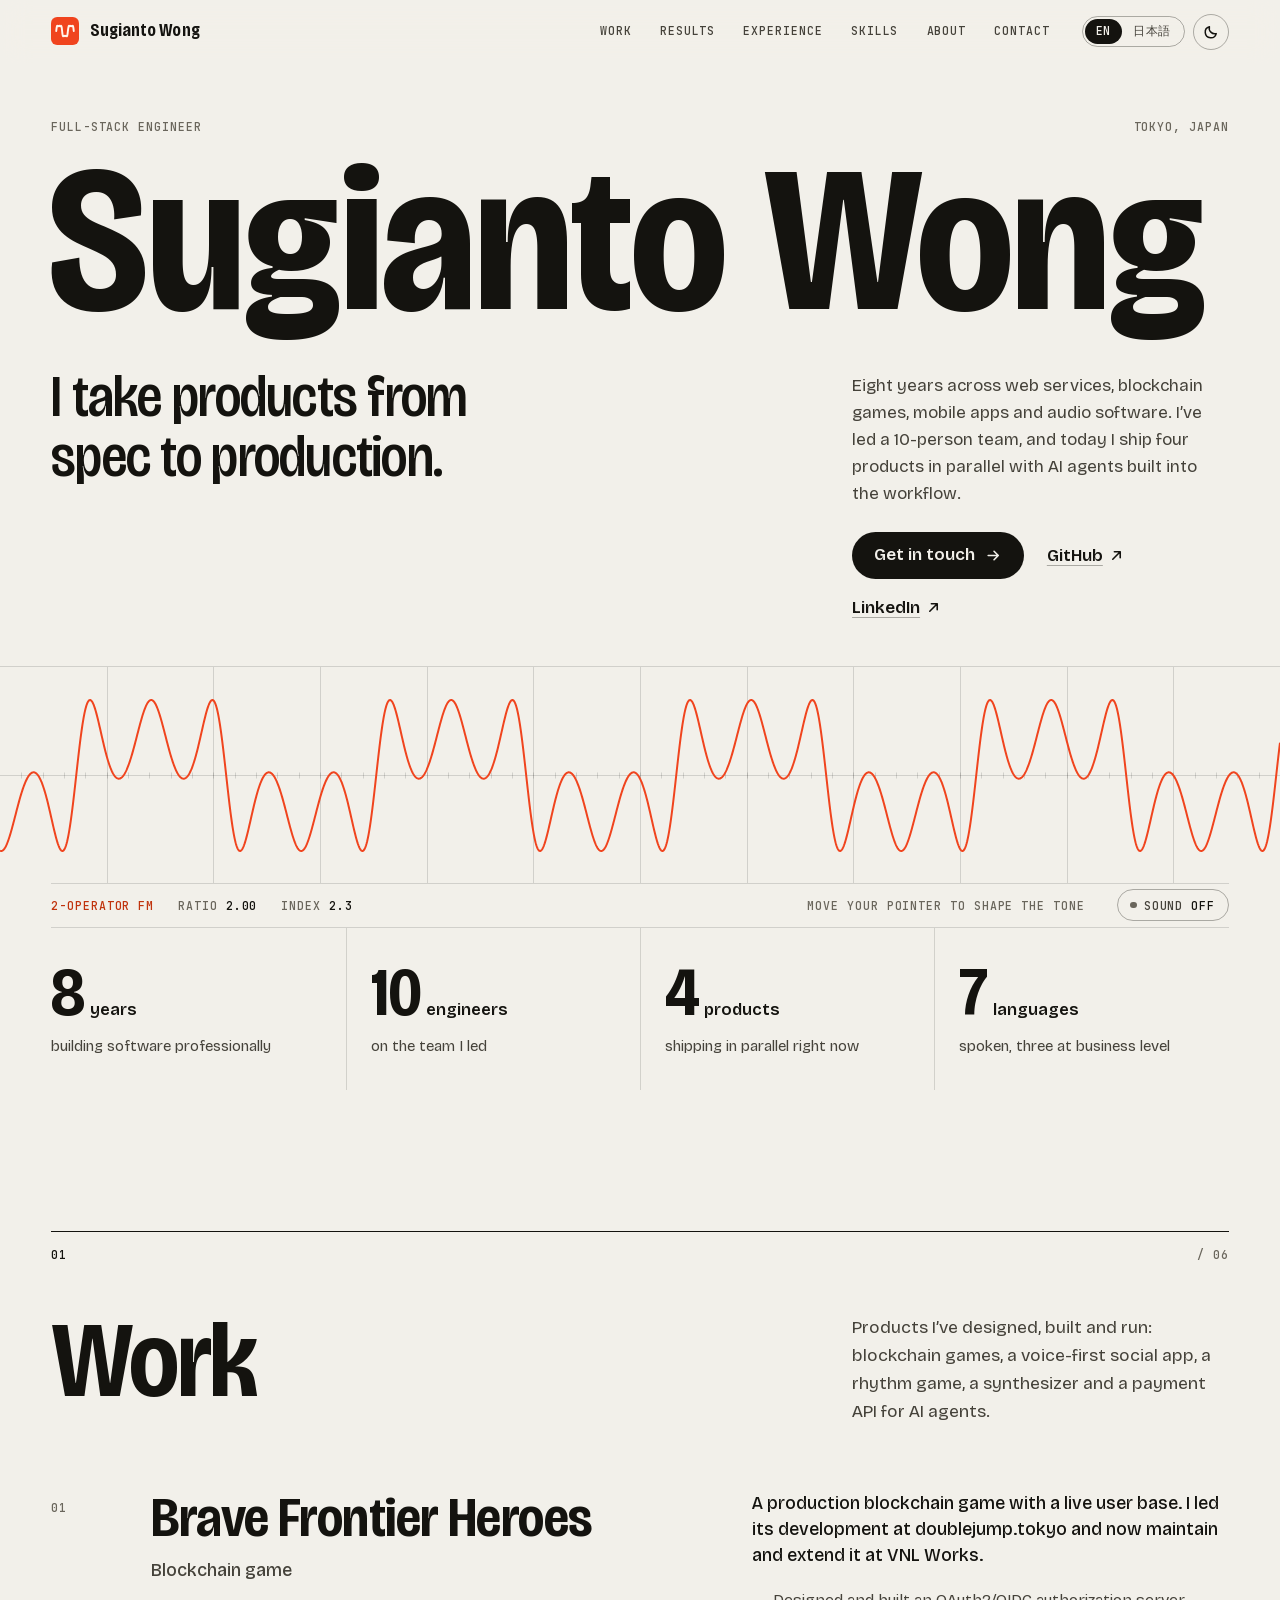
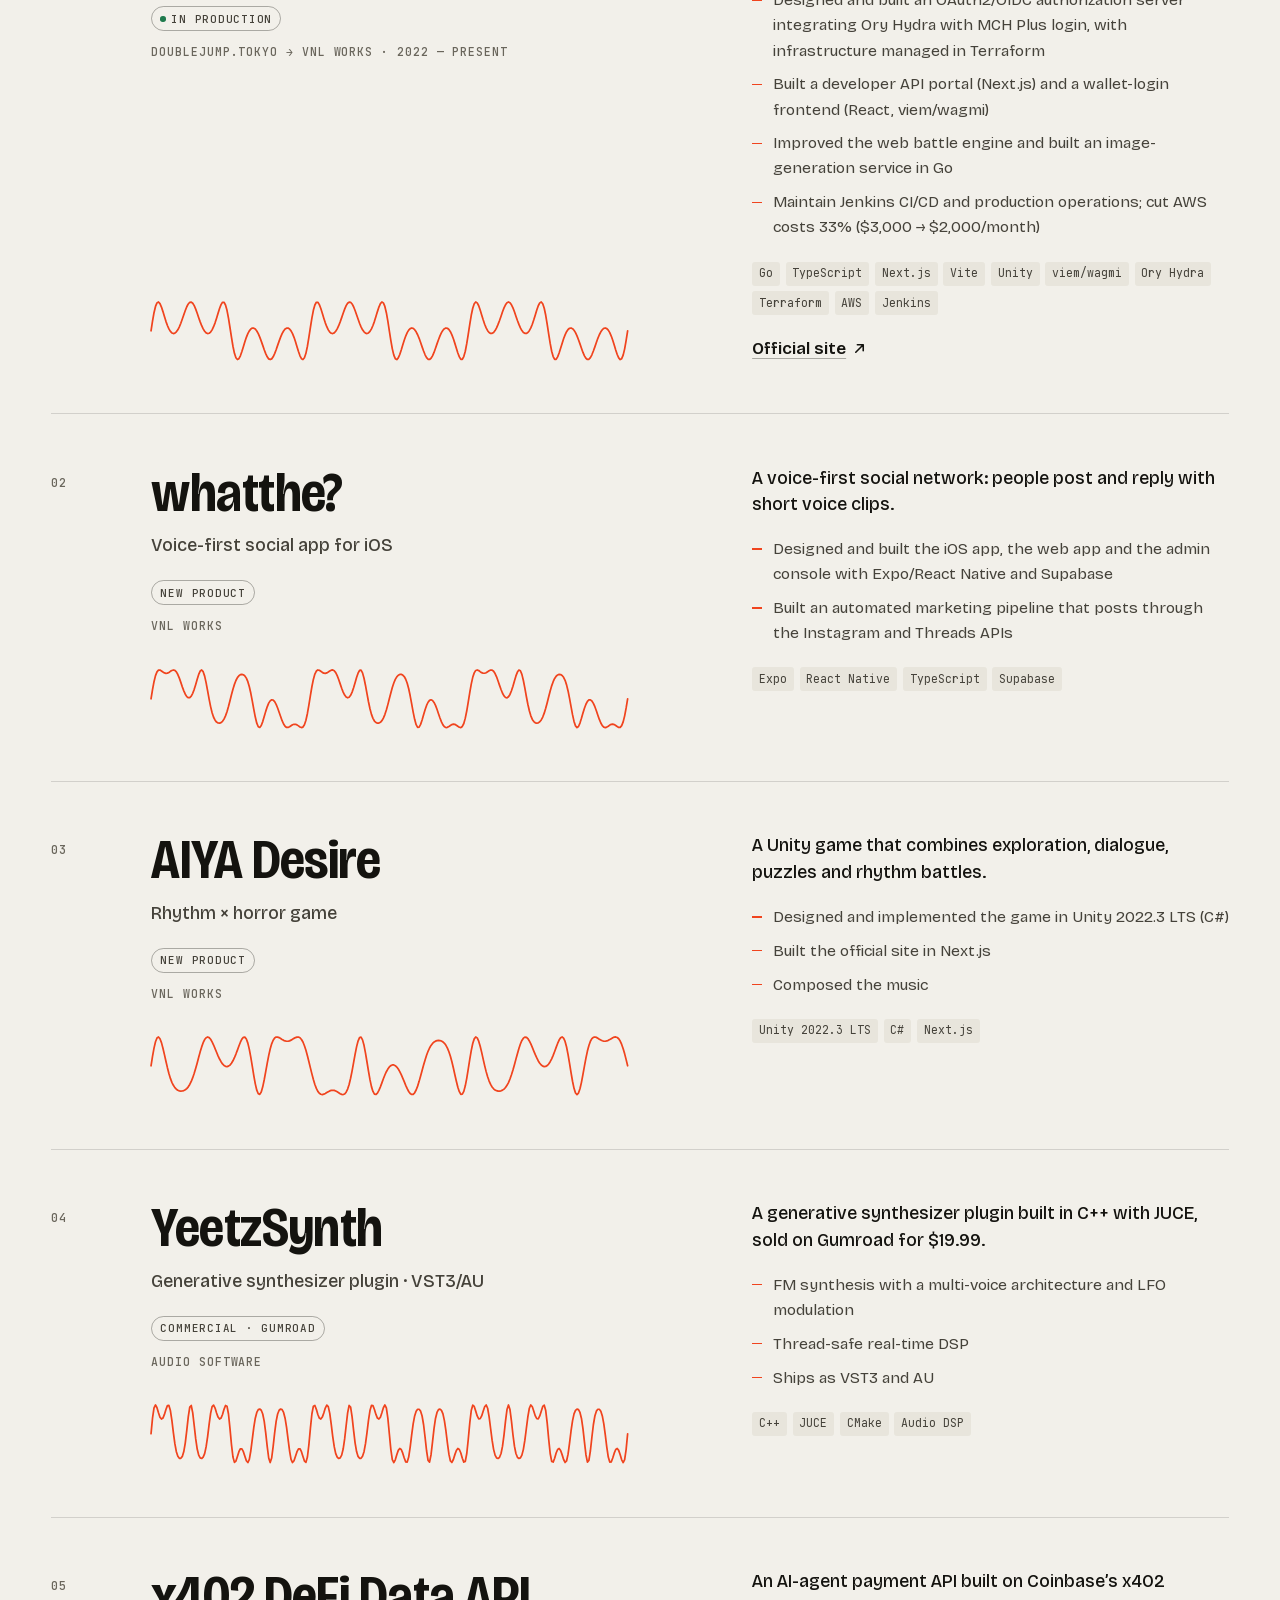
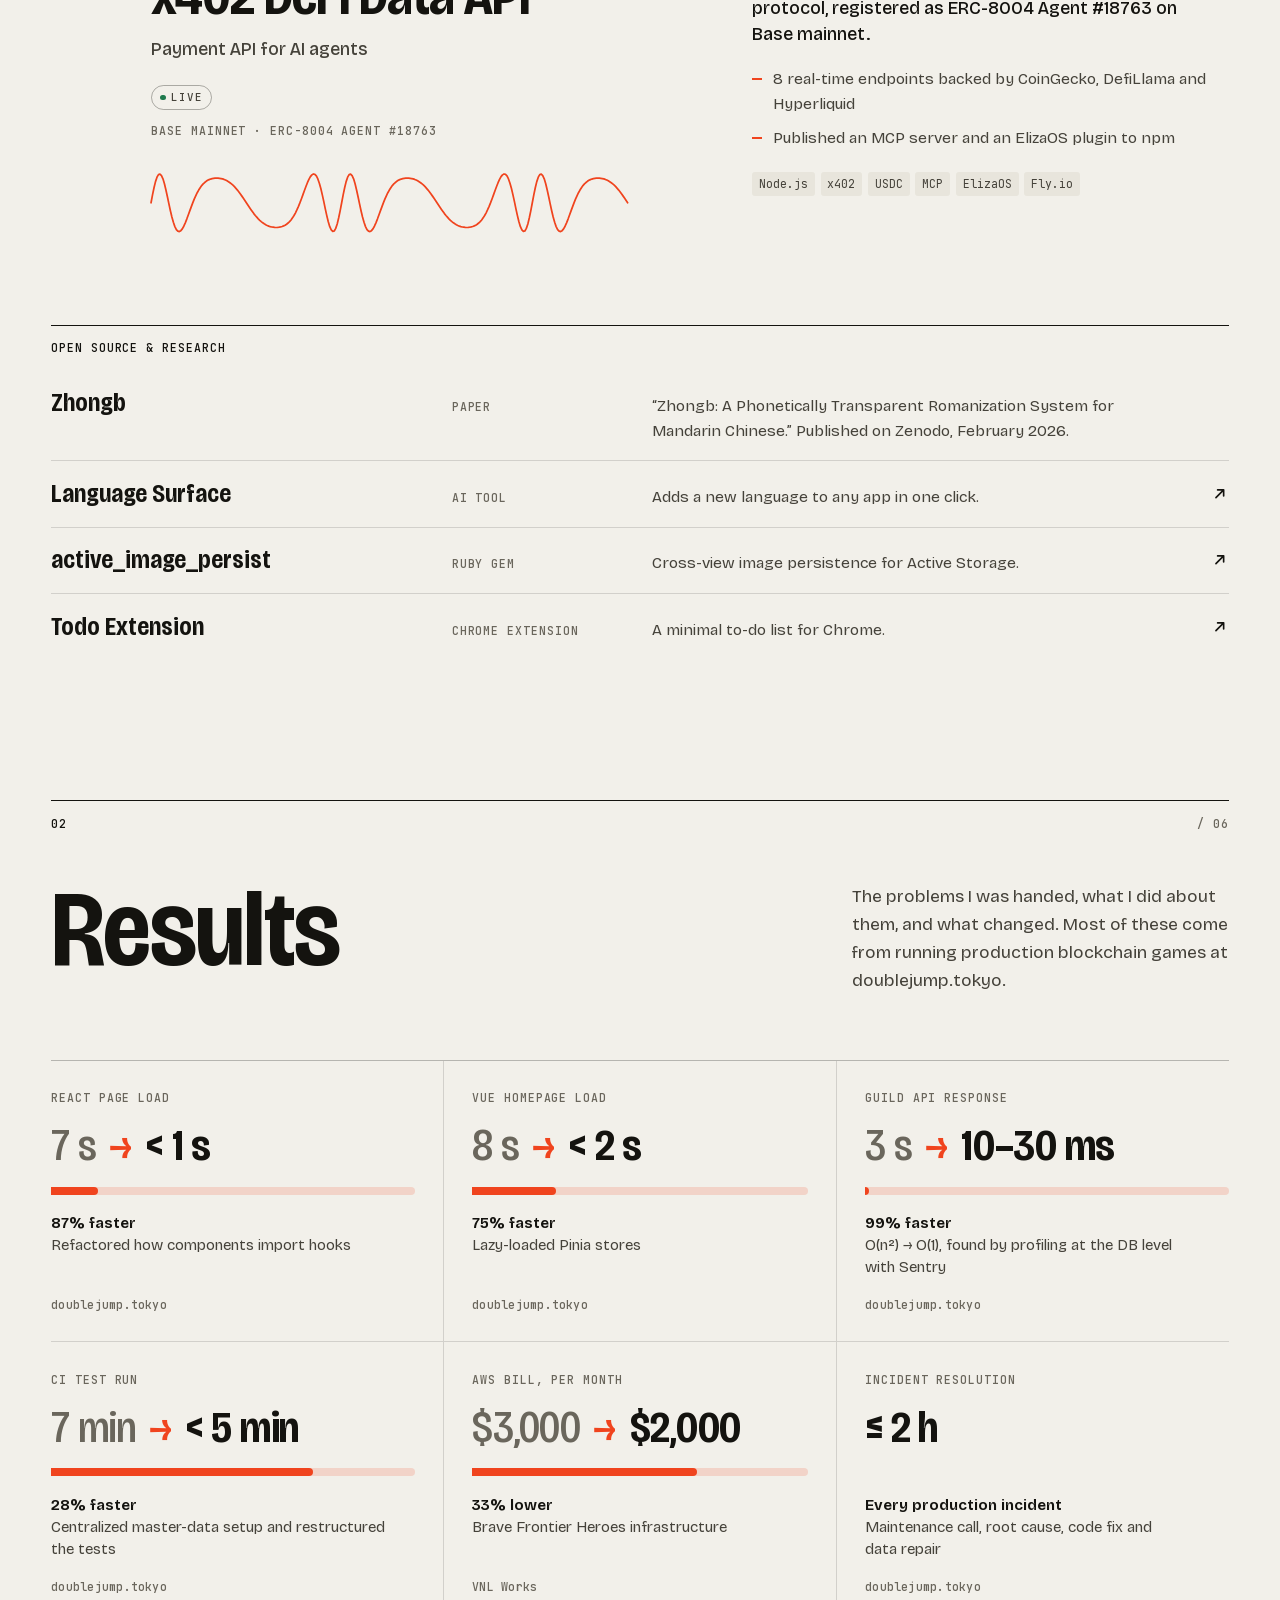
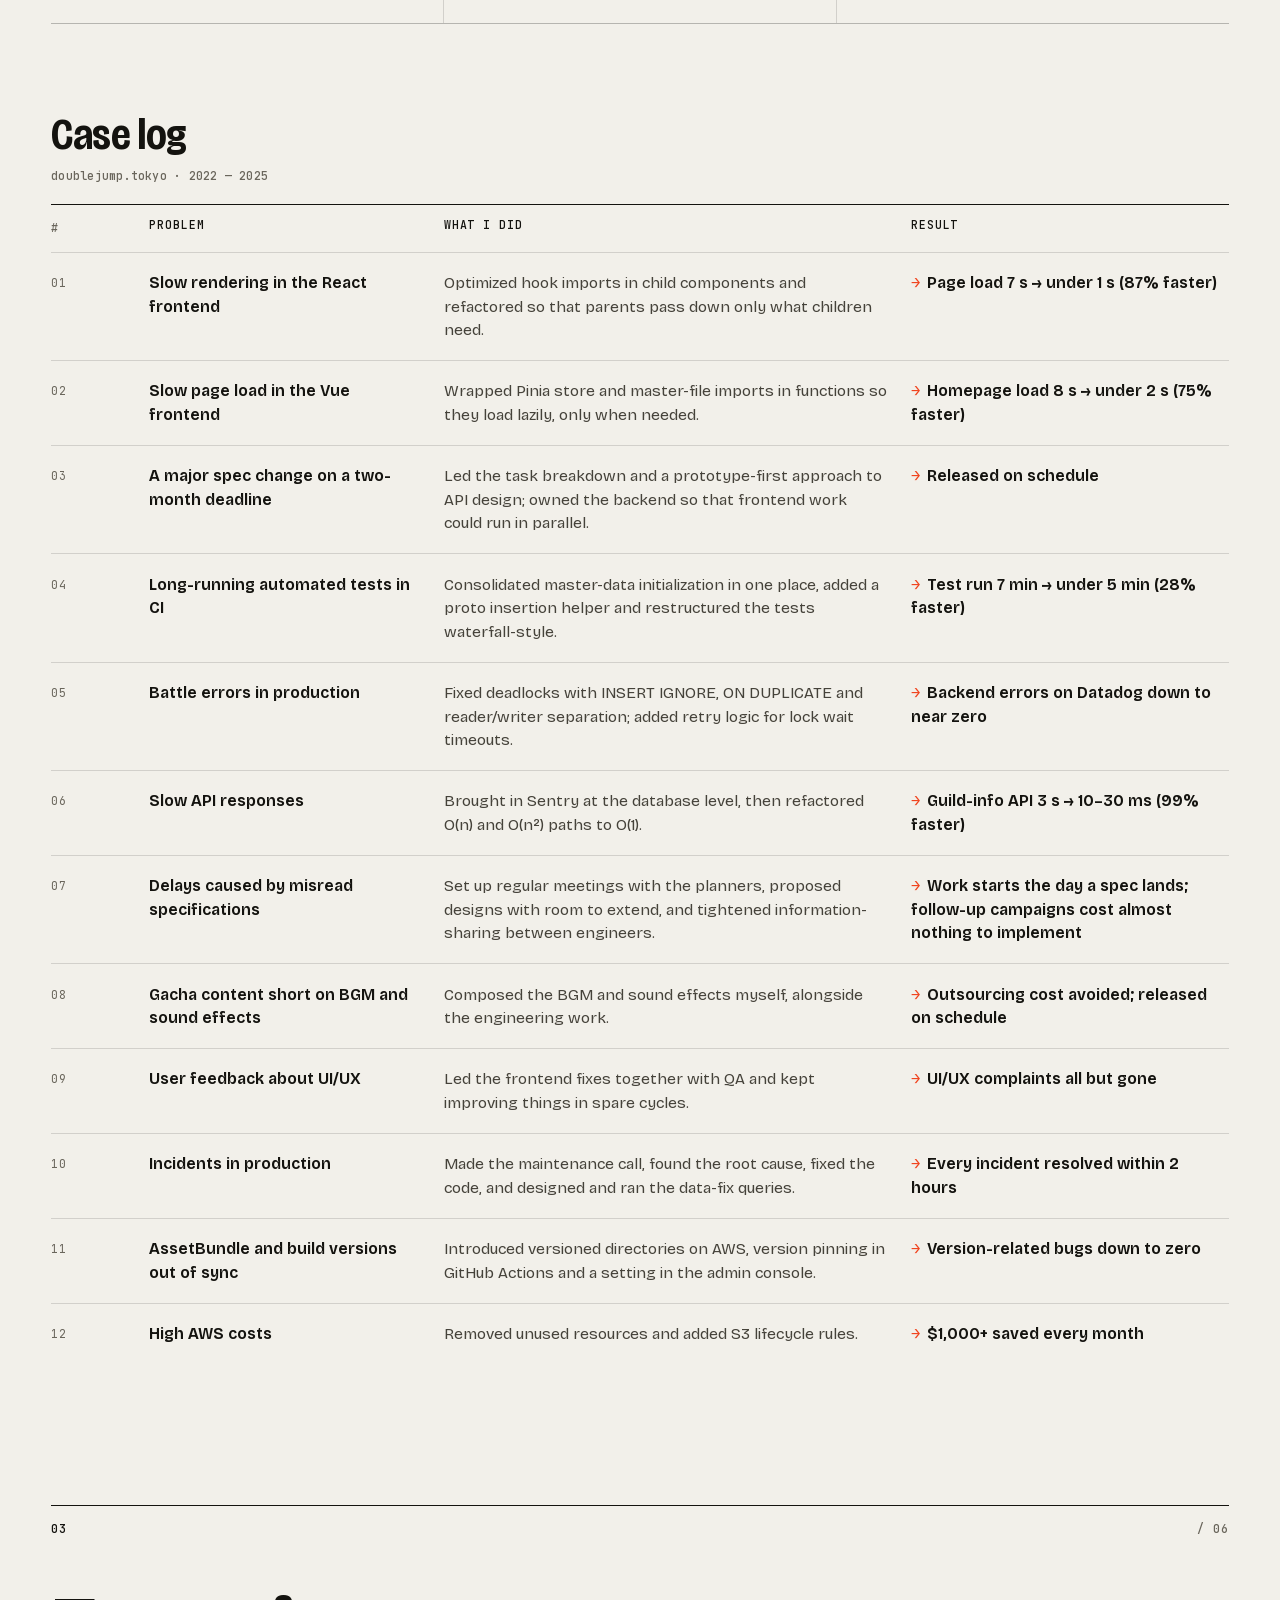
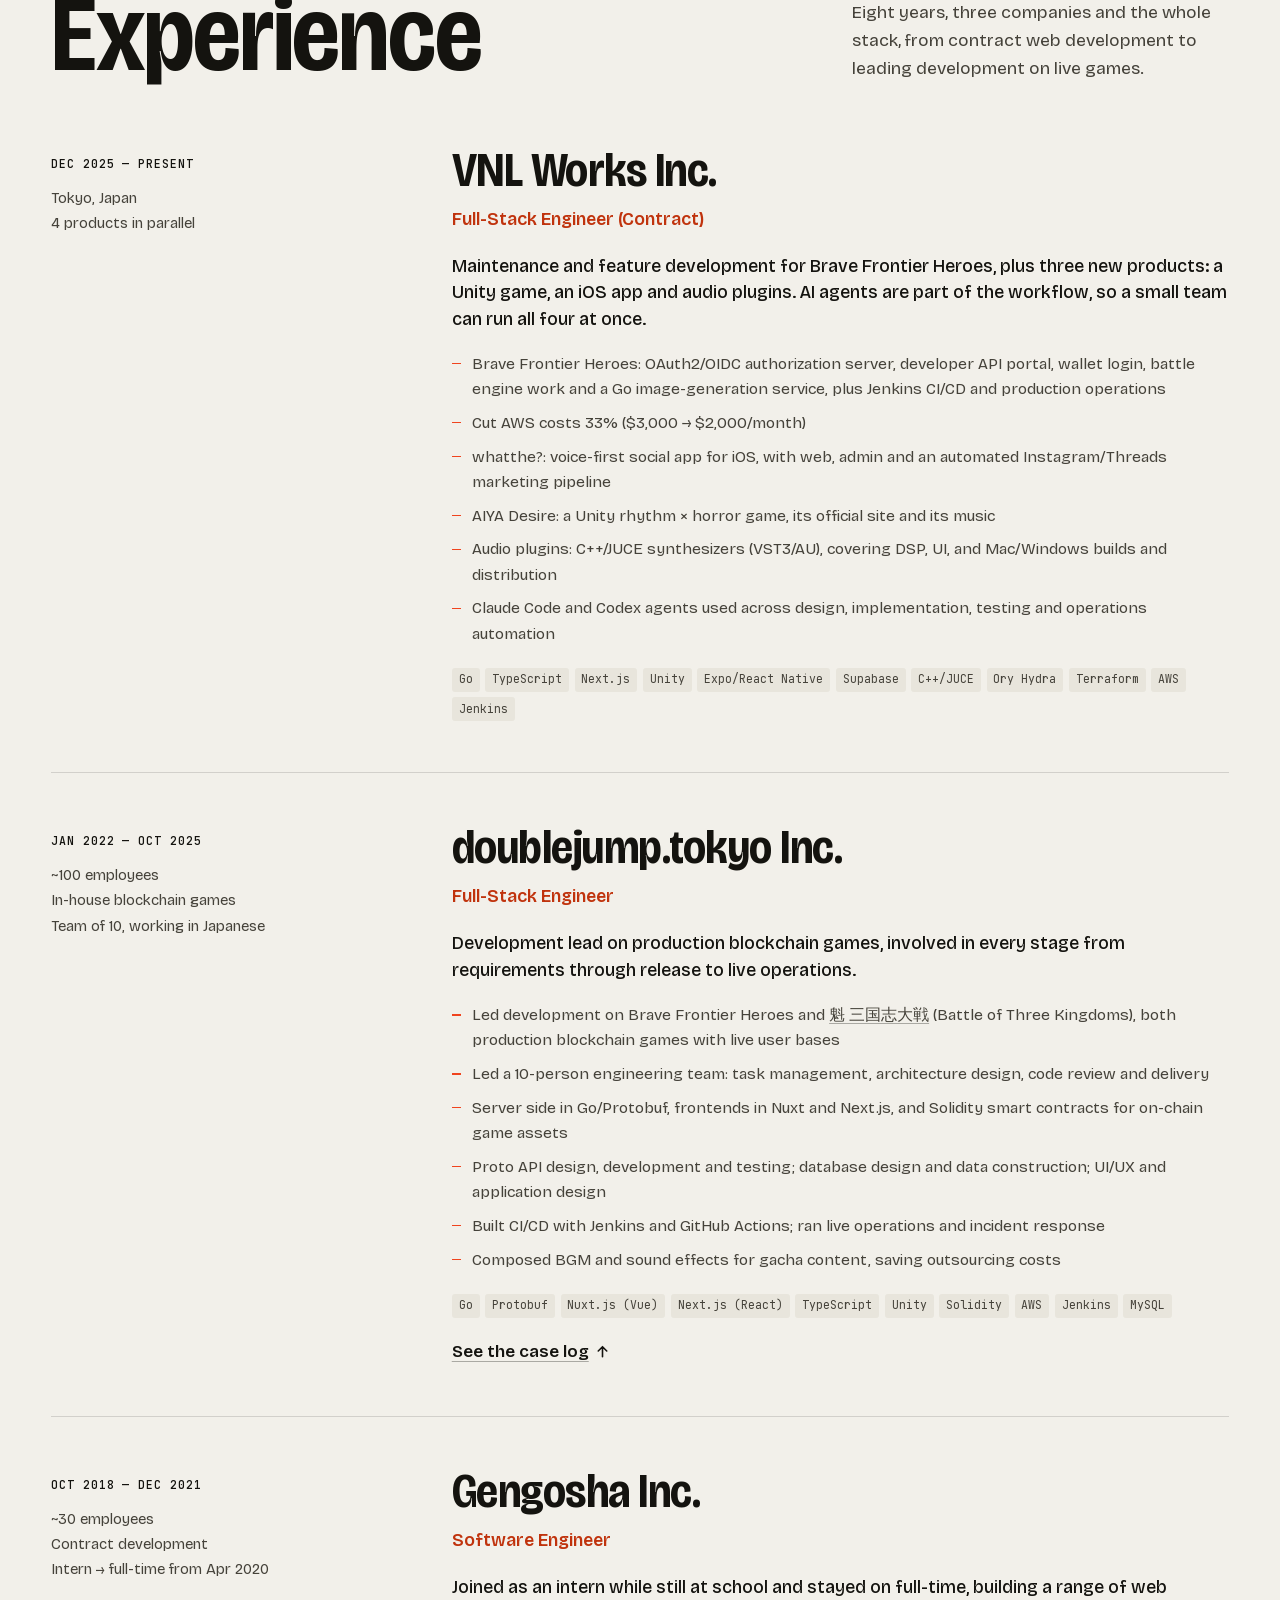
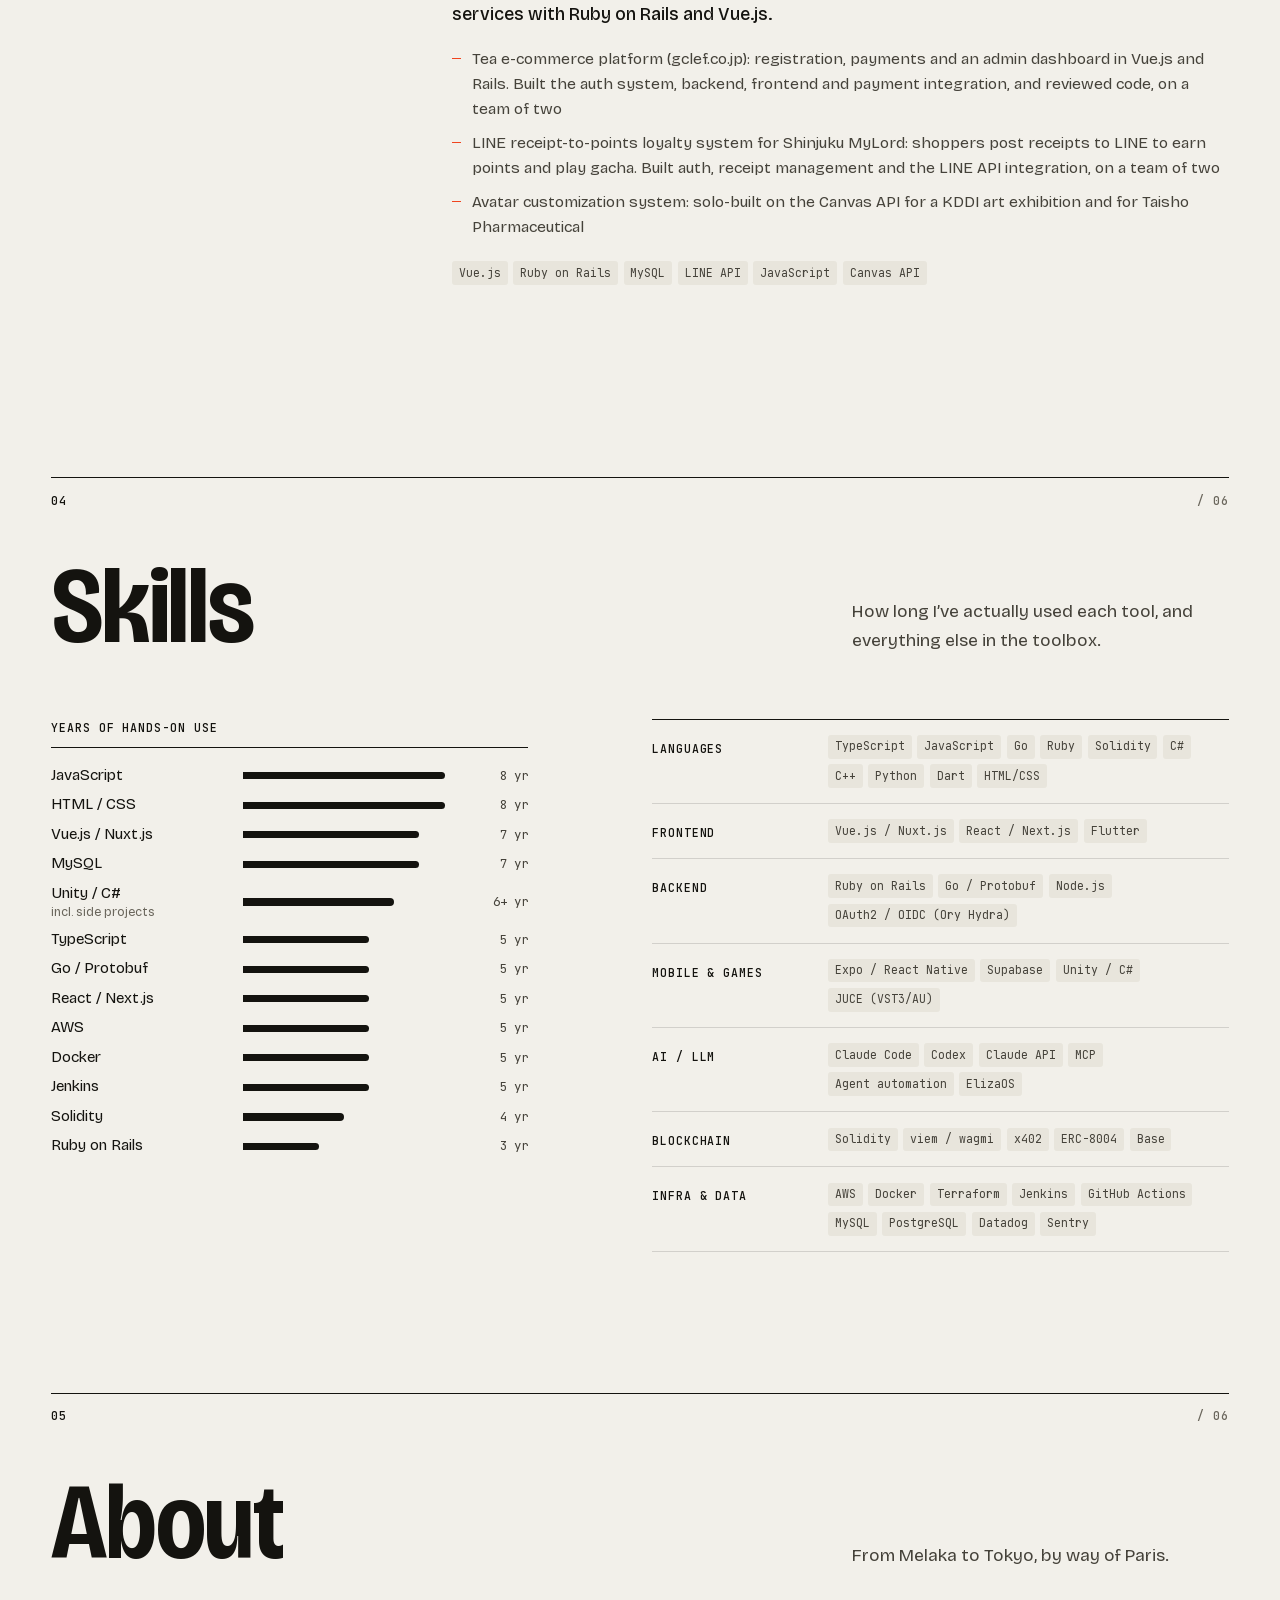
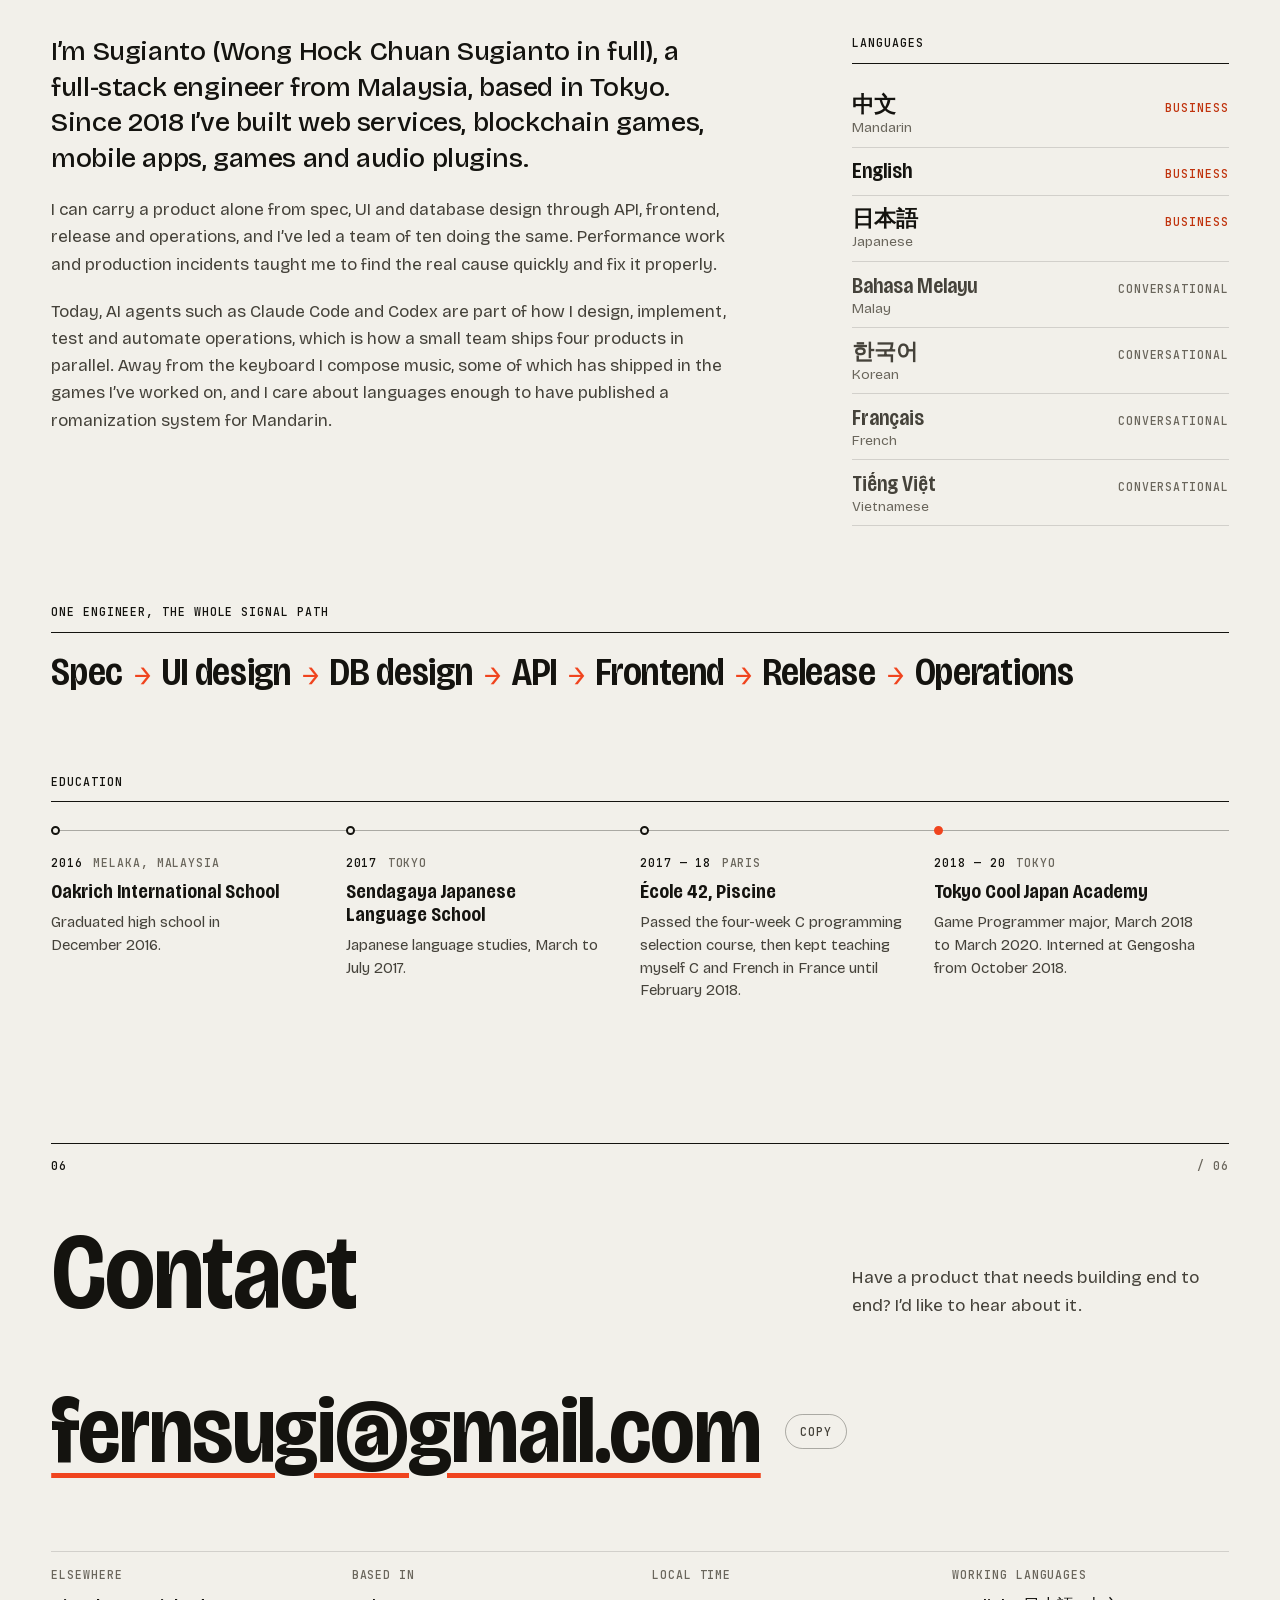
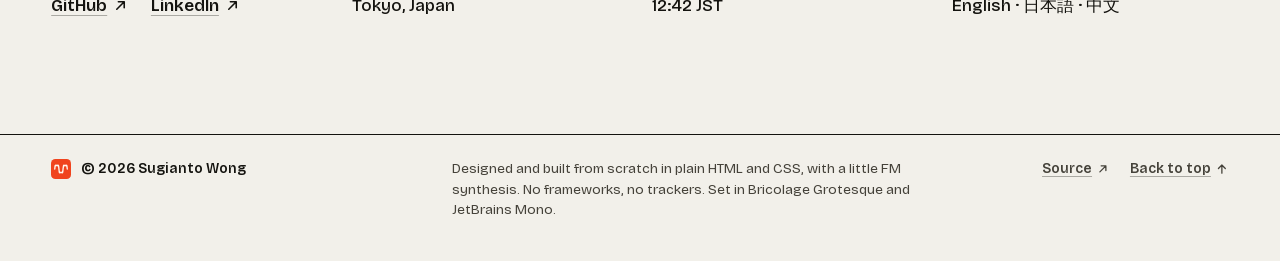
<file: index.html>
<!DOCTYPE html>
<!-- Generated by build.mjs from src/content.mjs. Edit the content there, then run: node build.mjs -->
<html lang="en">
<head>
<meta charset="utf-8">
<meta name="viewport" content="width=device-width, initial-scale=1">
<title>Sugianto Wong — Full-Stack Engineer in Tokyo</title>
<meta name="description" content="Full-stack engineer with 8 years across web services, blockchain games, mobile apps and audio software. Based in Tokyo. Owns products end to end, from spec to operations.">
<meta name="author" content="Sugianto Wong">
<link rel="canonical" href="https://fernsugi.github.io/">
<link rel="alternate" hreflang="en" href="https://fernsugi.github.io/">
<link rel="alternate" hreflang="ja" href="https://fernsugi.github.io/ja/">
<link rel="alternate" hreflang="x-default" href="https://fernsugi.github.io/">
<meta name="color-scheme" content="light dark">
<meta name="theme-color" content="#f2f0ea" media="(prefers-color-scheme: light)">
<meta name="theme-color" content="#11100d" media="(prefers-color-scheme: dark)">
<meta property="og:type" content="profile">
<meta property="og:site_name" content="Sugianto Wong">
<meta property="og:title" content="Sugianto Wong — Full-Stack Engineer in Tokyo">
<meta property="og:description" content="Full-stack engineer with 8 years across web services, blockchain games, mobile apps and audio software. Based in Tokyo. Owns products end to end, from spec to operations.">
<meta property="og:url" content="https://fernsugi.github.io/">
<meta property="og:locale" content="en_US">
<meta property="og:locale:alternate" content="ja_JP">
<meta property="og:image" content="https://fernsugi.github.io/assets/og.png">
<meta property="og:image:width" content="1200">
<meta property="og:image:height" content="630">
<meta property="og:image:alt" content="Sugianto Wong — Full-Stack Engineer">
<meta name="twitter:card" content="summary_large_image">
<link rel="icon" href="favicon.ico" sizes="32x32">
<link rel="icon" href="favicon.svg" type="image/svg+xml">
<link rel="apple-touch-icon" href="apple-touch-icon.png">
<link rel="preload" href="assets/fonts/bricolage-display.woff2" as="font" type="font/woff2" crossorigin>
<link rel="preload" href="assets/fonts/bricolage-text.woff2" as="font" type="font/woff2" crossorigin>
<link rel="stylesheet" href="assets/site.css?v=30638429">
<script>(function(d){var e=d.documentElement;e.className='js';try{var t=localStorage.getItem('theme');if(t==='light'||t==='dark')e.setAttribute('data-theme',t)}catch(_){}})(document)</script>
<script src="assets/site.js?v=30638429" defer></script>
<script type="application/ld+json">{"@context":"https://schema.org","@type":"Person","name":"Sugianto Wong","alternateName":"Wong Hock Chuan Sugianto","jobTitle":"Full-Stack Engineer","description":"Full-stack engineer with 8 years across web services, blockchain games, mobile apps and audio software. Based in Tokyo. Owns products end to end, from spec to operations.","url":"https://fernsugi.github.io/","address":{"@type":"PostalAddress","addressLocality":"Tokyo","addressCountry":"JP"},"knowsLanguage":["zh","en","ja","ms","ko","fr","vi"],"sameAs":["https://github.com/fernsugi","https://www.linkedin.com/in/sugianto-wong-44b232172/"]}</script>
</head>
<body>
<a class="skip" href="#main">Skip to content</a>
<header class="site-head" data-head>
  <div class="wrap head-in">
    <a class="brand" href="#top"><svg class="mark" viewBox="0 0 32 32" aria-hidden="true"><rect width="32" height="32" rx="7" fill="var(--accent, #f0441e)"/><path d="M0.0 7.0L0.4 3.4L0.8 1.4L1.3 1.0L1.7 1.4L2.1 1.7L2.5 1.5L2.9 1.2L3.3 1.0L3.8 1.2L4.2 1.5L4.6 1.7L5.0 1.4L5.4 1.0L5.8 1.4L6.3 3.4L6.7 7.0L7.1 10.6L7.5 12.6L7.9 13.0L8.3 12.6L8.8 12.3L9.2 12.5L9.6 12.8L10.0 13.0L10.4 12.8L10.8 12.5L11.3 12.3L11.7 12.6L12.1 13.0L12.5 12.6L12.9 10.6L13.3 7.0L13.8 3.4L14.2 1.4L14.6 1.0L15.0 1.4L15.4 1.7L15.8 1.5L16.3 1.2L16.7 1.0L17.1 1.2L17.5 1.5L17.9 1.7L18.3 1.4L18.8 1.0L19.2 1.4L19.6 3.4L20.0 7.0" transform="translate(6 9)" fill="none" stroke="var(--seal-ink, #fff6ee)" stroke-width="2.2" stroke-linecap="round" stroke-linejoin="round"/></svg><span>Sugianto Wong</span></a>
    <nav class="nav" id="nav" aria-label="Sections"><ul><li><a href="#work">Work</a></li><li><a href="#results">Results</a></li><li><a href="#experience">Experience</a></li><li><a href="#skills">Skills</a></li><li><a href="#about">About</a></li><li><a href="#contact">Contact</a></li></ul></nav>
    <div class="tools">
      <div class="lang" role="group" aria-label="Language"><a href="#top" lang="en" aria-current="true">EN</a><a href="ja/" lang="ja" hreflang="ja" data-lang-link>日本語</a></div>
      <button type="button" class="icon-btn" data-theme-toggle aria-label="Switch to dark theme" data-to-dark="Switch to dark theme" data-to-light="Switch to light theme"><svg class="ico ico-sun" viewBox="0 0 16 16" aria-hidden="true"><circle cx="8" cy="8" r="2.75"/><path d="M8 1.5v1.75M8 12.75v1.75M1.5 8h1.75M12.75 8h1.75M3.4 3.4l1.25 1.25M11.35 11.35l1.25 1.25M3.4 12.6l1.25-1.25M11.35 4.65l1.25-1.25"/></svg><svg class="ico ico-moon" viewBox="0 0 16 16" aria-hidden="true"><path d="M13.25 9.6A5.6 5.6 0 0 1 6.4 2.75a5.6 5.6 0 1 0 6.85 6.85Z"/></svg></button>
      <button type="button" class="icon-btn menu-btn" data-menu aria-expanded="false" aria-controls="nav" aria-label="Menu"><svg class="ico" viewBox="0 0 16 16" aria-hidden="true"><path class="menu-a" d="M2.5 5.5h11"/><path class="menu-b" d="M2.5 10.5h11"/></svg></button>
    </div>
  </div>
</header>
<main id="main">
  <section class="hero" id="top" data-hero aria-labelledby="hero-name">
    <div class="wrap">
      <p class="hero-meta"><span class="label">Full-Stack Engineer</span><span class="label">Tokyo, Japan</span></p>
      <h1 class="hero-name" id="hero-name"><span>Sugianto</span> <span>Wong</span></h1>
      <div class="hero-grid">
        <p class="hero-lede">I take products from spec to production.</p>
        <div class="hero-side">
          <p class="hero-sub">Eight years across web services, blockchain games, mobile apps and audio software. I’ve led a 10-person team, and today I ship four products in parallel with AI agents built into the workflow.</p>
          <p class="hero-cta">
            <a class="btn" href="#contact">Get in touch<svg class="ico" viewBox="0 0 16 16" aria-hidden="true"><path d="M3 8h9.5M8.5 4l4 4-4 4"/></svg></a>
            <a class="link-ext" href="https://github.com/fernsugi" rel="me noopener">GitHub<svg class="ico" viewBox="0 0 16 16" aria-hidden="true"><path d="M4.5 11.5l7-7M6 4.5h5.5V10"/></svg></a>
            <a class="link-ext" href="https://www.linkedin.com/in/sugianto-wong-44b232172/" rel="me noopener">LinkedIn<svg class="ico" viewBox="0 0 16 16" aria-hidden="true"><path d="M4.5 11.5l7-7M6 4.5h5.5V10"/></svg></a>
          </p>
        </div>
      </div>
    </div>
    <div class="scope" data-scope>
      <svg class="scope-fallback" viewBox="0 0 1440 200" preserveAspectRatio="xMinYMid slice" aria-hidden="true"><path d="M0.0 100.0L2.0 85.8L4.0 72.3L6.0 59.9L8.0 49.0L10.0 40.2L12.0 33.4L14.0 28.9L16.0 26.5L18.0 26.1L20.0 27.3L22.0 29.8L24.0 33.4L26.0 37.7L28.0 42.2L30.0 46.8L32.0 51.3L34.0 55.3L36.0 58.8L38.0 61.6L40.0 63.6L42.0 64.9L44.0 65.4L46.0 65.1L48.0 64.0L50.0 62.2L52.0 59.8L54.0 56.8L56.0 53.3L58.0 49.5L60.0 45.5L62.0 41.5L64.0 37.7L66.0 34.2L68.0 31.1L70.0 28.7L72.0 27.0L74.0 26.1L76.0 26.1L78.0 27.0L80.0 28.7L82.0 31.1L84.0 34.2L86.0 37.7L88.0 41.5L90.0 45.5L92.0 49.5L94.0 53.3L96.0 56.8L98.0 59.8L100.0 62.2L102.0 64.0L104.0 65.1L106.0 65.4L108.0 64.9L110.0 63.6L112.0 61.6L114.0 58.8L116.0 55.3L118.0 51.3L120.0 46.8L122.0 42.2L124.0 37.7L126.0 33.4L128.0 29.8L130.0 27.3L132.0 26.1L134.0 26.5L136.0 28.9L138.0 33.4L140.0 40.2L142.0 49.0L144.0 59.9L146.0 72.3L148.0 85.8L150.0 100.0L152.0 114.2L154.0 127.7L156.0 140.1L158.0 151.0L160.0 159.8L162.0 166.6L164.0 171.1L166.0 173.5L168.0 173.9L170.0 172.7L172.0 170.2L174.0 166.6L176.0 162.3L178.0 157.8L180.0 153.2L182.0 148.7L184.0 144.7L186.0 141.2L188.0 138.4L190.0 136.4L192.0 135.1L194.0 134.6L196.0 134.9L198.0 136.0L200.0 137.8L202.0 140.2L204.0 143.2L206.0 146.7L208.0 150.5L210.0 154.5L212.0 158.5L214.0 162.3L216.0 165.8L218.0 168.9L220.0 171.3L222.0 173.0L224.0 173.9L226.0 173.9L228.0 173.0L230.0 171.3L232.0 168.9L234.0 165.8L236.0 162.3L238.0 158.5L240.0 154.5L242.0 150.5L244.0 146.7L246.0 143.2L248.0 140.2L250.0 137.8L252.0 136.0L254.0 134.9L256.0 134.6L258.0 135.1L260.0 136.4L262.0 138.4L264.0 141.2L266.0 144.7L268.0 148.7L270.0 153.2L272.0 157.8L274.0 162.3L276.0 166.6L278.0 170.2L280.0 172.7L282.0 173.9L284.0 173.5L286.0 171.1L288.0 166.6L290.0 159.8L292.0 151.0L294.0 140.1L296.0 127.7L298.0 114.2L300.0 100.0L302.0 85.8L304.0 72.3L306.0 59.9L308.0 49.0L310.0 40.2L312.0 33.4L314.0 28.9L316.0 26.5L318.0 26.1L320.0 27.3L322.0 29.8L324.0 33.4L326.0 37.7L328.0 42.2L330.0 46.8L332.0 51.3L334.0 55.3L336.0 58.8L338.0 61.6L340.0 63.6L342.0 64.9L344.0 65.4L346.0 65.1L348.0 64.0L350.0 62.2L352.0 59.8L354.0 56.8L356.0 53.3L358.0 49.5L360.0 45.5L362.0 41.5L364.0 37.7L366.0 34.2L368.0 31.1L370.0 28.7L372.0 27.0L374.0 26.1L376.0 26.1L378.0 27.0L380.0 28.7L382.0 31.1L384.0 34.2L386.0 37.7L388.0 41.5L390.0 45.5L392.0 49.5L394.0 53.3L396.0 56.8L398.0 59.8L400.0 62.2L402.0 64.0L404.0 65.1L406.0 65.4L408.0 64.9L410.0 63.6L412.0 61.6L414.0 58.8L416.0 55.3L418.0 51.3L420.0 46.8L422.0 42.2L424.0 37.7L426.0 33.4L428.0 29.8L430.0 27.3L432.0 26.1L434.0 26.5L436.0 28.9L438.0 33.4L440.0 40.2L442.0 49.0L444.0 59.9L446.0 72.3L448.0 85.8L450.0 100.0L452.0 114.2L454.0 127.7L456.0 140.1L458.0 151.0L460.0 159.8L462.0 166.6L464.0 171.1L466.0 173.5L468.0 173.9L470.0 172.7L472.0 170.2L474.0 166.6L476.0 162.3L478.0 157.8L480.0 153.2L482.0 148.7L484.0 144.7L486.0 141.2L488.0 138.4L490.0 136.4L492.0 135.1L494.0 134.6L496.0 134.9L498.0 136.0L500.0 137.8L502.0 140.2L504.0 143.2L506.0 146.7L508.0 150.5L510.0 154.5L512.0 158.5L514.0 162.3L516.0 165.8L518.0 168.9L520.0 171.3L522.0 173.0L524.0 173.9L526.0 173.9L528.0 173.0L530.0 171.3L532.0 168.9L534.0 165.8L536.0 162.3L538.0 158.5L540.0 154.5L542.0 150.5L544.0 146.7L546.0 143.2L548.0 140.2L550.0 137.8L552.0 136.0L554.0 134.9L556.0 134.6L558.0 135.1L560.0 136.4L562.0 138.4L564.0 141.2L566.0 144.7L568.0 148.7L570.0 153.2L572.0 157.8L574.0 162.3L576.0 166.6L578.0 170.2L580.0 172.7L582.0 173.9L584.0 173.5L586.0 171.1L588.0 166.6L590.0 159.8L592.0 151.0L594.0 140.1L596.0 127.7L598.0 114.2L600.0 100.0L602.0 85.8L604.0 72.3L606.0 59.9L608.0 49.0L610.0 40.2L612.0 33.4L614.0 28.9L616.0 26.5L618.0 26.1L620.0 27.3L622.0 29.8L624.0 33.4L626.0 37.7L628.0 42.2L630.0 46.8L632.0 51.3L634.0 55.3L636.0 58.8L638.0 61.6L640.0 63.6L642.0 64.9L644.0 65.4L646.0 65.1L648.0 64.0L650.0 62.2L652.0 59.8L654.0 56.8L656.0 53.3L658.0 49.5L660.0 45.5L662.0 41.5L664.0 37.7L666.0 34.2L668.0 31.1L670.0 28.7L672.0 27.0L674.0 26.1L676.0 26.1L678.0 27.0L680.0 28.7L682.0 31.1L684.0 34.2L686.0 37.7L688.0 41.5L690.0 45.5L692.0 49.5L694.0 53.3L696.0 56.8L698.0 59.8L700.0 62.2L702.0 64.0L704.0 65.1L706.0 65.4L708.0 64.9L710.0 63.6L712.0 61.6L714.0 58.8L716.0 55.3L718.0 51.3L720.0 46.8L722.0 42.2L724.0 37.7L726.0 33.4L728.0 29.8L730.0 27.3L732.0 26.1L734.0 26.5L736.0 28.9L738.0 33.4L740.0 40.2L742.0 49.0L744.0 59.9L746.0 72.3L748.0 85.8L750.0 100.0L752.0 114.2L754.0 127.7L756.0 140.1L758.0 151.0L760.0 159.8L762.0 166.6L764.0 171.1L766.0 173.5L768.0 173.9L770.0 172.7L772.0 170.2L774.0 166.6L776.0 162.3L778.0 157.8L780.0 153.2L782.0 148.7L784.0 144.7L786.0 141.2L788.0 138.4L790.0 136.4L792.0 135.1L794.0 134.6L796.0 134.9L798.0 136.0L800.0 137.8L802.0 140.2L804.0 143.2L806.0 146.7L808.0 150.5L810.0 154.5L812.0 158.5L814.0 162.3L816.0 165.8L818.0 168.9L820.0 171.3L822.0 173.0L824.0 173.9L826.0 173.9L828.0 173.0L830.0 171.3L832.0 168.9L834.0 165.8L836.0 162.3L838.0 158.5L840.0 154.5L842.0 150.5L844.0 146.7L846.0 143.2L848.0 140.2L850.0 137.8L852.0 136.0L854.0 134.9L856.0 134.6L858.0 135.1L860.0 136.4L862.0 138.4L864.0 141.2L866.0 144.7L868.0 148.7L870.0 153.2L872.0 157.8L874.0 162.3L876.0 166.6L878.0 170.2L880.0 172.7L882.0 173.9L884.0 173.5L886.0 171.1L888.0 166.6L890.0 159.8L892.0 151.0L894.0 140.1L896.0 127.7L898.0 114.2L900.0 100.0L902.0 85.8L904.0 72.3L906.0 59.9L908.0 49.0L910.0 40.2L912.0 33.4L914.0 28.9L916.0 26.5L918.0 26.1L920.0 27.3L922.0 29.8L924.0 33.4L926.0 37.7L928.0 42.2L930.0 46.8L932.0 51.3L934.0 55.3L936.0 58.8L938.0 61.6L940.0 63.6L942.0 64.9L944.0 65.4L946.0 65.1L948.0 64.0L950.0 62.2L952.0 59.8L954.0 56.8L956.0 53.3L958.0 49.5L960.0 45.5L962.0 41.5L964.0 37.7L966.0 34.2L968.0 31.1L970.0 28.7L972.0 27.0L974.0 26.1L976.0 26.1L978.0 27.0L980.0 28.7L982.0 31.1L984.0 34.2L986.0 37.7L988.0 41.5L990.0 45.5L992.0 49.5L994.0 53.3L996.0 56.8L998.0 59.8L1000.0 62.2L1002.0 64.0L1004.0 65.1L1006.0 65.4L1008.0 64.9L1010.0 63.6L1012.0 61.6L1014.0 58.8L1016.0 55.3L1018.0 51.3L1020.0 46.8L1022.0 42.2L1024.0 37.7L1026.0 33.4L1028.0 29.8L1030.0 27.3L1032.0 26.1L1034.0 26.5L1036.0 28.9L1038.0 33.4L1040.0 40.2L1042.0 49.0L1044.0 59.9L1046.0 72.3L1048.0 85.8L1050.0 100.0L1052.0 114.2L1054.0 127.7L1056.0 140.1L1058.0 151.0L1060.0 159.8L1062.0 166.6L1064.0 171.1L1066.0 173.5L1068.0 173.9L1070.0 172.7L1072.0 170.2L1074.0 166.6L1076.0 162.3L1078.0 157.8L1080.0 153.2L1082.0 148.7L1084.0 144.7L1086.0 141.2L1088.0 138.4L1090.0 136.4L1092.0 135.1L1094.0 134.6L1096.0 134.9L1098.0 136.0L1100.0 137.8L1102.0 140.2L1104.0 143.2L1106.0 146.7L1108.0 150.5L1110.0 154.5L1112.0 158.5L1114.0 162.3L1116.0 165.8L1118.0 168.9L1120.0 171.3L1122.0 173.0L1124.0 173.9L1126.0 173.9L1128.0 173.0L1130.0 171.3L1132.0 168.9L1134.0 165.8L1136.0 162.3L1138.0 158.5L1140.0 154.5L1142.0 150.5L1144.0 146.7L1146.0 143.2L1148.0 140.2L1150.0 137.8L1152.0 136.0L1154.0 134.9L1156.0 134.6L1158.0 135.1L1160.0 136.4L1162.0 138.4L1164.0 141.2L1166.0 144.7L1168.0 148.7L1170.0 153.2L1172.0 157.8L1174.0 162.3L1176.0 166.6L1178.0 170.2L1180.0 172.7L1182.0 173.9L1184.0 173.5L1186.0 171.1L1188.0 166.6L1190.0 159.8L1192.0 151.0L1194.0 140.1L1196.0 127.7L1198.0 114.2L1200.0 100.0L1202.0 85.8L1204.0 72.3L1206.0 59.9L1208.0 49.0L1210.0 40.2L1212.0 33.4L1214.0 28.9L1216.0 26.5L1218.0 26.1L1220.0 27.3L1222.0 29.8L1224.0 33.4L1226.0 37.7L1228.0 42.2L1230.0 46.8L1232.0 51.3L1234.0 55.3L1236.0 58.8L1238.0 61.6L1240.0 63.6L1242.0 64.9L1244.0 65.4L1246.0 65.1L1248.0 64.0L1250.0 62.2L1252.0 59.8L1254.0 56.8L1256.0 53.3L1258.0 49.5L1260.0 45.5L1262.0 41.5L1264.0 37.7L1266.0 34.2L1268.0 31.1L1270.0 28.7L1272.0 27.0L1274.0 26.1L1276.0 26.1L1278.0 27.0L1280.0 28.7L1282.0 31.1L1284.0 34.2L1286.0 37.7L1288.0 41.5L1290.0 45.5L1292.0 49.5L1294.0 53.3L1296.0 56.8L1298.0 59.8L1300.0 62.2L1302.0 64.0L1304.0 65.1L1306.0 65.4L1308.0 64.9L1310.0 63.6L1312.0 61.6L1314.0 58.8L1316.0 55.3L1318.0 51.3L1320.0 46.8L1322.0 42.2L1324.0 37.7L1326.0 33.4L1328.0 29.8L1330.0 27.3L1332.0 26.1L1334.0 26.5L1336.0 28.9L1338.0 33.4L1340.0 40.2L1342.0 49.0L1344.0 59.9L1346.0 72.3L1348.0 85.8L1350.0 100.0L1352.0 114.2L1354.0 127.7L1356.0 140.1L1358.0 151.0L1360.0 159.8L1362.0 166.6L1364.0 171.1L1366.0 173.5L1368.0 173.9L1370.0 172.7L1372.0 170.2L1374.0 166.6L1376.0 162.3L1378.0 157.8L1380.0 153.2L1382.0 148.7L1384.0 144.7L1386.0 141.2L1388.0 138.4L1390.0 136.4L1392.0 135.1L1394.0 134.6L1396.0 134.9L1398.0 136.0L1400.0 137.8L1402.0 140.2L1404.0 143.2L1406.0 146.7L1408.0 150.5L1410.0 154.5L1412.0 158.5L1414.0 162.3L1416.0 165.8L1418.0 168.9L1420.0 171.3L1422.0 173.0L1424.0 173.9L1426.0 173.9L1428.0 173.0L1430.0 171.3L1432.0 168.9L1434.0 165.8L1436.0 162.3L1438.0 158.5L1440.0 154.5" vector-effect="non-scaling-stroke"/></svg>
      <canvas class="scope-canvas" aria-hidden="true"></canvas>
      <div class="wrap scope-bar">
        <p class="scope-read label" aria-hidden="true"><span class="scope-name">2-operator FM</span><span>Ratio <b data-ratio>2.00</b></span><span>Index <b data-index>1.8</b></span><span data-note-wrap hidden>Note <b data-note>A3</b></span></p>
        <p class="scope-hint label">Move your pointer to shape the tone</p>
        <button type="button" class="sound label" data-sound><i aria-hidden="true"></i><span><span class="vh">Synthesizer </span>Sound <b data-sound-state data-on="on" data-off="off">off</b></span></button>
      </div>
    </div>
    <div class="wrap">
      <ul class="figures">
        <li class="figure"><p class="figure-num">8<span>years</span></p><p class="figure-label">building software professionally</p></li>
        <li class="figure"><p class="figure-num">10<span>engineers</span></p><p class="figure-label">on the team I led</p></li>
        <li class="figure"><p class="figure-num">4<span>products</span></p><p class="figure-label">shipping in parallel right now</p></li>
        <li class="figure"><p class="figure-num">7<span>languages</span></p><p class="figure-label">spoken, three at business level</p></li>
      </ul>
    </div>
  </section>

  <section class="sec" id="work" aria-labelledby="work-title">
    <div class="wrap">
      <header class="sec-head">
        <p class="sec-no label" aria-hidden="true"><span>01</span><span>/ 06</span></p>
        <h2 class="sec-title" id="work-title">Work</h2>
        <p class="sec-lead">Products I’ve designed, built and run: blockchain games, a voice-first social app, a rhythm game, a synthesizer and a payment API for AI agents.</p>
      </header>
      <ol class="work">
        <li class="proj reveal" id="brave-frontier-heroes">
          <p class="proj-no label" aria-hidden="true">01</p>
          <div class="proj-head">
            <h3 class="proj-title">Brave Frontier Heroes</h3>
            <p class="proj-kind">Blockchain game</p>
            <p class="proj-status"><span class="chip chip--live">In production</span></p>
            <p class="proj-where label">doublejump.tokyo → VNL Works · 2022 — present</p>
            <svg class="sig" viewBox="0 0 480 64" aria-hidden="true"><path pathLength="1" d="M0.0 32.0L1.5 22.3L3.0 13.8L4.5 7.5L6.0 3.9L7.5 3.0L9.0 4.7L10.5 8.1L12.0 12.7L13.5 17.7L15.0 22.5L16.5 26.7L18.0 30.1L19.5 32.6L21.0 34.2L22.5 34.8L24.0 34.4L25.5 33.1L27.0 31.0L28.5 28.0L30.0 24.4L31.5 20.2L33.0 15.8L34.5 11.6L36.0 7.8L37.5 5.0L39.0 3.3L40.5 3.1L42.0 4.3L43.5 6.7L45.0 10.2L46.5 14.4L48.0 18.8L49.5 23.0L51.0 26.9L52.5 30.1L54.0 32.5L55.5 34.1L57.0 34.8L58.5 34.5L60.0 33.3L61.5 31.1L63.0 27.9L64.5 24.0L66.0 19.3L67.5 14.3L69.0 9.6L70.5 5.7L72.0 3.3L73.5 3.3L75.0 6.0L76.5 11.4L78.0 19.3L79.5 28.7L81.0 38.5L82.5 47.6L84.0 54.7L85.5 59.2L87.0 61.0L88.5 60.1L90.0 57.2L91.5 52.9L93.0 48.0L94.5 43.1L96.0 38.6L97.5 34.9L99.0 32.1L100.5 30.2L102.0 29.3L103.5 29.4L105.0 30.3L106.5 32.2L108.0 34.9L109.5 38.4L111.0 42.4L112.5 46.7L114.0 51.1L115.5 55.0L117.0 58.2L118.5 60.3L120.0 61.0L121.5 60.3L123.0 58.2L124.5 55.0L126.0 51.1L127.5 46.7L129.0 42.4L130.5 38.4L132.0 34.9L133.5 32.2L135.0 30.3L136.5 29.4L138.0 29.3L139.5 30.2L141.0 32.1L142.5 34.9L144.0 38.6L145.5 43.1L147.0 48.0L148.5 52.9L150.0 57.2L151.5 60.1L153.0 61.0L154.5 59.2L156.0 54.7L157.5 47.6L159.0 38.5L160.5 28.7L162.0 19.3L163.5 11.4L165.0 6.0L166.5 3.3L168.0 3.3L169.5 5.7L171.0 9.6L172.5 14.3L174.0 19.3L175.5 24.0L177.0 27.9L178.5 31.1L180.0 33.3L181.5 34.5L183.0 34.8L184.5 34.1L186.0 32.5L187.5 30.1L189.0 26.9L190.5 23.0L192.0 18.8L193.5 14.4L195.0 10.2L196.5 6.7L198.0 4.3L199.5 3.1L201.0 3.3L202.5 5.0L204.0 7.8L205.5 11.6L207.0 15.8L208.5 20.2L210.0 24.4L211.5 28.0L213.0 31.0L214.5 33.1L216.0 34.4L217.5 34.8L219.0 34.2L220.5 32.6L222.0 30.1L223.5 26.7L225.0 22.5L226.5 17.7L228.0 12.7L229.5 8.1L231.0 4.7L232.5 3.0L234.0 3.9L235.5 7.5L237.0 13.8L238.5 22.3L240.0 32.0L241.5 41.7L243.0 50.2L244.5 56.5L246.0 60.1L247.5 61.0L249.0 59.3L250.5 55.9L252.0 51.3L253.5 46.3L255.0 41.5L256.5 37.3L258.0 33.9L259.5 31.4L261.0 29.8L262.5 29.2L264.0 29.6L265.5 30.9L267.0 33.0L268.5 36.0L270.0 39.6L271.5 43.8L273.0 48.2L274.5 52.4L276.0 56.2L277.5 59.0L279.0 60.7L280.5 60.9L282.0 59.7L283.5 57.3L285.0 53.8L286.5 49.6L288.0 45.2L289.5 41.0L291.0 37.1L292.5 33.9L294.0 31.5L295.5 29.9L297.0 29.2L298.5 29.5L300.0 30.7L301.5 32.9L303.0 36.1L304.5 40.0L306.0 44.7L307.5 49.7L309.0 54.4L310.5 58.3L312.0 60.7L313.5 60.7L315.0 58.0L316.5 52.6L318.0 44.7L319.5 35.3L321.0 25.5L322.5 16.4L324.0 9.3L325.5 4.8L327.0 3.0L328.5 3.9L330.0 6.8L331.5 11.1L333.0 16.0L334.5 20.9L336.0 25.4L337.5 29.1L339.0 31.9L340.5 33.8L342.0 34.7L343.5 34.6L345.0 33.7L346.5 31.8L348.0 29.1L349.5 25.6L351.0 21.6L352.5 17.3L354.0 12.9L355.5 9.0L357.0 5.8L358.5 3.7L360.0 3.0L361.5 3.7L363.0 5.8L364.5 9.0L366.0 12.9L367.5 17.3L369.0 21.6L370.5 25.6L372.0 29.1L373.5 31.8L375.0 33.7L376.5 34.6L378.0 34.7L379.5 33.8L381.0 31.9L382.5 29.1L384.0 25.4L385.5 20.9L387.0 16.0L388.5 11.1L390.0 6.8L391.5 3.9L393.0 3.0L394.5 4.8L396.0 9.3L397.5 16.4L399.0 25.5L400.5 35.3L402.0 44.7L403.5 52.6L405.0 58.0L406.5 60.7L408.0 60.7L409.5 58.3L411.0 54.4L412.5 49.7L414.0 44.7L415.5 40.0L417.0 36.1L418.5 32.9L420.0 30.7L421.5 29.5L423.0 29.2L424.5 29.9L426.0 31.5L427.5 33.9L429.0 37.1L430.5 41.0L432.0 45.2L433.5 49.6L435.0 53.8L436.5 57.3L438.0 59.7L439.5 60.9L441.0 60.7L442.5 59.0L444.0 56.2L445.5 52.4L447.0 48.2L448.5 43.8L450.0 39.6L451.5 36.0L453.0 33.0L454.5 30.9L456.0 29.6L457.5 29.2L459.0 29.8L460.5 31.4L462.0 33.9L463.5 37.3L465.0 41.5L466.5 46.3L468.0 51.3L469.5 55.9L471.0 59.3L472.5 61.0L474.0 60.1L475.5 56.5L477.0 50.2L478.5 41.7L480.0 32.0"/></svg>
          </div>
          <div class="proj-body">
            <p class="proj-sum">A production blockchain game with a live user base. I led its development at doublejump.tokyo and now maintain and extend it at VNL Works.</p>
          <ul class="points">
            <li>Designed and built an OAuth2/OIDC authorization server integrating Ory Hydra with MCH Plus login, with infrastructure managed in Terraform</li>
            <li>Built a developer API portal (Next.js) and a wallet-login frontend (React, viem/wagmi)</li>
            <li>Improved the web battle engine and built an image-generation service in Go</li>
            <li>Maintain Jenkins CI/CD and production operations; cut AWS costs 33% ($3,000 → $2,000/month)</li>
          </ul>
            <ul class="tags" aria-label="Stack"><li>Go</li><li>TypeScript</li><li>Next.js</li><li>Vite</li><li>Unity</li><li>viem/wagmi</li><li>Ory Hydra</li><li>Terraform</li><li>AWS</li><li>Jenkins</li></ul>
            <p class="proj-links"><a class="link-ext" href="https://bravefrontierheroes.com/" rel="noopener">Official site<svg class="ico" viewBox="0 0 16 16" aria-hidden="true"><path d="M4.5 11.5l7-7M6 4.5h5.5V10"/></svg></a></p>
          </div>
        </li>
        <li class="proj reveal" id="whatthe">
          <p class="proj-no label" aria-hidden="true">02</p>
          <div class="proj-head">
            <h3 class="proj-title">whatthe?</h3>
            <p class="proj-kind">Voice-first social app for iOS</p>
            <p class="proj-status"><span class="chip chip--plain">New product</span></p>
            <p class="proj-where label">VNL Works</p>
            <svg class="sig" viewBox="0 0 480 64" aria-hidden="true"><path pathLength="1" d="M0.0 32.0L1.5 22.8L3.0 14.8L4.5 8.7L6.0 4.9L7.5 3.2L9.0 3.1L10.5 4.0L12.0 5.1L13.5 6.0L15.0 6.4L16.5 6.2L18.0 5.5L19.5 4.4L21.0 3.5L22.5 3.0L24.0 3.4L25.5 4.9L27.0 7.6L28.5 11.2L30.0 15.5L31.5 20.0L33.0 24.0L34.5 27.4L36.0 29.8L37.5 30.9L39.0 30.8L40.5 29.3L42.0 26.5L43.5 22.5L45.0 17.6L46.5 12.3L48.0 7.5L49.5 4.1L51.0 3.0L52.5 4.7L54.0 9.2L55.5 16.0L57.0 24.1L58.5 32.4L60.0 39.9L61.5 46.0L63.0 50.6L64.5 53.6L66.0 55.5L67.5 56.4L69.0 56.6L70.5 56.0L72.0 54.7L73.5 52.5L75.0 49.2L76.5 45.0L78.0 39.8L79.5 34.0L81.0 28.0L82.5 22.4L84.0 17.5L85.5 13.6L87.0 10.7L88.5 8.8L90.0 7.7L91.5 7.4L93.0 7.8L94.5 9.0L96.0 11.2L97.5 14.8L99.0 19.9L100.5 26.5L102.0 34.3L103.5 42.7L105.0 50.4L106.5 56.6L108.0 60.2L109.5 60.9L111.0 58.9L112.5 55.0L114.0 49.9L115.5 44.7L117.0 40.1L118.5 36.4L120.0 34.1L121.5 33.0L123.0 33.3L124.5 34.9L126.0 37.6L127.5 41.3L129.0 45.5L130.5 49.9L132.0 54.1L133.5 57.4L135.0 59.7L136.5 60.9L138.0 60.9L139.5 60.2L141.0 59.2L142.5 58.2L144.0 57.7L145.5 57.7L147.0 58.3L148.5 59.3L150.0 60.4L151.5 61.0L153.0 60.5L154.5 58.1L156.0 53.6L157.5 46.8L159.0 38.2L160.5 28.9L162.0 19.9L163.5 12.5L165.0 7.1L166.5 4.1L168.0 3.0L169.5 3.3L171.0 4.3L172.5 5.4L174.0 6.2L175.5 6.4L177.0 6.0L178.5 5.1L180.0 4.1L181.5 3.2L183.0 3.0L184.5 3.8L186.0 5.7L187.5 8.7L189.0 12.6L190.5 17.0L192.0 21.4L193.5 25.3L195.0 28.3L196.5 30.3L198.0 31.0L199.5 30.4L201.0 28.5L202.5 25.3L204.0 20.9L205.5 15.8L207.0 10.6L208.5 6.2L210.0 3.5L211.5 3.2L213.0 5.9L214.5 11.3L216.0 18.6L217.5 26.9L219.0 35.0L220.5 42.1L222.0 47.7L223.5 51.7L225.0 54.4L226.5 55.9L228.0 56.6L229.5 56.5L231.0 55.7L232.5 54.1L234.0 51.5L235.5 47.9L237.0 43.3L238.5 37.9L240.0 32.0L241.5 26.1L243.0 20.7L244.5 16.1L246.0 12.5L247.5 9.9L249.0 8.3L250.5 7.5L252.0 7.4L253.5 8.1L255.0 9.6L256.5 12.3L258.0 16.3L259.5 21.9L261.0 29.0L262.5 37.1L264.0 45.4L265.5 52.7L267.0 58.1L268.5 60.8L270.0 60.5L271.5 57.8L273.0 53.4L274.5 48.2L276.0 43.1L277.5 38.7L279.0 35.5L280.5 33.6L282.0 33.0L283.5 33.7L285.0 35.7L286.5 38.7L288.0 42.6L289.5 47.0L291.0 51.4L292.5 55.3L294.0 58.3L295.5 60.2L297.0 61.0L298.5 60.8L300.0 59.9L301.5 58.9L303.0 58.0L304.5 57.6L306.0 57.8L307.5 58.6L309.0 59.7L310.5 60.7L312.0 61.0L313.5 59.9L315.0 56.9L316.5 51.5L318.0 44.1L319.5 35.1L321.0 25.8L322.5 17.2L324.0 10.4L325.5 5.9L327.0 3.5L328.5 3.0L330.0 3.6L331.5 4.7L333.0 5.7L334.5 6.3L336.0 6.3L337.5 5.8L339.0 4.8L340.5 3.8L342.0 3.1L343.5 3.1L345.0 4.3L346.5 6.6L348.0 9.9L349.5 14.1L351.0 18.5L352.5 22.7L354.0 26.4L355.5 29.1L357.0 30.7L358.5 31.0L360.0 29.9L361.5 27.6L363.0 23.9L364.5 19.3L366.0 14.1L367.5 9.0L369.0 5.1L370.5 3.1L372.0 3.8L373.5 7.4L375.0 13.6L376.5 21.3L378.0 29.7L379.5 37.5L381.0 44.1L382.5 49.2L384.0 52.8L385.5 55.0L387.0 56.2L388.5 56.6L390.0 56.3L391.5 55.2L393.0 53.3L394.5 50.4L396.0 46.5L397.5 41.6L399.0 36.0L400.5 30.0L402.0 24.2L403.5 19.0L405.0 14.8L406.5 11.5L408.0 9.3L409.5 8.0L411.0 7.4L412.5 7.6L414.0 8.5L415.5 10.4L417.0 13.4L418.5 18.0L420.0 24.1L421.5 31.6L423.0 39.9L424.5 48.0L426.0 54.8L427.5 59.3L429.0 61.0L430.5 59.9L432.0 56.5L433.5 51.7L435.0 46.4L436.5 41.5L438.0 37.5L439.5 34.7L441.0 33.2L442.5 33.1L444.0 34.2L445.5 36.6L447.0 40.0L448.5 44.0L450.0 48.5L451.5 52.8L453.0 56.4L454.5 59.1L456.0 60.6L457.5 61.0L459.0 60.5L460.5 59.6L462.0 58.5L463.5 57.8L465.0 57.6L466.5 58.0L468.0 58.9L469.5 60.0L471.0 60.9L472.5 60.8L474.0 59.1L475.5 55.3L477.0 49.2L478.5 41.2L480.0 32.0"/></svg>
          </div>
          <div class="proj-body">
            <p class="proj-sum">A voice-first social network: people post and reply with short voice clips.</p>
          <ul class="points">
            <li>Designed and built the iOS app, the web app and the admin console with Expo/React Native and Supabase</li>
            <li>Built an automated marketing pipeline that posts through the Instagram and Threads APIs</li>
          </ul>
            <ul class="tags" aria-label="Stack"><li>Expo</li><li>React Native</li><li>TypeScript</li><li>Supabase</li></ul>
          </div>
        </li>
        <li class="proj reveal" id="aiya-desire">
          <p class="proj-no label" aria-hidden="true">03</p>
          <div class="proj-head">
            <h3 class="proj-title">AIYA Desire</h3>
            <p class="proj-kind">Rhythm × horror game</p>
            <p class="proj-status"><span class="chip chip--plain">New product</span></p>
            <p class="proj-where label">VNL Works</p>
            <svg class="sig" viewBox="0 0 480 64" aria-hidden="true"><path pathLength="1" d="M0.0 32.0L1.5 22.5L3.0 14.2L4.5 7.8L6.0 4.0L7.5 3.0L9.0 4.8L10.5 8.7L12.0 14.3L13.5 20.8L15.0 27.5L16.5 33.9L18.0 39.7L19.5 44.7L21.0 48.7L22.5 51.7L24.0 54.0L25.5 55.6L27.0 56.7L28.5 57.3L30.0 57.5L31.5 57.4L33.0 57.0L34.5 56.2L36.0 55.0L37.5 53.2L39.0 50.8L40.5 47.8L42.0 44.0L43.5 39.6L45.0 34.5L46.5 29.1L48.0 23.5L49.5 18.0L51.0 13.0L52.5 8.8L54.0 5.6L55.5 3.7L57.0 3.0L58.5 3.6L60.0 5.3L61.5 7.9L63.0 11.1L64.5 14.7L66.0 18.4L67.5 22.0L69.0 25.2L70.5 27.9L72.0 30.1L73.5 31.7L75.0 32.6L76.5 32.9L78.0 32.4L79.5 31.3L81.0 29.5L82.5 27.0L84.0 23.9L85.5 20.2L87.0 16.2L88.5 12.1L90.0 8.3L91.5 5.2L93.0 3.3L94.5 3.2L96.0 5.0L97.5 9.2L99.0 15.5L100.5 23.5L102.0 32.7L103.5 41.9L105.0 50.2L106.5 56.6L108.0 60.2L109.5 60.8L111.0 58.4L112.5 53.2L114.0 46.1L115.5 37.9L117.0 29.6L118.5 21.8L120.0 15.1L121.5 9.9L123.0 6.3L124.5 4.1L126.0 3.1L127.5 3.1L129.0 3.6L130.5 4.5L132.0 5.5L133.5 6.4L135.0 7.0L136.5 7.3L138.0 7.3L139.5 6.9L141.0 6.2L142.5 5.3L144.0 4.4L145.5 3.6L147.0 3.1L148.5 3.1L150.0 3.8L151.5 5.5L153.0 8.1L154.5 11.8L156.0 16.4L157.5 21.9L159.0 27.9L160.5 34.1L162.0 40.2L163.5 45.8L165.0 50.8L166.5 54.8L168.0 57.8L169.5 59.7L171.0 60.7L172.5 61.0L174.0 60.6L175.5 59.9L177.0 59.0L178.5 58.1L180.0 57.3L181.5 56.8L183.0 56.7L184.5 56.8L186.0 57.4L187.5 58.2L189.0 59.1L190.5 60.1L192.0 60.8L193.5 61.0L195.0 60.4L196.5 58.6L198.0 55.5L199.5 50.8L201.0 44.6L202.5 37.1L204.0 28.9L205.5 20.5L207.0 13.0L208.5 7.1L210.0 3.6L211.5 3.2L213.0 5.9L214.5 11.4L216.0 19.2L217.5 28.2L219.0 37.5L220.5 46.0L222.0 53.0L223.5 57.8L225.0 60.5L226.5 60.9L228.0 59.6L229.5 56.8L231.0 53.2L232.5 49.2L234.0 45.1L235.5 41.3L237.0 38.0L238.5 35.3L240.0 33.2L241.5 31.8L243.0 31.2L244.5 31.2L246.0 31.9L247.5 33.3L249.0 35.3L250.5 37.9L252.0 40.9L253.5 44.4L255.0 48.0L256.5 51.7L258.0 55.1L259.5 57.9L261.0 60.0L262.5 60.9L264.0 60.7L265.5 59.2L267.0 56.4L268.5 52.5L270.0 47.7L271.5 42.4L273.0 36.8L274.5 31.3L276.0 26.1L277.5 21.4L279.0 17.4L280.5 14.1L282.0 11.5L283.5 9.5L285.0 8.1L286.5 7.2L288.0 6.7L289.5 6.5L291.0 6.6L292.5 7.1L294.0 8.0L295.5 9.4L297.0 11.4L298.5 14.2L300.0 17.9L301.5 22.5L303.0 28.0L304.5 34.3L306.0 41.0L307.5 47.6L309.0 53.6L310.5 58.1L312.0 60.7L313.5 60.6L315.0 57.8L316.5 52.2L318.0 44.4L319.5 35.2L321.0 25.6L322.5 16.8L324.0 9.6L325.5 4.9L327.0 3.0L328.5 3.9L330.0 7.2L331.5 12.3L333.0 18.5L334.5 25.3L336.0 31.8L337.5 37.9L339.0 43.1L340.5 47.4L342.0 50.8L343.5 53.4L345.0 55.2L346.5 56.4L348.0 57.1L349.5 57.5L351.0 57.5L352.5 57.2L354.0 56.5L355.5 55.5L357.0 53.9L358.5 51.7L360.0 48.9L361.5 45.3L363.0 41.1L364.5 36.3L366.0 30.9L367.5 25.3L369.0 19.8L370.5 14.6L372.0 10.1L373.5 6.5L375.0 4.2L376.5 3.1L378.0 3.3L379.5 4.6L381.0 7.0L382.5 10.0L384.0 13.5L385.5 17.2L387.0 20.8L388.5 24.1L390.0 27.1L391.5 29.4L393.0 31.2L394.5 32.4L396.0 32.9L397.5 32.7L399.0 31.8L400.5 30.2L402.0 27.9L403.5 25.0L405.0 21.5L406.5 17.6L408.0 13.5L409.5 9.5L411.0 6.1L412.5 3.8L414.0 3.0L415.5 4.2L417.0 7.5L418.5 13.1L420.0 20.7L421.5 29.5L423.0 38.9L424.5 47.6L426.0 54.7L427.5 59.4L429.0 61.0L430.5 59.5L432.0 55.2L433.5 48.7L435.0 40.7L436.5 32.3L438.0 24.3L439.5 17.2L441.0 11.5L442.5 7.3L444.0 4.7L445.5 3.3L447.0 3.0L448.5 3.4L450.0 4.2L451.5 5.2L453.0 6.1L454.5 6.8L456.0 7.3L457.5 7.3L459.0 7.0L460.5 6.4L462.0 5.6L463.5 4.7L465.0 3.8L466.5 3.2L468.0 3.0L469.5 3.5L471.0 4.8L472.5 7.1L474.0 10.5L475.5 14.8L477.0 20.0L478.5 25.8L480.0 32.0"/></svg>
          </div>
          <div class="proj-body">
            <p class="proj-sum">A Unity game that combines exploration, dialogue, puzzles and rhythm battles.</p>
          <ul class="points">
            <li>Designed and implemented the game in Unity 2022.3 LTS (C#)</li>
            <li>Built the official site in Next.js</li>
            <li>Composed the music</li>
          </ul>
            <ul class="tags" aria-label="Stack"><li>Unity 2022.3 LTS</li><li>C#</li><li>Next.js</li></ul>
          </div>
        </li>
        <li class="proj reveal" id="yeetzsynth">
          <p class="proj-no label" aria-hidden="true">04</p>
          <div class="proj-head">
            <h3 class="proj-title">YeetzSynth</h3>
            <p class="proj-kind">Generative synthesizer plugin · VST3/AU</p>
            <p class="proj-status"><span class="chip chip--plain">Commercial · Gumroad</span></p>
            <p class="proj-where label">Audio software</p>
            <svg class="sig" viewBox="0 0 480 64" aria-hidden="true"><path pathLength="1" d="M0.0 32.0L1.5 16.3L3.0 5.9L4.5 3.0L6.0 5.8L7.5 10.9L9.0 15.3L10.5 17.2L12.0 16.2L13.5 12.5L15.0 7.6L16.5 3.7L18.0 3.5L19.5 8.6L21.0 18.6L22.5 30.8L24.0 42.0L25.5 50.0L27.0 54.7L28.5 56.7L30.0 56.7L31.5 54.8L33.0 49.9L34.5 41.1L36.0 28.5L37.5 14.9L39.0 5.1L40.5 3.5L42.0 10.9L43.5 23.9L45.0 37.2L46.5 47.4L48.0 53.5L49.5 56.3L51.0 56.9L52.5 55.6L54.0 52.0L55.5 45.0L57.0 34.8L58.5 22.6L60.0 11.5L61.5 4.6L63.0 3.1L64.5 6.1L66.0 11.0L67.5 15.2L69.0 17.2L70.5 16.2L72.0 12.6L73.5 7.4L75.0 3.5L76.5 4.2L78.0 12.1L79.5 26.5L81.0 42.8L82.5 55.4L84.0 60.8L85.5 59.5L87.0 54.8L88.5 50.0L90.0 47.1L91.5 47.2L93.0 50.0L94.5 54.7L96.0 59.2L97.5 61.0L99.0 57.7L100.5 49.1L102.0 37.3L103.5 25.5L105.0 16.3L106.5 10.5L108.0 7.7L109.5 7.1L111.0 8.3L112.5 12.1L114.0 19.5L115.5 31.0L117.0 44.7L118.5 56.4L120.0 61.0L121.5 56.4L123.0 44.7L124.5 31.0L126.0 19.5L127.5 12.1L129.0 8.3L130.5 7.1L132.0 7.7L133.5 10.5L135.0 16.3L136.5 25.5L138.0 37.3L139.5 49.1L141.0 57.7L142.5 61.0L144.0 59.2L145.5 54.7L147.0 50.0L148.5 47.2L150.0 47.1L151.5 50.0L153.0 54.8L154.5 59.5L156.0 60.8L157.5 55.4L159.0 42.8L160.5 26.5L162.0 12.1L163.5 4.2L165.0 3.5L166.5 7.4L168.0 12.6L169.5 16.2L171.0 17.2L172.5 15.2L174.0 11.0L175.5 6.1L177.0 3.1L178.5 4.6L180.0 11.5L181.5 22.6L183.0 34.8L184.5 45.0L186.0 52.0L187.5 55.6L189.0 56.9L190.5 56.3L192.0 53.5L193.5 47.4L195.0 37.2L196.5 23.9L198.0 10.9L199.5 3.5L201.0 5.1L202.5 14.9L204.0 28.5L205.5 41.1L207.0 49.9L208.5 54.8L210.0 56.7L211.5 56.7L213.0 54.7L214.5 50.0L216.0 42.0L217.5 30.8L219.0 18.6L220.5 8.6L222.0 3.5L223.5 3.7L225.0 7.6L226.5 12.5L228.0 16.2L229.5 17.2L231.0 15.3L232.5 10.9L234.0 5.8L235.5 3.0L237.0 5.9L238.5 16.3L240.0 32.0L241.5 47.7L243.0 58.1L244.5 61.0L246.0 58.2L247.5 53.1L249.0 48.7L250.5 46.8L252.0 47.8L253.5 51.5L255.0 56.4L256.5 60.3L258.0 60.5L259.5 55.4L261.0 45.4L262.5 33.2L264.0 22.0L265.5 14.0L267.0 9.3L268.5 7.3L270.0 7.3L271.5 9.2L273.0 14.1L274.5 22.9L276.0 35.5L277.5 49.1L279.0 58.9L280.5 60.5L282.0 53.1L283.5 40.1L285.0 26.8L286.5 16.6L288.0 10.5L289.5 7.7L291.0 7.1L292.5 8.4L294.0 12.0L295.5 19.0L297.0 29.2L298.5 41.4L300.0 52.5L301.5 59.4L303.0 60.9L304.5 57.9L306.0 53.0L307.5 48.8L309.0 46.8L310.5 47.8L312.0 51.4L313.5 56.6L315.0 60.5L316.5 59.8L318.0 51.9L319.5 37.5L321.0 21.2L322.5 8.6L324.0 3.2L325.5 4.5L327.0 9.2L328.5 14.0L330.0 16.9L331.5 16.8L333.0 14.0L334.5 9.3L336.0 4.8L337.5 3.0L339.0 6.3L340.5 14.9L342.0 26.7L343.5 38.5L345.0 47.7L346.5 53.5L348.0 56.3L349.5 56.9L351.0 55.7L352.5 51.9L354.0 44.5L355.5 33.0L357.0 19.3L358.5 7.6L360.0 3.0L361.5 7.6L363.0 19.3L364.5 33.0L366.0 44.5L367.5 51.9L369.0 55.7L370.5 56.9L372.0 56.3L373.5 53.5L375.0 47.7L376.5 38.5L378.0 26.7L379.5 14.9L381.0 6.3L382.5 3.0L384.0 4.8L385.5 9.3L387.0 14.0L388.5 16.8L390.0 16.9L391.5 14.0L393.0 9.2L394.5 4.5L396.0 3.2L397.5 8.6L399.0 21.2L400.5 37.5L402.0 51.9L403.5 59.8L405.0 60.5L406.5 56.6L408.0 51.4L409.5 47.8L411.0 46.8L412.5 48.8L414.0 53.0L415.5 57.9L417.0 60.9L418.5 59.4L420.0 52.5L421.5 41.4L423.0 29.2L424.5 19.0L426.0 12.0L427.5 8.4L429.0 7.1L430.5 7.7L432.0 10.5L433.5 16.6L435.0 26.8L436.5 40.1L438.0 53.1L439.5 60.5L441.0 58.9L442.5 49.1L444.0 35.5L445.5 22.9L447.0 14.1L448.5 9.2L450.0 7.3L451.5 7.3L453.0 9.3L454.5 14.0L456.0 22.0L457.5 33.2L459.0 45.4L460.5 55.4L462.0 60.5L463.5 60.3L465.0 56.4L466.5 51.5L468.0 47.8L469.5 46.8L471.0 48.7L472.5 53.1L474.0 58.2L475.5 61.0L477.0 58.1L478.5 47.7L480.0 32.0"/></svg>
          </div>
          <div class="proj-body">
            <p class="proj-sum">A generative synthesizer plugin built in C++ with JUCE, sold on Gumroad for $19.99.</p>
          <ul class="points">
            <li>FM synthesis with a multi-voice architecture and LFO modulation</li>
            <li>Thread-safe real-time DSP</li>
            <li>Ships as VST3 and AU</li>
          </ul>
            <ul class="tags" aria-label="Stack"><li>C++</li><li>JUCE</li><li>CMake</li><li>Audio DSP</li></ul>
          </div>
        </li>
        <li class="proj reveal" id="x402-defi-data-api">
          <p class="proj-no label" aria-hidden="true">05</p>
          <div class="proj-head">
            <h3 class="proj-title">x402 DeFi Data API</h3>
            <p class="proj-kind">Payment API for AI agents</p>
            <p class="proj-status"><span class="chip chip--live">Live</span></p>
            <p class="proj-where label">Base mainnet · ERC-8004 Agent #18763</p>
            <svg class="sig" viewBox="0 0 480 64" aria-hidden="true"><path pathLength="1" d="M0.0 32.0L1.5 24.1L3.0 16.9L4.5 10.7L6.0 6.2L7.5 3.6L9.0 3.1L10.5 4.6L12.0 7.9L13.5 12.9L15.0 19.1L16.5 25.9L18.0 33.1L19.5 40.0L21.0 46.3L22.5 51.7L24.0 56.0L25.5 59.0L27.0 60.6L28.5 61.0L30.0 60.1L31.5 58.3L33.0 55.6L34.5 52.2L36.0 48.4L37.5 44.3L39.0 40.2L40.5 36.1L42.0 32.1L43.5 28.4L45.0 25.0L46.5 21.9L48.0 19.2L49.5 16.8L51.0 14.7L52.5 13.0L54.0 11.6L55.5 10.4L57.0 9.4L58.5 8.7L60.0 8.1L61.5 7.7L63.0 7.4L64.5 7.2L66.0 7.1L67.5 7.2L69.0 7.4L70.5 7.6L72.0 8.0L73.5 8.5L75.0 9.1L76.5 9.9L78.0 10.8L79.5 11.8L81.0 13.0L82.5 14.3L84.0 15.8L85.5 17.5L87.0 19.2L88.5 21.1L90.0 23.2L91.5 25.3L93.0 27.5L94.5 29.7L96.0 32.0L97.5 34.3L99.0 36.5L100.5 38.7L102.0 40.8L103.5 42.9L105.0 44.8L106.5 46.5L108.0 48.2L109.5 49.7L111.0 51.0L112.5 52.2L114.0 53.2L115.5 54.1L117.0 54.9L118.5 55.5L120.0 56.0L121.5 56.4L123.0 56.6L124.5 56.8L126.0 56.9L127.5 56.8L129.0 56.6L130.5 56.3L132.0 55.9L133.5 55.3L135.0 54.6L136.5 53.6L138.0 52.4L139.5 51.0L141.0 49.3L142.5 47.2L144.0 44.8L145.5 42.1L147.0 39.0L148.5 35.6L150.0 31.9L151.5 27.9L153.0 23.8L154.5 19.7L156.0 15.6L157.5 11.8L159.0 8.4L160.5 5.7L162.0 3.9L163.5 3.0L165.0 3.4L166.5 5.0L168.0 8.0L169.5 12.3L171.0 17.7L172.5 24.0L174.0 30.9L175.5 38.1L177.0 44.9L178.5 51.1L180.0 56.1L181.5 59.4L183.0 60.9L184.5 60.4L186.0 57.8L187.5 53.3L189.0 47.1L190.5 39.9L192.0 32.0L193.5 24.1L195.0 16.9L196.5 10.7L198.0 6.2L199.5 3.6L201.0 3.1L202.5 4.6L204.0 7.9L205.5 12.9L207.0 19.1L208.5 25.9L210.0 33.1L211.5 40.0L213.0 46.3L214.5 51.7L216.0 56.0L217.5 59.0L219.0 60.6L220.5 61.0L222.0 60.1L223.5 58.3L225.0 55.6L226.5 52.2L228.0 48.4L229.5 44.3L231.0 40.2L232.5 36.1L234.0 32.1L235.5 28.4L237.0 25.0L238.5 21.9L240.0 19.2L241.5 16.8L243.0 14.7L244.5 13.0L246.0 11.6L247.5 10.4L249.0 9.4L250.5 8.7L252.0 8.1L253.5 7.7L255.0 7.4L256.5 7.2L258.0 7.1L259.5 7.2L261.0 7.4L262.5 7.6L264.0 8.0L265.5 8.5L267.0 9.1L268.5 9.9L270.0 10.8L271.5 11.8L273.0 13.0L274.5 14.3L276.0 15.8L277.5 17.5L279.0 19.2L280.5 21.1L282.0 23.2L283.5 25.3L285.0 27.5L286.5 29.7L288.0 32.0L289.5 34.3L291.0 36.5L292.5 38.7L294.0 40.8L295.5 42.9L297.0 44.8L298.5 46.5L300.0 48.2L301.5 49.7L303.0 51.0L304.5 52.2L306.0 53.2L307.5 54.1L309.0 54.9L310.5 55.5L312.0 56.0L313.5 56.4L315.0 56.6L316.5 56.8L318.0 56.9L319.5 56.8L321.0 56.6L322.5 56.3L324.0 55.9L325.5 55.3L327.0 54.6L328.5 53.6L330.0 52.4L331.5 51.0L333.0 49.3L334.5 47.2L336.0 44.8L337.5 42.1L339.0 39.0L340.5 35.6L342.0 31.9L343.5 27.9L345.0 23.8L346.5 19.7L348.0 15.6L349.5 11.8L351.0 8.4L352.5 5.7L354.0 3.9L355.5 3.0L357.0 3.4L358.5 5.0L360.0 8.0L361.5 12.3L363.0 17.7L364.5 24.0L366.0 30.9L367.5 38.1L369.0 44.9L370.5 51.1L372.0 56.1L373.5 59.4L375.0 60.9L376.5 60.4L378.0 57.8L379.5 53.3L381.0 47.1L382.5 39.9L384.0 32.0L385.5 24.1L387.0 16.9L388.5 10.7L390.0 6.2L391.5 3.6L393.0 3.1L394.5 4.6L396.0 7.9L397.5 12.9L399.0 19.1L400.5 25.9L402.0 33.1L403.5 40.0L405.0 46.3L406.5 51.7L408.0 56.0L409.5 59.0L411.0 60.6L412.5 61.0L414.0 60.1L415.5 58.3L417.0 55.6L418.5 52.2L420.0 48.4L421.5 44.3L423.0 40.2L424.5 36.1L426.0 32.1L427.5 28.4L429.0 25.0L430.5 21.9L432.0 19.2L433.5 16.8L435.0 14.7L436.5 13.0L438.0 11.6L439.5 10.4L441.0 9.4L442.5 8.7L444.0 8.1L445.5 7.7L447.0 7.4L448.5 7.2L450.0 7.1L451.5 7.2L453.0 7.4L454.5 7.6L456.0 8.0L457.5 8.5L459.0 9.1L460.5 9.9L462.0 10.8L463.5 11.8L465.0 13.0L466.5 14.3L468.0 15.8L469.5 17.5L471.0 19.2L472.5 21.1L474.0 23.2L475.5 25.3L477.0 27.5L478.5 29.7L480.0 32.0"/></svg>
          </div>
          <div class="proj-body">
            <p class="proj-sum">An AI-agent payment API built on Coinbase’s x402 protocol, registered as ERC-8004 Agent #18763 on Base mainnet.</p>
          <ul class="points">
            <li>8 real-time endpoints backed by CoinGecko, DefiLlama and Hyperliquid</li>
            <li>Published an MCP server and an ElizaOS plugin to npm</li>
          </ul>
            <ul class="tags" aria-label="Stack"><li>Node.js</li><li>x402</li><li>USDC</li><li>MCP</li><li>ElizaOS</li><li>Fly.io</li></ul>
          </div>
        </li>
      </ol>
      <div class="more reveal">
        <h3 class="more-title label">Open source &amp; research</h3>
        <ul class="more-list">
          <li><div class="more-row"><span class="more-name">Zhongb</span><span class="more-kind label">Paper</span><span class="more-desc">“Zhongb: A Phonetically Transparent Romanization System for Mandarin Chinese.” Published on Zenodo, February 2026.</span></div></li>
          <li><a class="more-row" href="https://github.com/fernsugi/language-surface" rel="noopener"><span class="more-name">Language Surface</span><span class="more-kind label">AI tool</span><span class="more-desc">Adds a new language to any app in one click.</span><svg class="ico" viewBox="0 0 16 16" aria-hidden="true"><path d="M4.5 11.5l7-7M6 4.5h5.5V10"/></svg></a></li>
          <li><a class="more-row" href="https://rubygems.org/gems/active_image_persist/" rel="noopener"><span class="more-name">active_image_persist</span><span class="more-kind label">Ruby gem</span><span class="more-desc">Cross-view image persistence for Active Storage.</span><svg class="ico" viewBox="0 0 16 16" aria-hidden="true"><path d="M4.5 11.5l7-7M6 4.5h5.5V10"/></svg></a></li>
          <li><a class="more-row" href="https://github.com/fernsugi/todo-extension" rel="noopener"><span class="more-name">Todo Extension</span><span class="more-kind label">Chrome extension</span><span class="more-desc">A minimal to-do list for Chrome.</span><svg class="ico" viewBox="0 0 16 16" aria-hidden="true"><path d="M4.5 11.5l7-7M6 4.5h5.5V10"/></svg></a></li>
        </ul>
      </div>
    </div>
  </section>

  <section class="sec" id="results" aria-labelledby="results-title">
    <div class="wrap">
      <header class="sec-head">
        <p class="sec-no label" aria-hidden="true"><span>02</span><span>/ 06</span></p>
        <h2 class="sec-title" id="results-title">Results</h2>
        <p class="sec-lead">The problems I was handed, what I did about them, and what changed. Most of these come from running production blockchain games at doublejump.tokyo.</p>
      </header>
      <ul class="meters">
        <li class="meter reveal">
          <h3 class="meter-label label">React page load</h3>
          <p class="meter-value"><span class="meter-from">7 s</span><span class="meter-arrow" aria-hidden="true">→</span><span class="vh"> to </span><span class="meter-to">&lt; 1 s</span></p>
          <div class="meter-bar" aria-hidden="true"><i style="--to:13%"></i></div>
          <p class="meter-note"><strong>87% faster</strong> Refactored how components import hooks</p>
          <p class="meter-src label">doublejump.tokyo</p>
        </li>
        <li class="meter reveal">
          <h3 class="meter-label label">Vue homepage load</h3>
          <p class="meter-value"><span class="meter-from">8 s</span><span class="meter-arrow" aria-hidden="true">→</span><span class="vh"> to </span><span class="meter-to">&lt; 2 s</span></p>
          <div class="meter-bar" aria-hidden="true"><i style="--to:25%"></i></div>
          <p class="meter-note"><strong>75% faster</strong> Lazy-loaded Pinia stores</p>
          <p class="meter-src label">doublejump.tokyo</p>
        </li>
        <li class="meter reveal">
          <h3 class="meter-label label">Guild API response</h3>
          <p class="meter-value"><span class="meter-from">3 s</span><span class="meter-arrow" aria-hidden="true">→</span><span class="vh"> to </span><span class="meter-to">10–30 ms</span></p>
          <div class="meter-bar" aria-hidden="true"><i style="--to:1%"></i></div>
          <p class="meter-note"><strong>99% faster</strong> O(n²) → O(1), found by profiling at the DB level with Sentry</p>
          <p class="meter-src label">doublejump.tokyo</p>
        </li>
        <li class="meter reveal">
          <h3 class="meter-label label">CI test run</h3>
          <p class="meter-value"><span class="meter-from">7 min</span><span class="meter-arrow" aria-hidden="true">→</span><span class="vh"> to </span><span class="meter-to">&lt; 5 min</span></p>
          <div class="meter-bar" aria-hidden="true"><i style="--to:72%"></i></div>
          <p class="meter-note"><strong>28% faster</strong> Centralized master-data setup and restructured the tests</p>
          <p class="meter-src label">doublejump.tokyo</p>
        </li>
        <li class="meter reveal">
          <h3 class="meter-label label">AWS bill, per month</h3>
          <p class="meter-value"><span class="meter-from">$3,000</span><span class="meter-arrow" aria-hidden="true">→</span><span class="vh"> to </span><span class="meter-to">$2,000</span></p>
          <div class="meter-bar" aria-hidden="true"><i style="--to:67%"></i></div>
          <p class="meter-note"><strong>33% lower</strong> Brave Frontier Heroes infrastructure</p>
          <p class="meter-src label">VNL Works</p>
        </li>
        <li class="meter reveal meter--stat">
          <h3 class="meter-label label">Incident resolution</h3>
          <p class="meter-value"><span class="meter-to">≤ 2 h</span></p>
          <p class="meter-note"><strong>Every production incident</strong> Maintenance call, root cause, code fix and data repair</p>
          <p class="meter-src label">doublejump.tokyo</p>
        </li>
      </ul>
      <div class="log-wrap reveal" id="case-log">
        <table class="log">
          <caption><span class="log-title">Case log</span><span class="label">doublejump.tokyo · 2022 — 2025</span></caption>
          <thead>
            <tr><th scope="col" class="log-no" aria-hidden="true">#</th><th scope="col">Problem</th><th scope="col">What I did</th><th scope="col">Result</th></tr>
          </thead>
          <tbody>
            <tr>
              <td class="log-no" aria-hidden="true">01</td>
              <th scope="row" class="log-problem">Slow rendering in the React frontend</th>
              <td class="log-action" data-label="What I did">Optimized hook imports in child components and refactored so that parents pass down only what children need.</td>
              <td class="log-result" data-label="Result">Page load 7 s → under 1 s (87% faster)</td>
            </tr>
            <tr>
              <td class="log-no" aria-hidden="true">02</td>
              <th scope="row" class="log-problem">Slow page load in the Vue frontend</th>
              <td class="log-action" data-label="What I did">Wrapped Pinia store and master-file imports in functions so they load lazily, only when needed.</td>
              <td class="log-result" data-label="Result">Homepage load 8 s → under 2 s (75% faster)</td>
            </tr>
            <tr>
              <td class="log-no" aria-hidden="true">03</td>
              <th scope="row" class="log-problem">A major spec change on a two-month deadline</th>
              <td class="log-action" data-label="What I did">Led the task breakdown and a prototype-first approach to API design; owned the backend so that frontend work could run in parallel.</td>
              <td class="log-result" data-label="Result">Released on schedule</td>
            </tr>
            <tr>
              <td class="log-no" aria-hidden="true">04</td>
              <th scope="row" class="log-problem">Long-running automated tests in CI</th>
              <td class="log-action" data-label="What I did">Consolidated master-data initialization in one place, added a proto insertion helper and restructured the tests waterfall-style.</td>
              <td class="log-result" data-label="Result">Test run 7 min → under 5 min (28% faster)</td>
            </tr>
            <tr>
              <td class="log-no" aria-hidden="true">05</td>
              <th scope="row" class="log-problem">Battle errors in production</th>
              <td class="log-action" data-label="What I did">Fixed deadlocks with INSERT IGNORE, ON DUPLICATE and reader/writer separation; added retry logic for lock wait timeouts.</td>
              <td class="log-result" data-label="Result">Backend errors on Datadog down to near zero</td>
            </tr>
            <tr>
              <td class="log-no" aria-hidden="true">06</td>
              <th scope="row" class="log-problem">Slow API responses</th>
              <td class="log-action" data-label="What I did">Brought in Sentry at the database level, then refactored O(n) and O(n²) paths to O(1).</td>
              <td class="log-result" data-label="Result">Guild-info API 3 s → 10–30 ms (99% faster)</td>
            </tr>
            <tr>
              <td class="log-no" aria-hidden="true">07</td>
              <th scope="row" class="log-problem">Delays caused by misread specifications</th>
              <td class="log-action" data-label="What I did">Set up regular meetings with the planners, proposed designs with room to extend, and tightened information-sharing between engineers.</td>
              <td class="log-result" data-label="Result">Work starts the day a spec lands; follow-up campaigns cost almost nothing to implement</td>
            </tr>
            <tr>
              <td class="log-no" aria-hidden="true">08</td>
              <th scope="row" class="log-problem">Gacha content short on BGM and sound effects</th>
              <td class="log-action" data-label="What I did">Composed the BGM and sound effects myself, alongside the engineering work.</td>
              <td class="log-result" data-label="Result">Outsourcing cost avoided; released on schedule</td>
            </tr>
            <tr>
              <td class="log-no" aria-hidden="true">09</td>
              <th scope="row" class="log-problem">User feedback about UI/UX</th>
              <td class="log-action" data-label="What I did">Led the frontend fixes together with QA and kept improving things in spare cycles.</td>
              <td class="log-result" data-label="Result">UI/UX complaints all but gone</td>
            </tr>
            <tr>
              <td class="log-no" aria-hidden="true">10</td>
              <th scope="row" class="log-problem">Incidents in production</th>
              <td class="log-action" data-label="What I did">Made the maintenance call, found the root cause, fixed the code, and designed and ran the data-fix queries.</td>
              <td class="log-result" data-label="Result">Every incident resolved within 2 hours</td>
            </tr>
            <tr>
              <td class="log-no" aria-hidden="true">11</td>
              <th scope="row" class="log-problem">AssetBundle and build versions out of sync</th>
              <td class="log-action" data-label="What I did">Introduced versioned directories on AWS, version pinning in GitHub Actions and a setting in the admin console.</td>
              <td class="log-result" data-label="Result">Version-related bugs down to zero</td>
            </tr>
            <tr>
              <td class="log-no" aria-hidden="true">12</td>
              <th scope="row" class="log-problem">High AWS costs</th>
              <td class="log-action" data-label="What I did">Removed unused resources and added S3 lifecycle rules.</td>
              <td class="log-result" data-label="Result">$1,000+ saved every month</td>
            </tr>
          </tbody>
        </table>
      </div>
    </div>
  </section>

  <section class="sec" id="experience" aria-labelledby="experience-title">
    <div class="wrap">
      <header class="sec-head">
        <p class="sec-no label" aria-hidden="true"><span>03</span><span>/ 06</span></p>
        <h2 class="sec-title" id="experience-title">Experience</h2>
        <p class="sec-lead">Eight years, three companies and the whole stack, from contract web development to leading development on live games.</p>
      </header>
      <ol class="jobs">
        <li class="job reveal">
          <div class="job-when">
            <p class="job-period label">Dec 2025 — Present</p>
            <ul class="job-meta"><li>Tokyo, Japan</li><li>4 products in parallel</li></ul>
          </div>
          <div class="job-main">
            <h3 class="job-org">VNL Works Inc.</h3>
            <p class="job-role">Full-Stack Engineer (Contract)</p>
            <p class="job-sum">Maintenance and feature development for Brave Frontier Heroes, plus three new products: a Unity game, an iOS app and audio plugins. AI agents are part of the workflow, so a small team can run all four at once.</p>
          <ul class="points">
            <li>Brave Frontier Heroes: OAuth2/OIDC authorization server, developer API portal, wallet login, battle engine work and a Go image-generation service, plus Jenkins CI/CD and production operations</li>
            <li>Cut AWS costs 33% ($3,000 → $2,000/month)</li>
            <li>whatthe?: voice-first social app for iOS, with web, admin and an automated Instagram/Threads marketing pipeline</li>
            <li>AIYA Desire: a Unity rhythm × horror game, its official site and its music</li>
            <li>Audio plugins: C++/JUCE synthesizers (VST3/AU), covering DSP, UI, and Mac/Windows builds and distribution</li>
            <li>Claude Code and Codex agents used across design, implementation, testing and operations automation</li>
          </ul>
            <ul class="tags" aria-label="Stack"><li>Go</li><li>TypeScript</li><li>Next.js</li><li>Unity</li><li>Expo/React Native</li><li>Supabase</li><li>C++/JUCE</li><li>Ory Hydra</li><li>Terraform</li><li>AWS</li><li>Jenkins</li></ul>
          </div>
        </li>
        <li class="job reveal">
          <div class="job-when">
            <p class="job-period label">Jan 2022 — Oct 2025</p>
            <ul class="job-meta"><li>~100 employees</li><li>In-house blockchain games</li><li>Team of 10, working in Japanese</li></ul>
          </div>
          <div class="job-main">
            <h3 class="job-org">doublejump.tokyo Inc.</h3>
            <p class="job-role">Full-Stack Engineer</p>
            <p class="job-sum">Development lead on production blockchain games, involved in every stage from requirements through release to live operations.</p>
          <ul class="points">
            <li>Led development on Brave Frontier Heroes and <a href="https://kai-sangokushi-taisen.games/" rel="noopener"><span lang="ja">魁 三国志大戦</span></a> (Battle of Three Kingdoms), both production blockchain games with live user bases</li>
            <li>Led a 10-person engineering team: task management, architecture design, code review and delivery</li>
            <li>Server side in Go/Protobuf, frontends in Nuxt and Next.js, and Solidity smart contracts for on-chain game assets</li>
            <li>Proto API design, development and testing; database design and data construction; UI/UX and application design</li>
            <li>Built CI/CD with Jenkins and GitHub Actions; ran live operations and incident response</li>
            <li>Composed BGM and sound effects for gacha content, saving outsourcing costs</li>
          </ul>
            <ul class="tags" aria-label="Stack"><li>Go</li><li>Protobuf</li><li>Nuxt.js (Vue)</li><li>Next.js (React)</li><li>TypeScript</li><li>Unity</li><li>Solidity</li><li>AWS</li><li>Jenkins</li><li>MySQL</li></ul>
            <p class="job-more"><a class="link-in" href="#case-log">See the case log<svg class="ico" viewBox="0 0 16 16" aria-hidden="true"><path d="M8 13V3.5M4 7.5l4-4 4 4"/></svg></a></p>
          </div>
        </li>
        <li class="job reveal">
          <div class="job-when">
            <p class="job-period label">Oct 2018 — Dec 2021</p>
            <ul class="job-meta"><li>~30 employees</li><li>Contract development</li><li>Intern → full-time from Apr 2020</li></ul>
          </div>
          <div class="job-main">
            <h3 class="job-org">Gengosha Inc.</h3>
            <p class="job-role">Software Engineer</p>
            <p class="job-sum">Joined as an intern while still at school and stayed on full-time, building a range of web services with Ruby on Rails and Vue.js.</p>
          <ul class="points">
            <li>Tea e-commerce platform (gclef.co.jp): registration, payments and an admin dashboard in Vue.js and Rails. Built the auth system, backend, frontend and payment integration, and reviewed code, on a team of two</li>
            <li>LINE receipt-to-points loyalty system for Shinjuku MyLord: shoppers post receipts to LINE to earn points and play gacha. Built auth, receipt management and the LINE API integration, on a team of two</li>
            <li>Avatar customization system: solo-built on the Canvas API for a KDDI art exhibition and for Taisho Pharmaceutical</li>
          </ul>
            <ul class="tags" aria-label="Stack"><li>Vue.js</li><li>Ruby on Rails</li><li>MySQL</li><li>LINE API</li><li>JavaScript</li><li>Canvas API</li></ul>
          </div>
        </li>
      </ol>
    </div>
  </section>

  <section class="sec" id="skills" aria-labelledby="skills-title">
    <div class="wrap">
      <header class="sec-head">
        <p class="sec-no label" aria-hidden="true"><span>04</span><span>/ 06</span></p>
        <h2 class="sec-title" id="skills-title">Skills</h2>
        <p class="sec-lead">How long I’ve actually used each tool, and everything else in the toolbox.</p>
      </header>
      <div class="skills">
        <figure class="years reveal">
          <figcaption class="label">Years of hands-on use</figcaption>
          <ol class="bars">
            <li style="--i:0"><span class="bar-name">JavaScript</span><span class="bar-track" aria-hidden="true"><i style="--v:100.0%"></i></span><span class="bar-val">8 yr</span></li>
            <li style="--i:1"><span class="bar-name">HTML / CSS</span><span class="bar-track" aria-hidden="true"><i style="--v:100.0%"></i></span><span class="bar-val">8 yr</span></li>
            <li style="--i:2"><span class="bar-name">Vue.js / Nuxt.js</span><span class="bar-track" aria-hidden="true"><i style="--v:87.5%"></i></span><span class="bar-val">7 yr</span></li>
            <li style="--i:3"><span class="bar-name">MySQL</span><span class="bar-track" aria-hidden="true"><i style="--v:87.5%"></i></span><span class="bar-val">7 yr</span></li>
            <li style="--i:4"><span class="bar-name">Unity / C# <small>incl. side projects</small></span><span class="bar-track" aria-hidden="true"><i style="--v:75.0%"></i></span><span class="bar-val">6+ yr</span></li>
            <li style="--i:5"><span class="bar-name">TypeScript</span><span class="bar-track" aria-hidden="true"><i style="--v:62.5%"></i></span><span class="bar-val">5 yr</span></li>
            <li style="--i:6"><span class="bar-name">Go / Protobuf</span><span class="bar-track" aria-hidden="true"><i style="--v:62.5%"></i></span><span class="bar-val">5 yr</span></li>
            <li style="--i:7"><span class="bar-name">React / Next.js</span><span class="bar-track" aria-hidden="true"><i style="--v:62.5%"></i></span><span class="bar-val">5 yr</span></li>
            <li style="--i:8"><span class="bar-name">AWS</span><span class="bar-track" aria-hidden="true"><i style="--v:62.5%"></i></span><span class="bar-val">5 yr</span></li>
            <li style="--i:9"><span class="bar-name">Docker</span><span class="bar-track" aria-hidden="true"><i style="--v:62.5%"></i></span><span class="bar-val">5 yr</span></li>
            <li style="--i:10"><span class="bar-name">Jenkins</span><span class="bar-track" aria-hidden="true"><i style="--v:62.5%"></i></span><span class="bar-val">5 yr</span></li>
            <li style="--i:11"><span class="bar-name">Solidity</span><span class="bar-track" aria-hidden="true"><i style="--v:50.0%"></i></span><span class="bar-val">4 yr</span></li>
            <li style="--i:12"><span class="bar-name">Ruby on Rails</span><span class="bar-track" aria-hidden="true"><i style="--v:37.5%"></i></span><span class="bar-val">3 yr</span></li>
          </ol>
        </figure>
        <dl class="stack reveal">
          <div class="stack-row"><dt class="label">Languages</dt><dd><ul class="tags" aria-label="Languages"><li>TypeScript</li><li>JavaScript</li><li>Go</li><li>Ruby</li><li>Solidity</li><li>C#</li><li>C++</li><li>Python</li><li>Dart</li><li>HTML/CSS</li></ul></dd></div>
          <div class="stack-row"><dt class="label">Frontend</dt><dd><ul class="tags" aria-label="Frontend"><li>Vue.js / Nuxt.js</li><li>React / Next.js</li><li>Flutter</li></ul></dd></div>
          <div class="stack-row"><dt class="label">Backend</dt><dd><ul class="tags" aria-label="Backend"><li>Ruby on Rails</li><li>Go / Protobuf</li><li>Node.js</li><li>OAuth2 / OIDC (Ory Hydra)</li></ul></dd></div>
          <div class="stack-row"><dt class="label">Mobile &amp; games</dt><dd><ul class="tags" aria-label="Mobile &amp; games"><li>Expo / React Native</li><li>Supabase</li><li>Unity / C#</li><li>JUCE (VST3/AU)</li></ul></dd></div>
          <div class="stack-row"><dt class="label">AI / LLM</dt><dd><ul class="tags" aria-label="AI / LLM"><li>Claude Code</li><li>Codex</li><li>Claude API</li><li>MCP</li><li>Agent automation</li><li>ElizaOS</li></ul></dd></div>
          <div class="stack-row"><dt class="label">Blockchain</dt><dd><ul class="tags" aria-label="Blockchain"><li>Solidity</li><li>viem / wagmi</li><li>x402</li><li>ERC-8004</li><li>Base</li></ul></dd></div>
          <div class="stack-row"><dt class="label">Infra &amp; data</dt><dd><ul class="tags" aria-label="Infra &amp; data"><li>AWS</li><li>Docker</li><li>Terraform</li><li>Jenkins</li><li>GitHub Actions</li><li>MySQL</li><li>PostgreSQL</li><li>Datadog</li><li>Sentry</li></ul></dd></div>
        </dl>
      </div>
    </div>
  </section>

  <section class="sec" id="about" aria-labelledby="about-title">
    <div class="wrap">
      <header class="sec-head">
        <p class="sec-no label" aria-hidden="true"><span>05</span><span>/ 06</span></p>
        <h2 class="sec-title" id="about-title">About</h2>
        <p class="sec-lead">From Melaka to Tokyo, by way of Paris.</p>
      </header>
      <div class="about">
        <div class="about-bio reveal">
          <p>I’m Sugianto (Wong Hock Chuan Sugianto in full), a full-stack engineer from Malaysia, based in Tokyo. Since 2018 I’ve built web services, blockchain games, mobile apps, games and audio plugins.</p>
          <p>I can carry a product alone from spec, UI and database design through API, frontend, release and operations, and I’ve led a team of ten doing the same. Performance work and production incidents taught me to find the real cause quickly and fix it properly.</p>
          <p>Today, AI agents such as Claude Code and Codex are part of how I design, implement, test and automate operations, which is how a small team ships four products in parallel. Away from the keyboard I compose music, some of which has shipped in the games I’ve worked on, and I care about languages enough to have published a romanization system for Mandarin.</p>
        </div>
        <div class="about-langs reveal">
          <h3 class="label">Languages</h3>
          <ul class="langs">
            <li class="is-strong"><span class="lang-native" lang="zh">中文</span><span class="lang-name">Mandarin</span><span class="lang-level label">Business</span></li>
            <li class="is-strong"><span class="lang-native" lang="en">English</span><span class="lang-name"></span><span class="lang-level label">Business</span></li>
            <li class="is-strong"><span class="lang-native" lang="ja">日本語</span><span class="lang-name">Japanese</span><span class="lang-level label">Business</span></li>
            <li><span class="lang-native" lang="ms">Bahasa Melayu</span><span class="lang-name">Malay</span><span class="lang-level label">Conversational</span></li>
            <li><span class="lang-native" lang="ko">한국어</span><span class="lang-name">Korean</span><span class="lang-level label">Conversational</span></li>
            <li><span class="lang-native" lang="fr">Français</span><span class="lang-name">French</span><span class="lang-level label">Conversational</span></li>
            <li><span class="lang-native" lang="vi">Tiếng Việt</span><span class="lang-name">Vietnamese</span><span class="lang-level label">Conversational</span></li>
          </ul>
        </div>
      </div>
      <div class="flow-wrap reveal">
        <h3 class="label">One engineer, the whole signal path</h3>
        <ol class="flow"><li>Spec</li><li>UI design</li><li>DB design</li><li>API</li><li>Frontend</li><li>Release</li><li>Operations</li></ol>
      </div>
      <div class="route-wrap reveal">
        <h3 class="label">Education</h3>
        <ol class="route">
          <li><p class="route-when label"><span>2016</span><span>Melaka, Malaysia</span></p><h4 class="route-title">Oakrich International School</h4><p class="route-desc">Graduated high school in December 2016.</p></li>
          <li><p class="route-when label"><span>2017</span><span>Tokyo</span></p><h4 class="route-title">Sendagaya Japanese Language School</h4><p class="route-desc">Japanese language studies, March to July 2017.</p></li>
          <li><p class="route-when label"><span>2017 — 18</span><span>Paris</span></p><h4 class="route-title">École 42, Piscine</h4><p class="route-desc">Passed the four-week C programming selection course, then kept teaching myself C and French in France until February 2018.</p></li>
          <li><p class="route-when label"><span>2018 — 20</span><span>Tokyo</span></p><h4 class="route-title">Tokyo Cool Japan Academy</h4><p class="route-desc">Game Programmer major, March 2018 to March 2020. Interned at Gengosha from October 2018.</p></li>
        </ol>
      </div>
    </div>
  </section>

  <section class="sec sec--contact" id="contact" aria-labelledby="contact-title">
    <div class="wrap">
      <header class="sec-head">
        <p class="sec-no label" aria-hidden="true"><span>06</span><span>/ 06</span></p>
        <h2 class="sec-title" id="contact-title">Contact</h2>
        <p class="sec-lead">Have a product that needs building end to end? I’d like to hear about it.</p>
      </header>
      <div class="contact reveal">
        <p class="contact-mail"><a href="mailto:fernsugi@gmail.com">fernsugi@gmail.com</a><button type="button" class="copy label" data-copy="fernsugi@gmail.com" data-copied="Copied">Copy</button></p>
        <dl class="contact-list">
          <div><dt class="label">Elsewhere</dt><dd><a class="link-ext" href="https://github.com/fernsugi" rel="me noopener">GitHub<svg class="ico" viewBox="0 0 16 16" aria-hidden="true"><path d="M4.5 11.5l7-7M6 4.5h5.5V10"/></svg></a> <a class="link-ext" href="https://www.linkedin.com/in/sugianto-wong-44b232172/" rel="me noopener">LinkedIn<svg class="ico" viewBox="0 0 16 16" aria-hidden="true"><path d="M4.5 11.5l7-7M6 4.5h5.5V10"/></svg></a></dd></div>
          <div><dt class="label">Based in</dt><dd>Tokyo, Japan</dd></div>
          <div><dt class="label">Local time</dt><dd><span data-clock>JST (UTC+9)</span></dd></div>
          <div><dt class="label">Working languages</dt><dd>English · <span lang="ja">日本語</span> · <span lang="zh">中文</span></dd></div>
        </dl>
      </div>
    </div>
  </section>
</main>
<footer class="site-foot">
  <div class="wrap foot-in">
    <p class="foot-copy"><svg class="mark mark--sm" viewBox="0 0 32 32" aria-hidden="true"><rect width="32" height="32" rx="7" fill="var(--accent, #f0441e)"/><path d="M0.0 7.0L0.4 3.4L0.8 1.4L1.3 1.0L1.7 1.4L2.1 1.7L2.5 1.5L2.9 1.2L3.3 1.0L3.8 1.2L4.2 1.5L4.6 1.7L5.0 1.4L5.4 1.0L5.8 1.4L6.3 3.4L6.7 7.0L7.1 10.6L7.5 12.6L7.9 13.0L8.3 12.6L8.8 12.3L9.2 12.5L9.6 12.8L10.0 13.0L10.4 12.8L10.8 12.5L11.3 12.3L11.7 12.6L12.1 13.0L12.5 12.6L12.9 10.6L13.3 7.0L13.8 3.4L14.2 1.4L14.6 1.0L15.0 1.4L15.4 1.7L15.8 1.5L16.3 1.2L16.7 1.0L17.1 1.2L17.5 1.5L17.9 1.7L18.3 1.4L18.8 1.0L19.2 1.4L19.6 3.4L20.0 7.0" transform="translate(6 9)" fill="none" stroke="var(--seal-ink, #fff6ee)" stroke-width="2.2" stroke-linecap="round" stroke-linejoin="round"/></svg><span>© 2026 Sugianto Wong</span></p>
    <p class="foot-note">Designed and built from scratch in plain HTML and CSS, with a little FM synthesis. No frameworks, no trackers. Set in Bricolage Grotesque and JetBrains Mono.</p>
    <p class="foot-links"><a class="link-ext" href="https://github.com/fernsugi/fernsugi.github.io" rel="noopener">Source<svg class="ico" viewBox="0 0 16 16" aria-hidden="true"><path d="M4.5 11.5l7-7M6 4.5h5.5V10"/></svg></a><a class="link-in" href="#top">Back to top<svg class="ico" viewBox="0 0 16 16" aria-hidden="true"><path d="M8 13V3.5M4 7.5l4-4 4 4"/></svg></a></p>
  </div>
</footer>
</body>
</html>
</file>
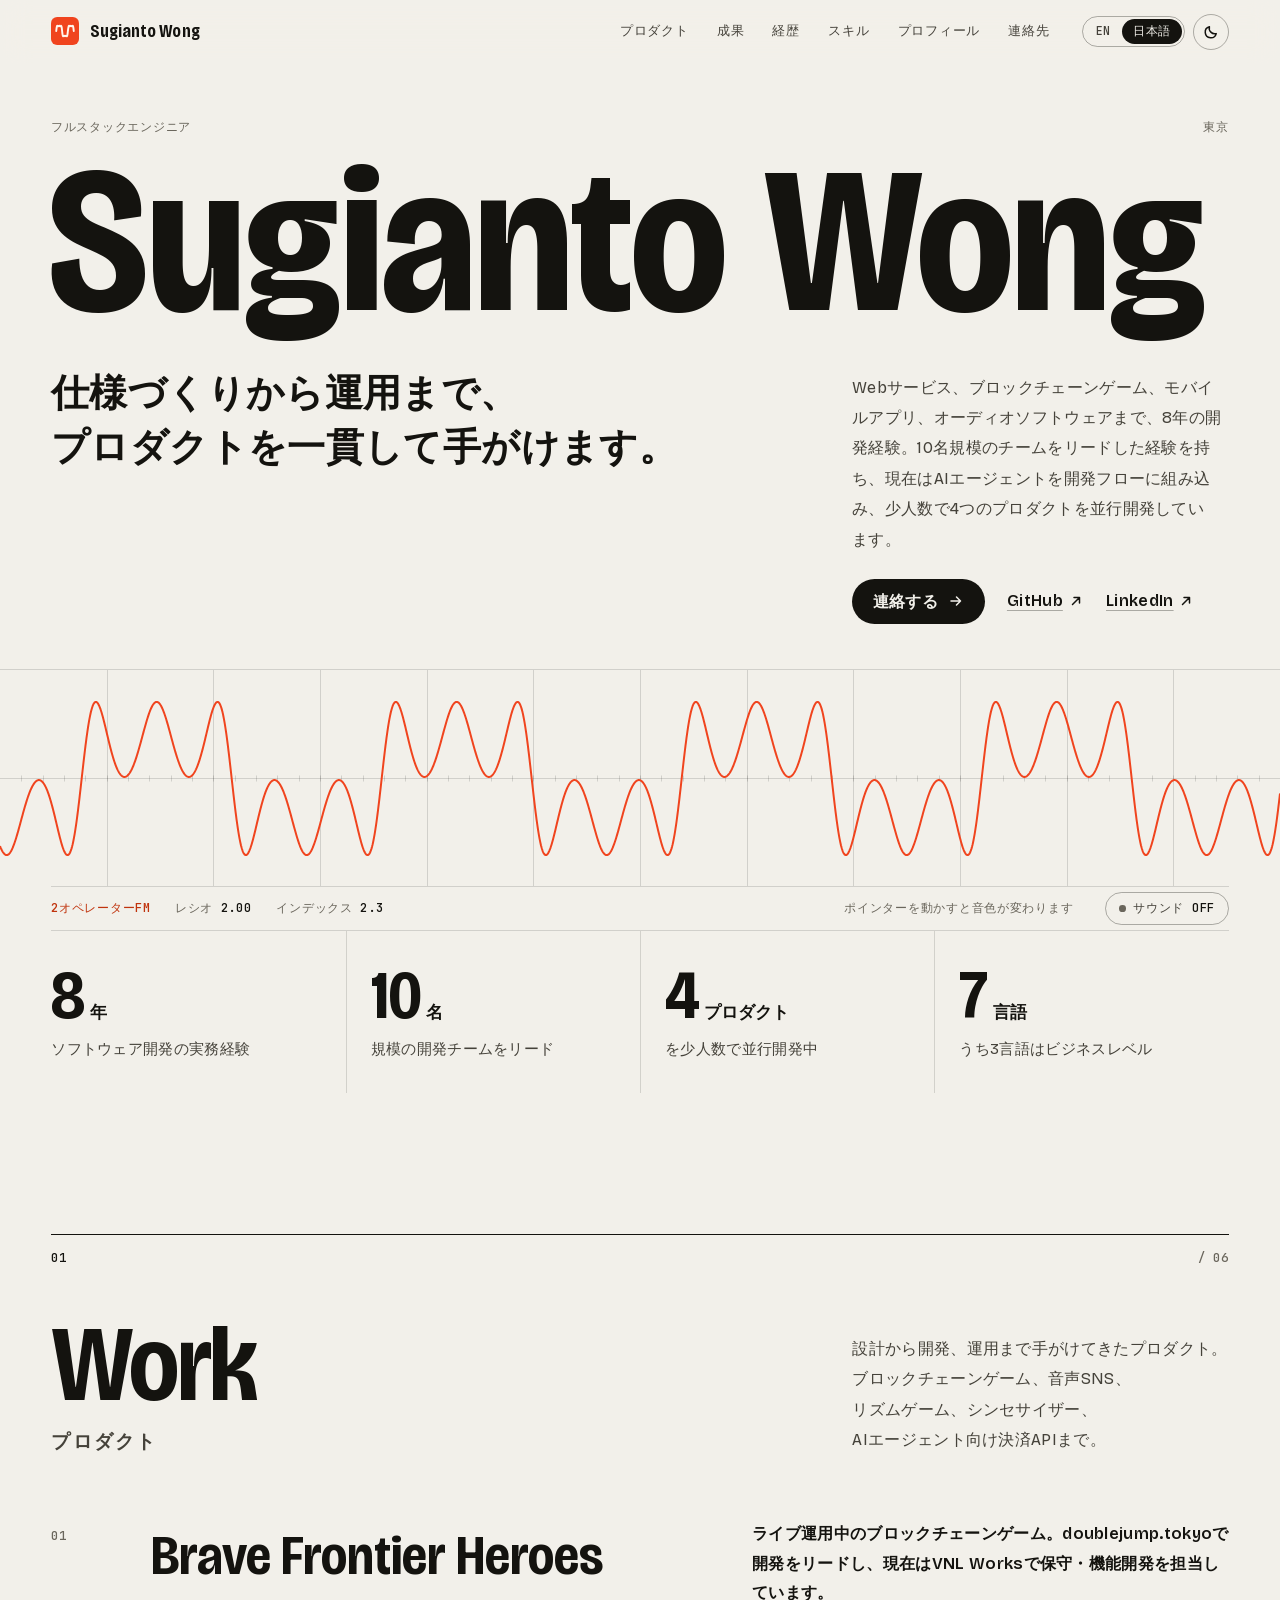
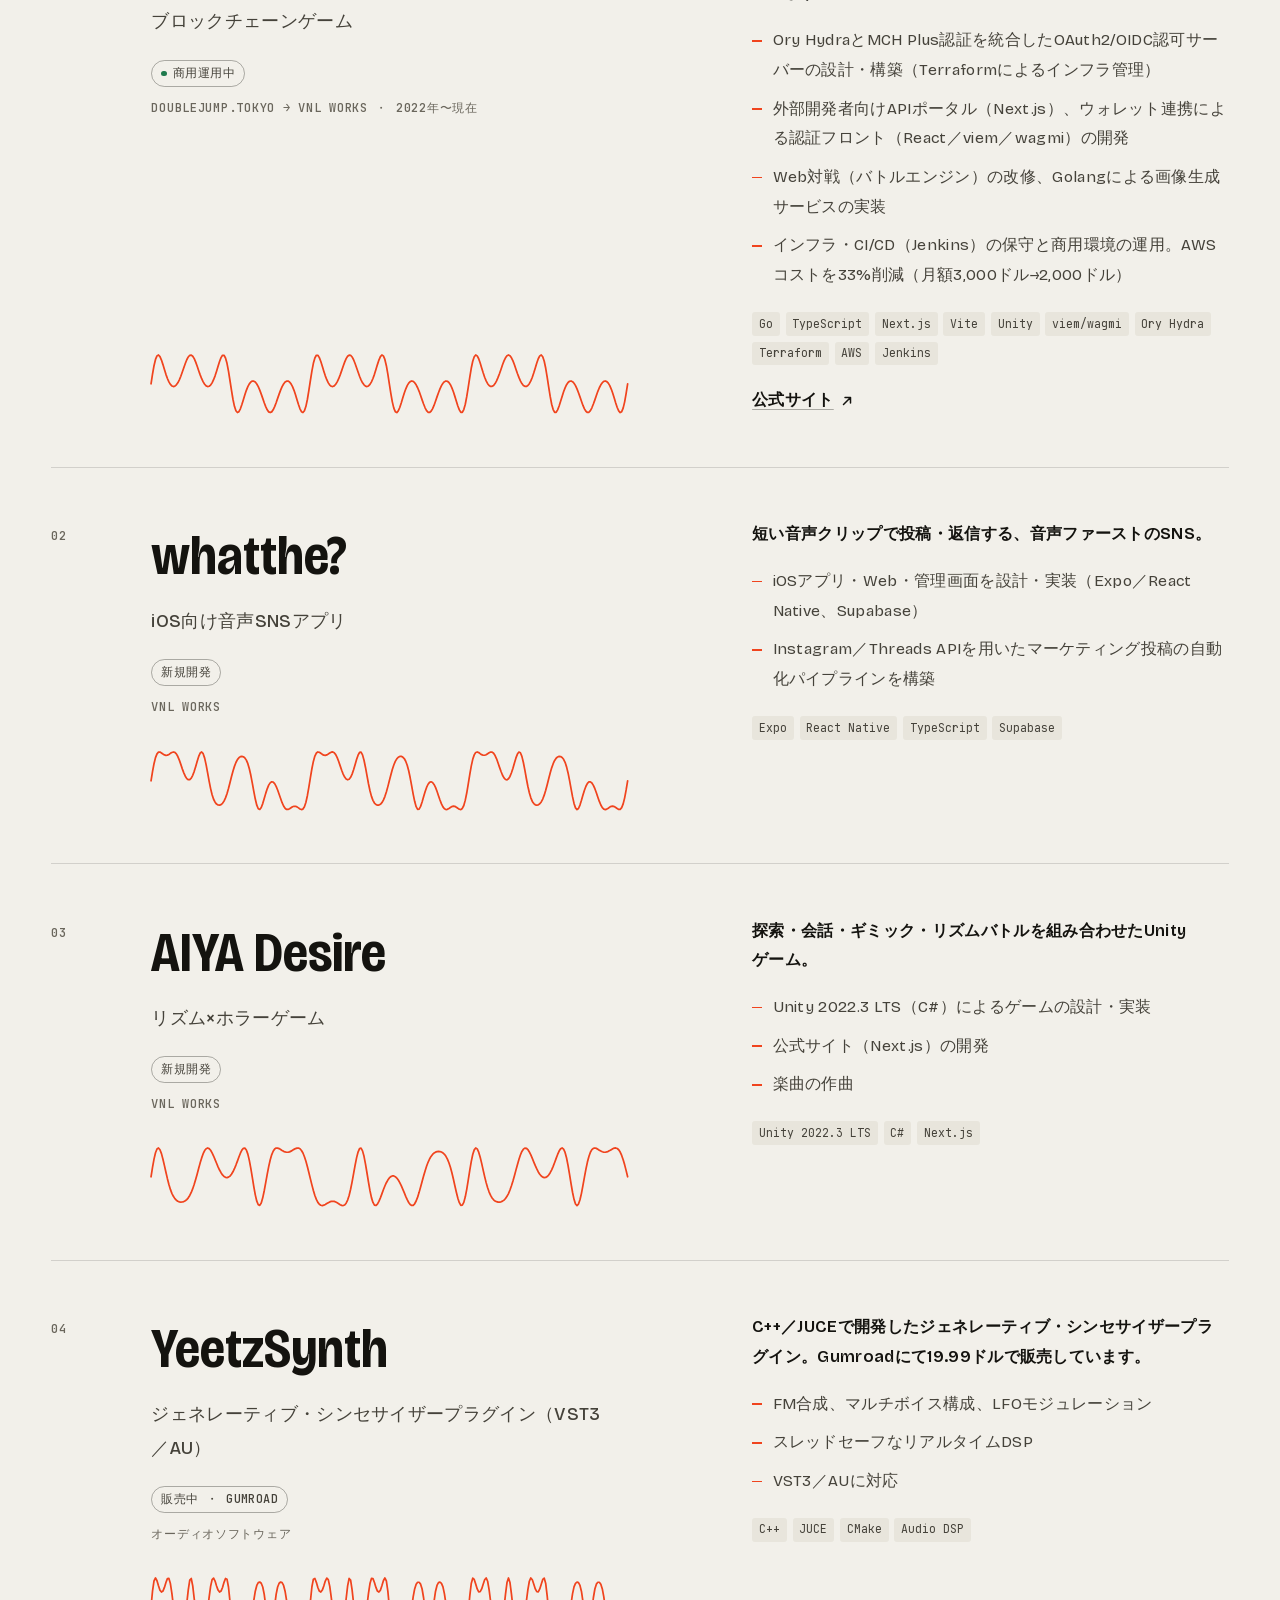
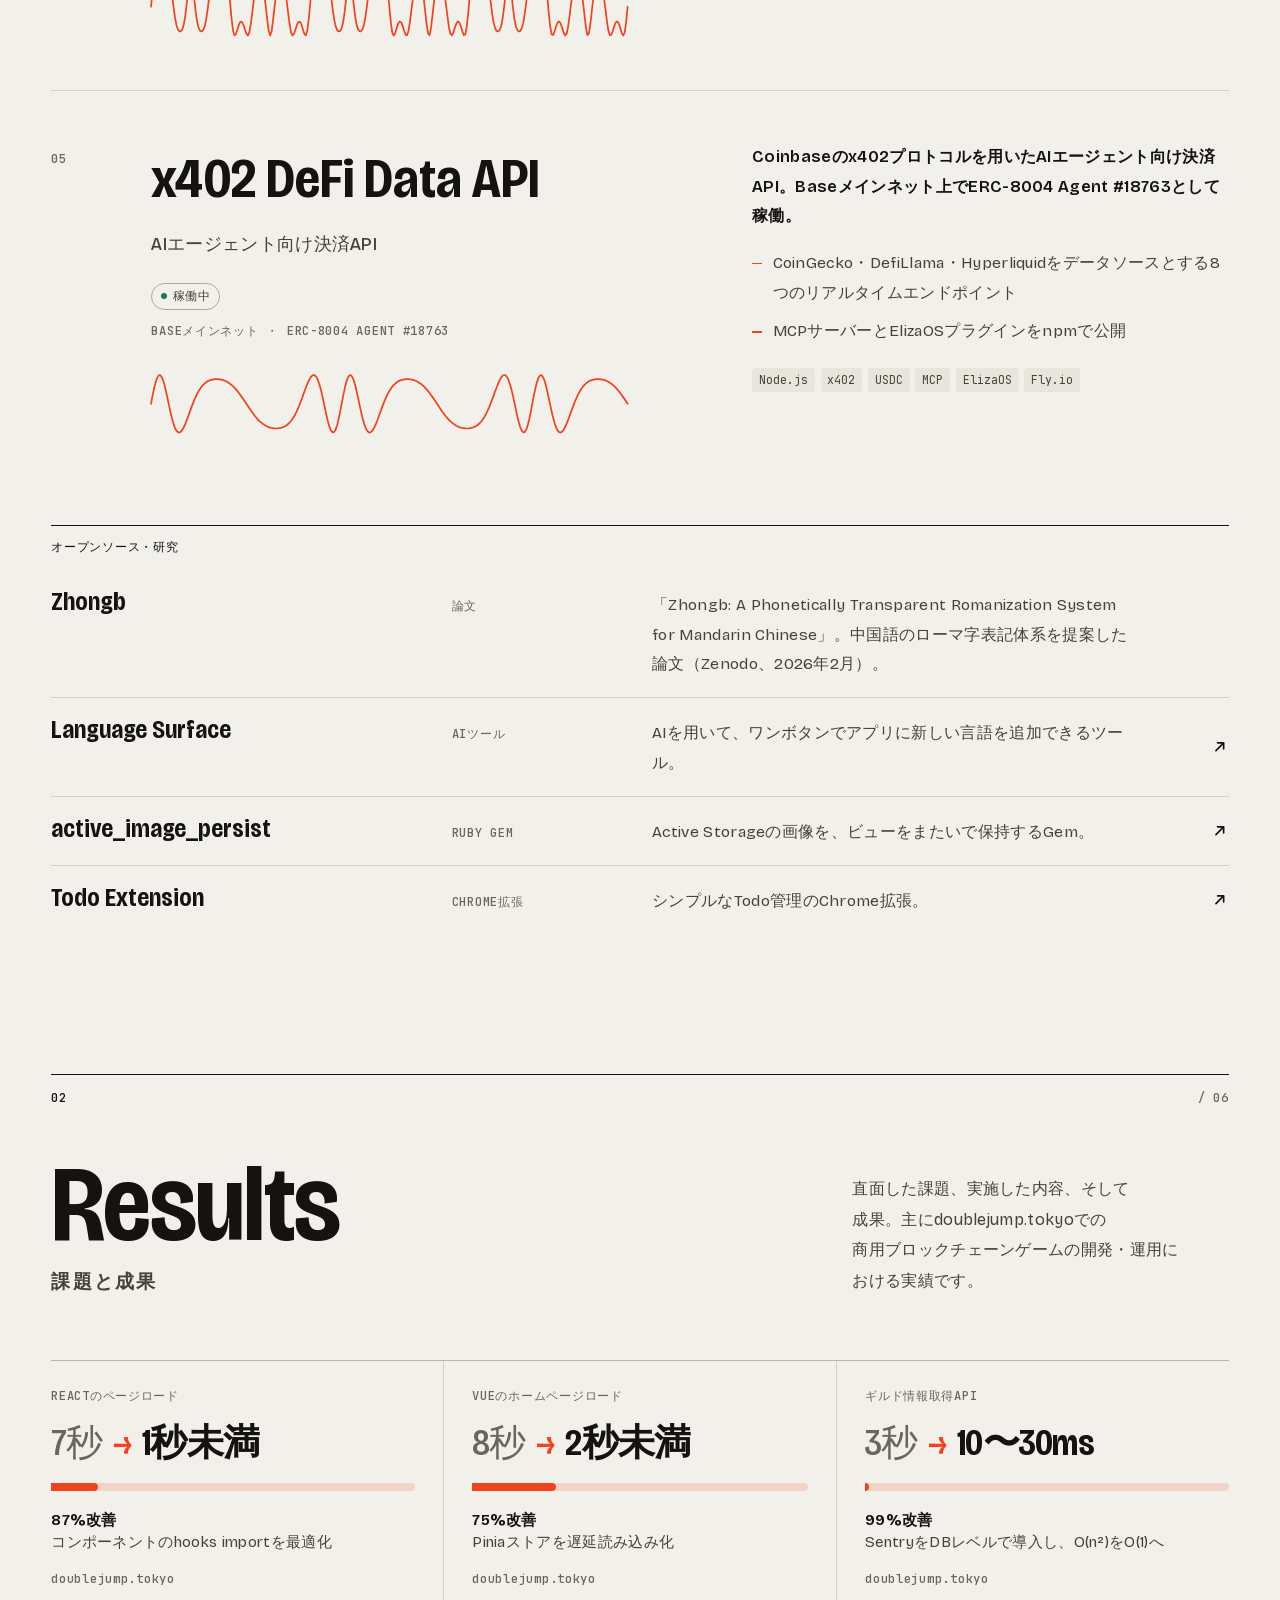
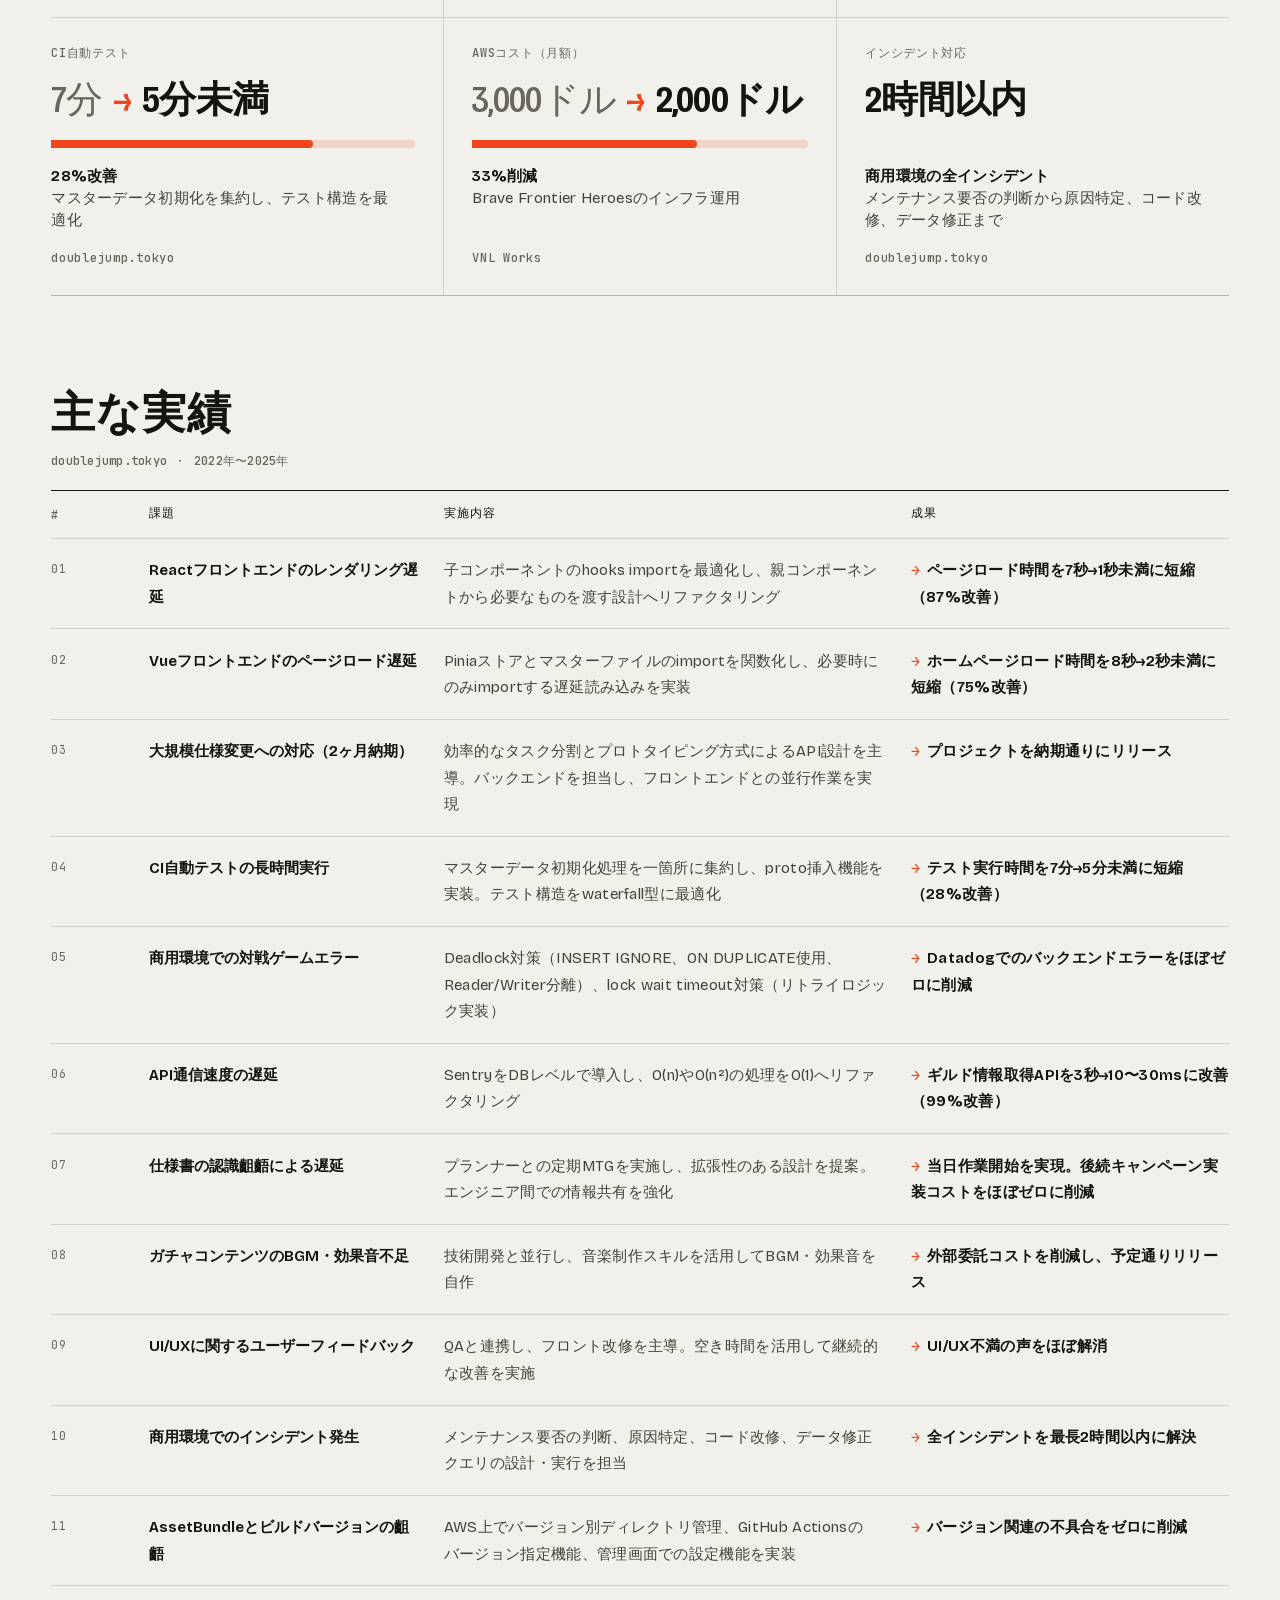
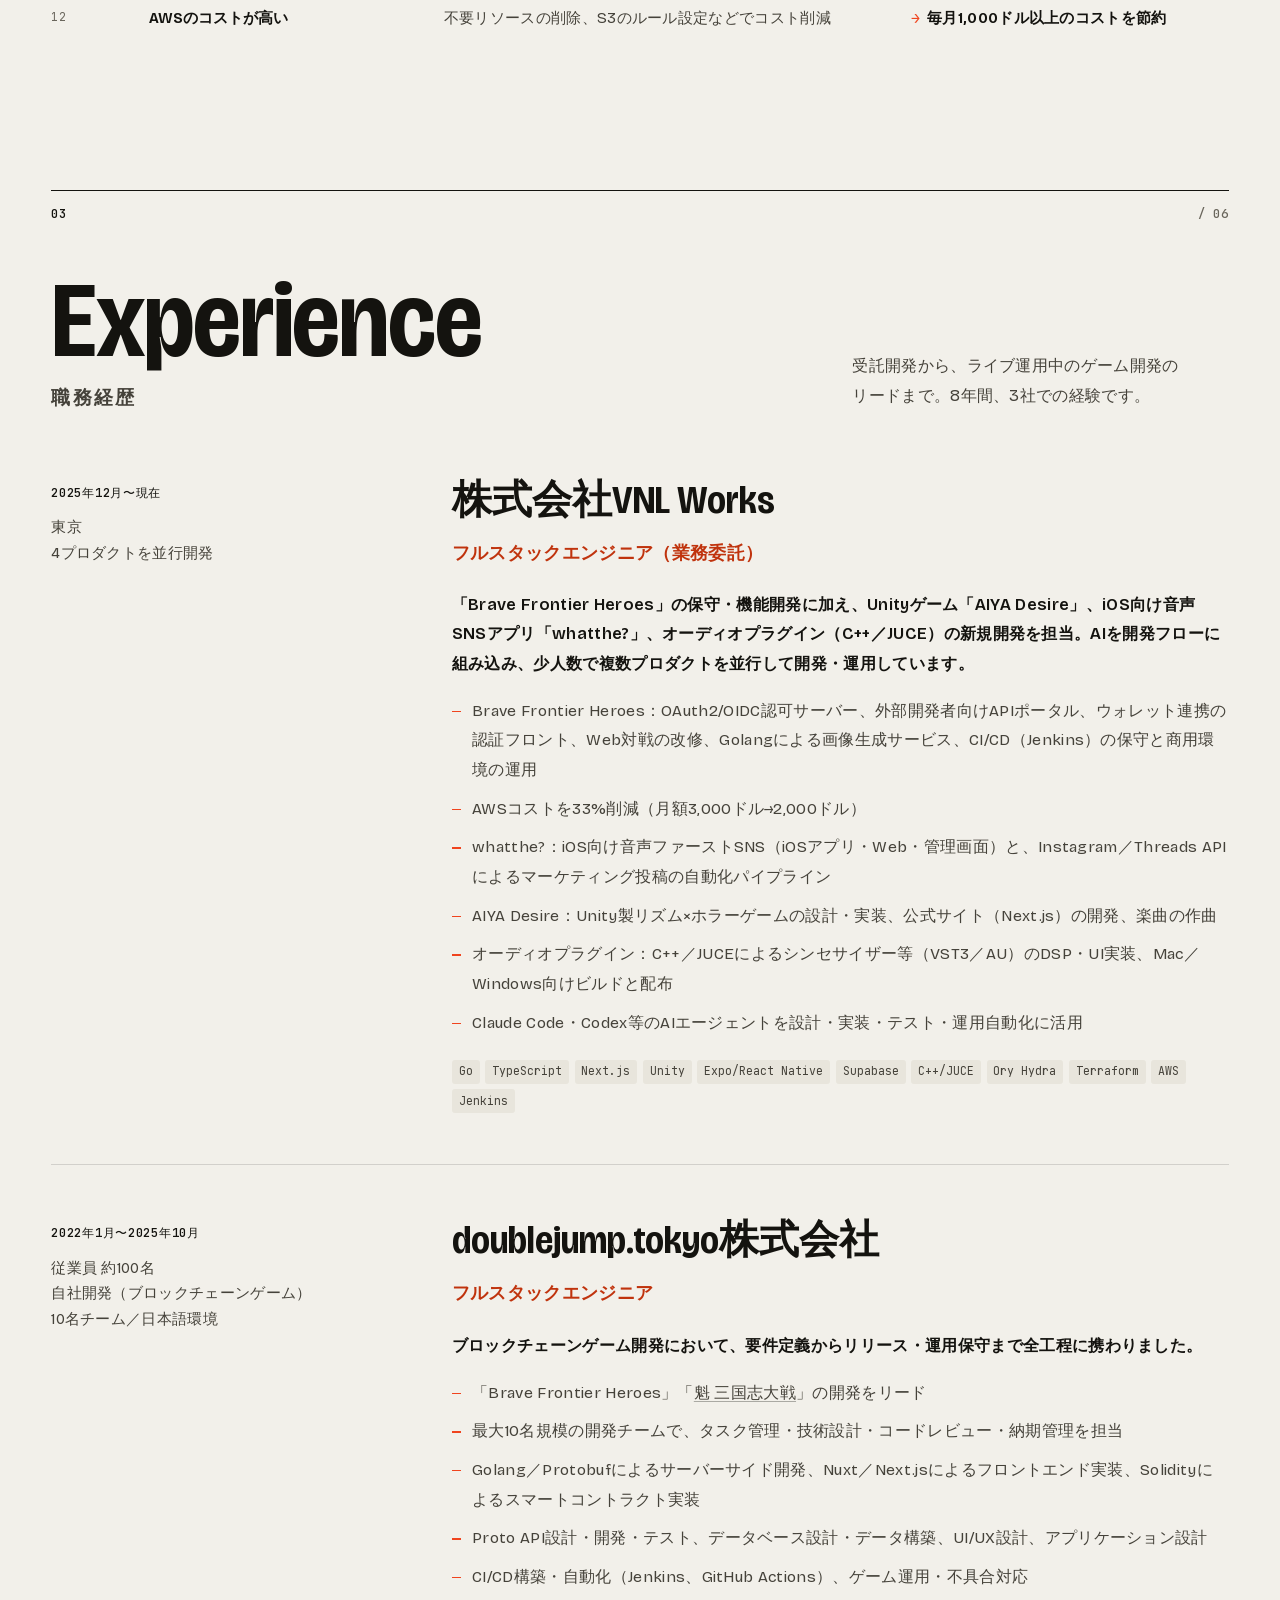
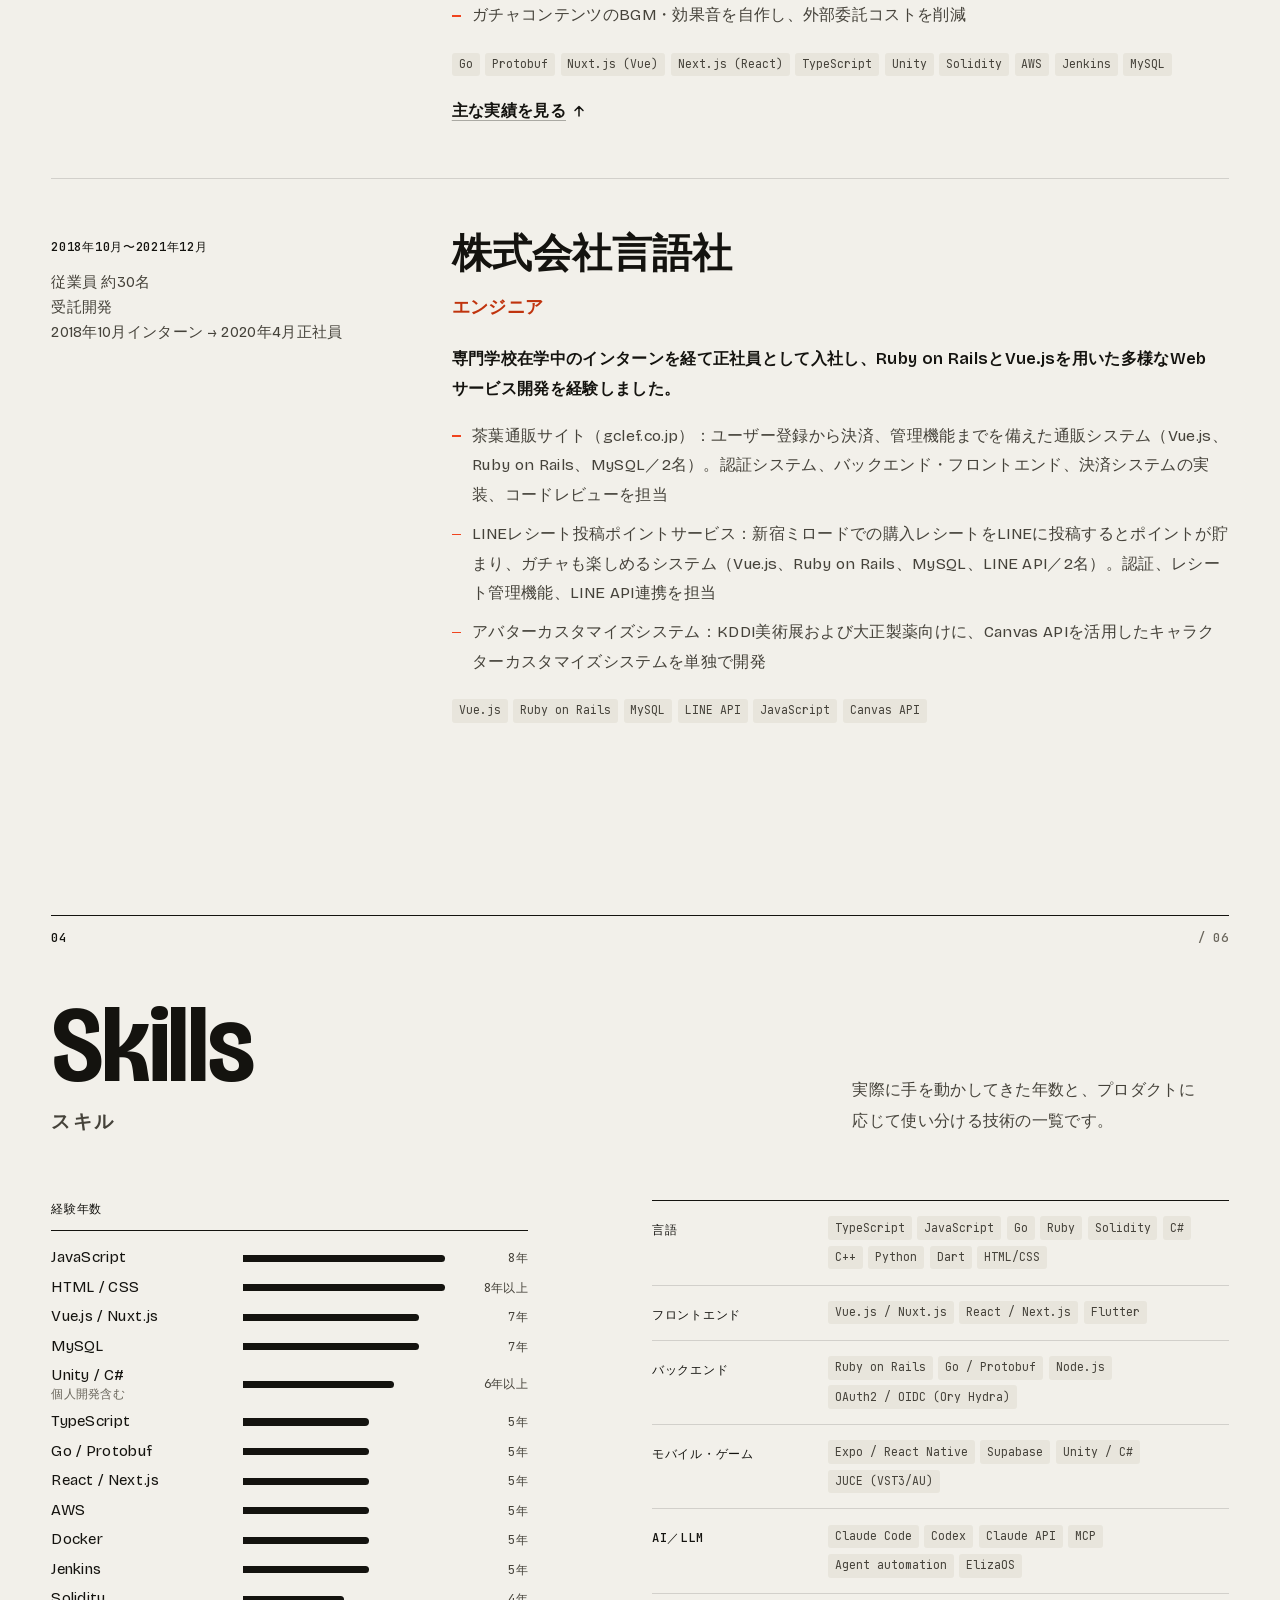
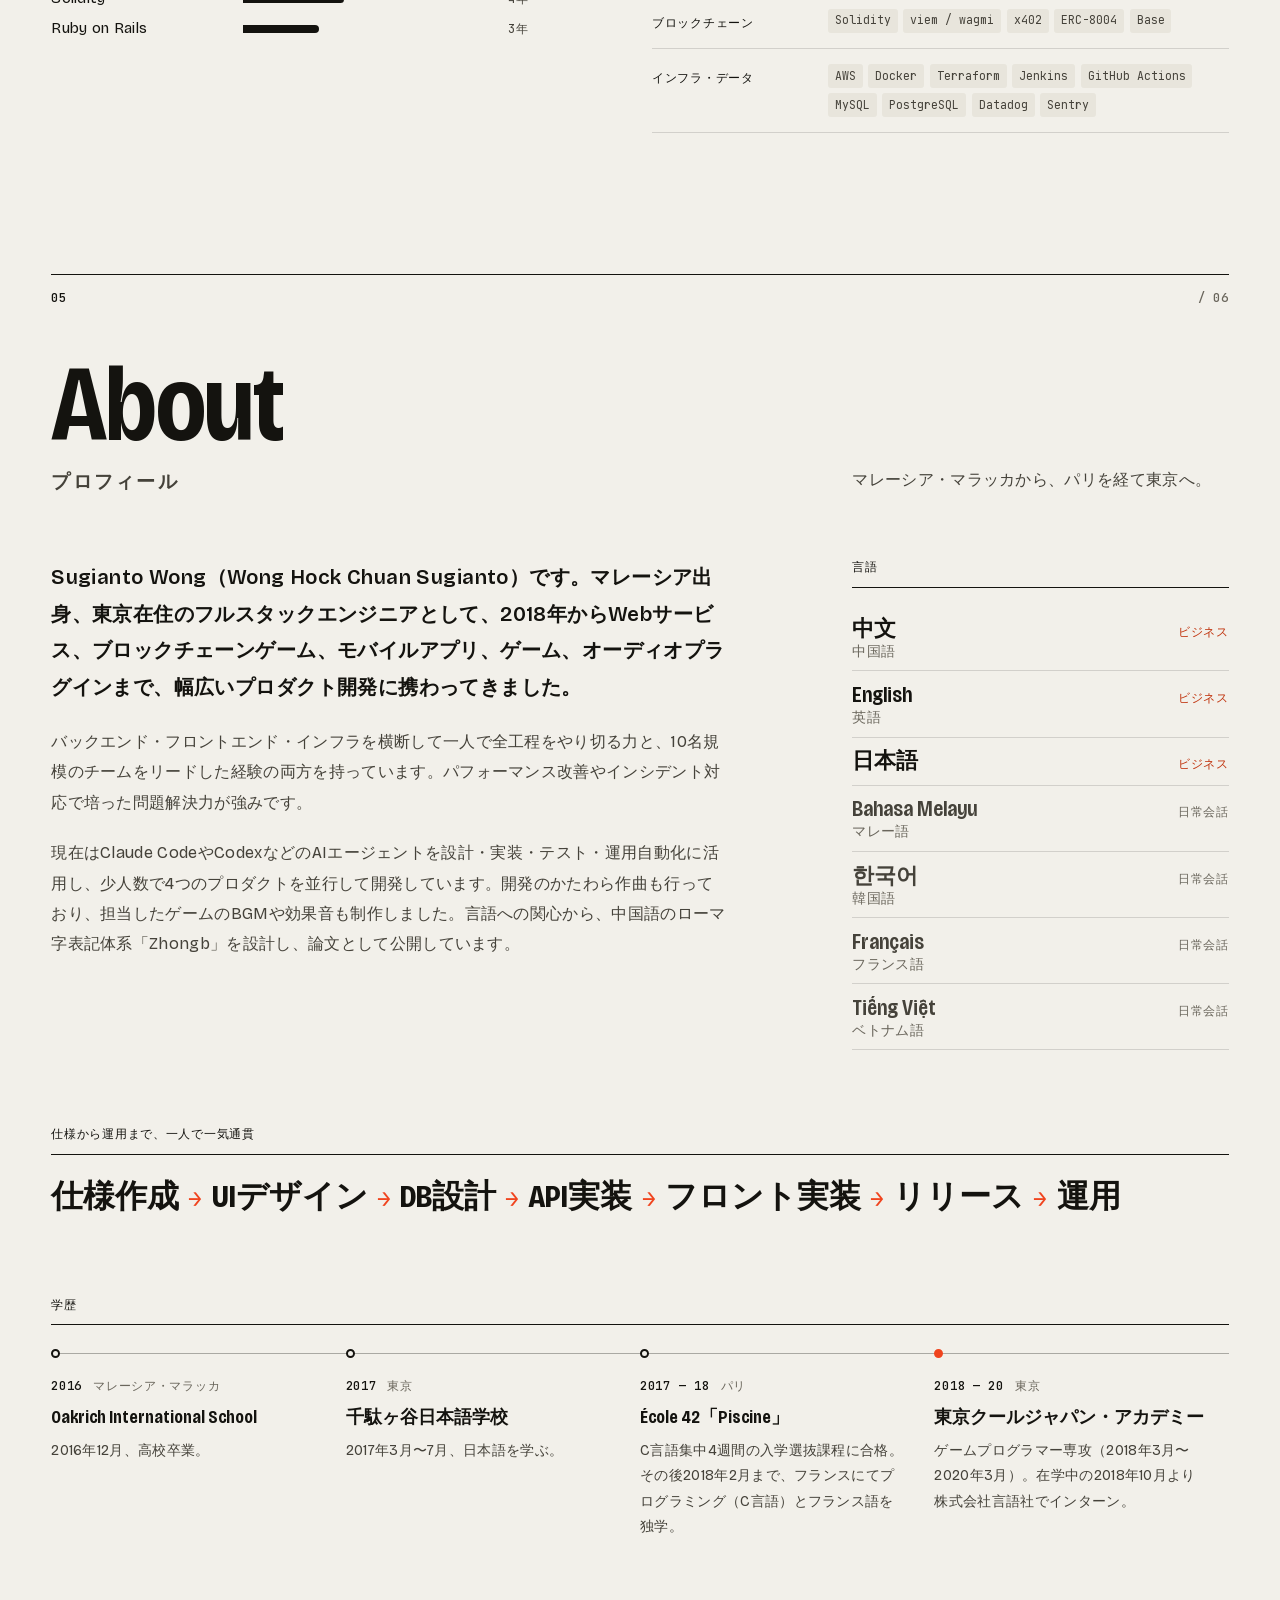
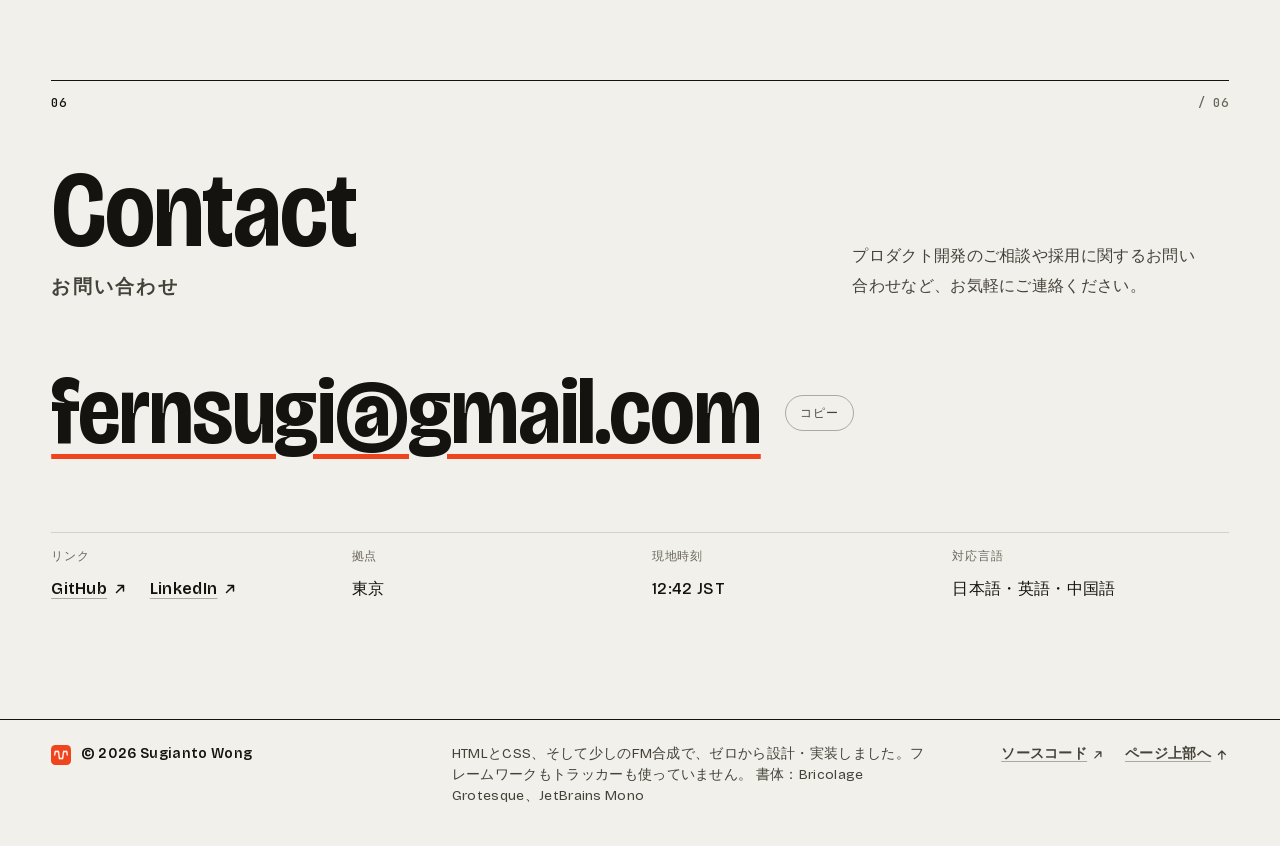
<file: ja/index.html>
<!DOCTYPE html>
<!-- Generated by build.mjs from src/content.mjs. Edit the content there, then run: node build.mjs -->
<html lang="ja">
<head>
<meta charset="utf-8">
<meta name="viewport" content="width=device-width, initial-scale=1">
<title>Sugianto Wong｜フルスタックエンジニア（東京）</title>
<meta name="description" content="Webサービス、ブロックチェーンゲーム、モバイルアプリ、オーディオソフトウェアまで、8年の開発経験を持つ東京在住のフルスタックエンジニア。仕様作成からリリース・運用まで一貫して担当します。">
<meta name="author" content="Sugianto Wong">
<link rel="canonical" href="https://fernsugi.github.io/ja/">
<link rel="alternate" hreflang="en" href="https://fernsugi.github.io/">
<link rel="alternate" hreflang="ja" href="https://fernsugi.github.io/ja/">
<link rel="alternate" hreflang="x-default" href="https://fernsugi.github.io/">
<meta name="color-scheme" content="light dark">
<meta name="theme-color" content="#f2f0ea" media="(prefers-color-scheme: light)">
<meta name="theme-color" content="#11100d" media="(prefers-color-scheme: dark)">
<meta property="og:type" content="profile">
<meta property="og:site_name" content="Sugianto Wong">
<meta property="og:title" content="Sugianto Wong｜フルスタックエンジニア（東京）">
<meta property="og:description" content="Webサービス、ブロックチェーンゲーム、モバイルアプリ、オーディオソフトウェアまで、8年の開発経験を持つ東京在住のフルスタックエンジニア。仕様作成からリリース・運用まで一貫して担当します。">
<meta property="og:url" content="https://fernsugi.github.io/ja/">
<meta property="og:locale" content="ja_JP">
<meta property="og:locale:alternate" content="en_US">
<meta property="og:image" content="https://fernsugi.github.io/assets/og.png">
<meta property="og:image:width" content="1200">
<meta property="og:image:height" content="630">
<meta property="og:image:alt" content="Sugianto Wong — フルスタックエンジニア">
<meta name="twitter:card" content="summary_large_image">
<link rel="icon" href="../favicon.ico" sizes="32x32">
<link rel="icon" href="../favicon.svg" type="image/svg+xml">
<link rel="apple-touch-icon" href="../apple-touch-icon.png">
<link rel="preload" href="../assets/fonts/bricolage-display.woff2" as="font" type="font/woff2" crossorigin>
<link rel="preload" href="../assets/fonts/bricolage-text.woff2" as="font" type="font/woff2" crossorigin>
<link rel="stylesheet" href="../assets/site.css?v=30638429">
<script>(function(d){var e=d.documentElement;e.className='js';try{var t=localStorage.getItem('theme');if(t==='light'||t==='dark')e.setAttribute('data-theme',t)}catch(_){}})(document)</script>
<script src="../assets/site.js?v=30638429" defer></script>
<script type="application/ld+json">{"@context":"https://schema.org","@type":"Person","name":"Sugianto Wong","alternateName":"Wong Hock Chuan Sugianto","jobTitle":"フルスタックエンジニア","description":"Webサービス、ブロックチェーンゲーム、モバイルアプリ、オーディオソフトウェアまで、8年の開発経験を持つ東京在住のフルスタックエンジニア。仕様作成からリリース・運用まで一貫して担当します。","url":"https://fernsugi.github.io/ja/","address":{"@type":"PostalAddress","addressLocality":"Tokyo","addressCountry":"JP"},"knowsLanguage":["zh","en","ja","ms","ko","fr","vi"],"sameAs":["https://github.com/fernsugi","https://www.linkedin.com/in/sugianto-wong-44b232172/"]}</script>
</head>
<body>
<a class="skip" href="#main">本文へスキップ</a>
<header class="site-head" data-head>
  <div class="wrap head-in">
    <a class="brand" href="#top"><svg class="mark" viewBox="0 0 32 32" aria-hidden="true"><rect width="32" height="32" rx="7" fill="var(--accent, #f0441e)"/><path d="M0.0 7.0L0.4 3.4L0.8 1.4L1.3 1.0L1.7 1.4L2.1 1.7L2.5 1.5L2.9 1.2L3.3 1.0L3.8 1.2L4.2 1.5L4.6 1.7L5.0 1.4L5.4 1.0L5.8 1.4L6.3 3.4L6.7 7.0L7.1 10.6L7.5 12.6L7.9 13.0L8.3 12.6L8.8 12.3L9.2 12.5L9.6 12.8L10.0 13.0L10.4 12.8L10.8 12.5L11.3 12.3L11.7 12.6L12.1 13.0L12.5 12.6L12.9 10.6L13.3 7.0L13.8 3.4L14.2 1.4L14.6 1.0L15.0 1.4L15.4 1.7L15.8 1.5L16.3 1.2L16.7 1.0L17.1 1.2L17.5 1.5L17.9 1.7L18.3 1.4L18.8 1.0L19.2 1.4L19.6 3.4L20.0 7.0" transform="translate(6 9)" fill="none" stroke="var(--seal-ink, #fff6ee)" stroke-width="2.2" stroke-linecap="round" stroke-linejoin="round"/></svg><span>Sugianto Wong</span></a>
    <nav class="nav" id="nav" aria-label="セクション"><ul><li><a href="#work">プロダクト</a></li><li><a href="#results">成果</a></li><li><a href="#experience">経歴</a></li><li><a href="#skills">スキル</a></li><li><a href="#about">プロフィール</a></li><li><a href="#contact">連絡先</a></li></ul></nav>
    <div class="tools">
      <div class="lang" role="group" aria-label="言語"><a href="../" lang="en" hreflang="en" data-lang-link>EN</a><a href="#top" lang="ja" aria-current="true">日本語</a></div>
      <button type="button" class="icon-btn" data-theme-toggle aria-label="ダークテーマに切り替える" data-to-dark="ダークテーマに切り替える" data-to-light="ライトテーマに切り替える"><svg class="ico ico-sun" viewBox="0 0 16 16" aria-hidden="true"><circle cx="8" cy="8" r="2.75"/><path d="M8 1.5v1.75M8 12.75v1.75M1.5 8h1.75M12.75 8h1.75M3.4 3.4l1.25 1.25M11.35 11.35l1.25 1.25M3.4 12.6l1.25-1.25M11.35 4.65l1.25-1.25"/></svg><svg class="ico ico-moon" viewBox="0 0 16 16" aria-hidden="true"><path d="M13.25 9.6A5.6 5.6 0 0 1 6.4 2.75a5.6 5.6 0 1 0 6.85 6.85Z"/></svg></button>
      <button type="button" class="icon-btn menu-btn" data-menu aria-expanded="false" aria-controls="nav" aria-label="メニュー"><svg class="ico" viewBox="0 0 16 16" aria-hidden="true"><path class="menu-a" d="M2.5 5.5h11"/><path class="menu-b" d="M2.5 10.5h11"/></svg></button>
    </div>
  </div>
</header>
<main id="main">
  <section class="hero" id="top" data-hero aria-labelledby="hero-name">
    <div class="wrap">
      <p class="hero-meta"><span class="label">フルスタックエンジニア</span><span class="label">東京</span></p>
      <h1 class="hero-name" id="hero-name"><span>Sugianto</span> <span>Wong</span></h1>
      <div class="hero-grid">
        <p class="hero-lede">仕様づくりから運用まで、プロダクトを一貫して手がけます。</p>
        <div class="hero-side">
          <p class="hero-sub">Webサービス、ブロックチェーンゲーム、モバイルアプリ、オーディオソフトウェアまで、8年の開発経験。10名規模のチームをリードした経験を持ち、現在はAIエージェントを開発フローに組み込み、少人数で4つのプロダクトを並行開発しています。</p>
          <p class="hero-cta">
            <a class="btn" href="#contact">連絡する<svg class="ico" viewBox="0 0 16 16" aria-hidden="true"><path d="M3 8h9.5M8.5 4l4 4-4 4"/></svg></a>
            <a class="link-ext" href="https://github.com/fernsugi" rel="me noopener">GitHub<svg class="ico" viewBox="0 0 16 16" aria-hidden="true"><path d="M4.5 11.5l7-7M6 4.5h5.5V10"/></svg></a>
            <a class="link-ext" href="https://www.linkedin.com/in/sugianto-wong-44b232172/" rel="me noopener">LinkedIn<svg class="ico" viewBox="0 0 16 16" aria-hidden="true"><path d="M4.5 11.5l7-7M6 4.5h5.5V10"/></svg></a>
          </p>
        </div>
      </div>
    </div>
    <div class="scope" data-scope>
      <svg class="scope-fallback" viewBox="0 0 1440 200" preserveAspectRatio="xMinYMid slice" aria-hidden="true"><path d="M0.0 100.0L2.0 85.8L4.0 72.3L6.0 59.9L8.0 49.0L10.0 40.2L12.0 33.4L14.0 28.9L16.0 26.5L18.0 26.1L20.0 27.3L22.0 29.8L24.0 33.4L26.0 37.7L28.0 42.2L30.0 46.8L32.0 51.3L34.0 55.3L36.0 58.8L38.0 61.6L40.0 63.6L42.0 64.9L44.0 65.4L46.0 65.1L48.0 64.0L50.0 62.2L52.0 59.8L54.0 56.8L56.0 53.3L58.0 49.5L60.0 45.5L62.0 41.5L64.0 37.7L66.0 34.2L68.0 31.1L70.0 28.7L72.0 27.0L74.0 26.1L76.0 26.1L78.0 27.0L80.0 28.7L82.0 31.1L84.0 34.2L86.0 37.7L88.0 41.5L90.0 45.5L92.0 49.5L94.0 53.3L96.0 56.8L98.0 59.8L100.0 62.2L102.0 64.0L104.0 65.1L106.0 65.4L108.0 64.9L110.0 63.6L112.0 61.6L114.0 58.8L116.0 55.3L118.0 51.3L120.0 46.8L122.0 42.2L124.0 37.7L126.0 33.4L128.0 29.8L130.0 27.3L132.0 26.1L134.0 26.5L136.0 28.9L138.0 33.4L140.0 40.2L142.0 49.0L144.0 59.9L146.0 72.3L148.0 85.8L150.0 100.0L152.0 114.2L154.0 127.7L156.0 140.1L158.0 151.0L160.0 159.8L162.0 166.6L164.0 171.1L166.0 173.5L168.0 173.9L170.0 172.7L172.0 170.2L174.0 166.6L176.0 162.3L178.0 157.8L180.0 153.2L182.0 148.7L184.0 144.7L186.0 141.2L188.0 138.4L190.0 136.4L192.0 135.1L194.0 134.6L196.0 134.9L198.0 136.0L200.0 137.8L202.0 140.2L204.0 143.2L206.0 146.7L208.0 150.5L210.0 154.5L212.0 158.5L214.0 162.3L216.0 165.8L218.0 168.9L220.0 171.3L222.0 173.0L224.0 173.9L226.0 173.9L228.0 173.0L230.0 171.3L232.0 168.9L234.0 165.8L236.0 162.3L238.0 158.5L240.0 154.5L242.0 150.5L244.0 146.7L246.0 143.2L248.0 140.2L250.0 137.8L252.0 136.0L254.0 134.9L256.0 134.6L258.0 135.1L260.0 136.4L262.0 138.4L264.0 141.2L266.0 144.7L268.0 148.7L270.0 153.2L272.0 157.8L274.0 162.3L276.0 166.6L278.0 170.2L280.0 172.7L282.0 173.9L284.0 173.5L286.0 171.1L288.0 166.6L290.0 159.8L292.0 151.0L294.0 140.1L296.0 127.7L298.0 114.2L300.0 100.0L302.0 85.8L304.0 72.3L306.0 59.9L308.0 49.0L310.0 40.2L312.0 33.4L314.0 28.9L316.0 26.5L318.0 26.1L320.0 27.3L322.0 29.8L324.0 33.4L326.0 37.7L328.0 42.2L330.0 46.8L332.0 51.3L334.0 55.3L336.0 58.8L338.0 61.6L340.0 63.6L342.0 64.9L344.0 65.4L346.0 65.1L348.0 64.0L350.0 62.2L352.0 59.8L354.0 56.8L356.0 53.3L358.0 49.5L360.0 45.5L362.0 41.5L364.0 37.7L366.0 34.2L368.0 31.1L370.0 28.7L372.0 27.0L374.0 26.1L376.0 26.1L378.0 27.0L380.0 28.7L382.0 31.1L384.0 34.2L386.0 37.7L388.0 41.5L390.0 45.5L392.0 49.5L394.0 53.3L396.0 56.8L398.0 59.8L400.0 62.2L402.0 64.0L404.0 65.1L406.0 65.4L408.0 64.9L410.0 63.6L412.0 61.6L414.0 58.8L416.0 55.3L418.0 51.3L420.0 46.8L422.0 42.2L424.0 37.7L426.0 33.4L428.0 29.8L430.0 27.3L432.0 26.1L434.0 26.5L436.0 28.9L438.0 33.4L440.0 40.2L442.0 49.0L444.0 59.9L446.0 72.3L448.0 85.8L450.0 100.0L452.0 114.2L454.0 127.7L456.0 140.1L458.0 151.0L460.0 159.8L462.0 166.6L464.0 171.1L466.0 173.5L468.0 173.9L470.0 172.7L472.0 170.2L474.0 166.6L476.0 162.3L478.0 157.8L480.0 153.2L482.0 148.7L484.0 144.7L486.0 141.2L488.0 138.4L490.0 136.4L492.0 135.1L494.0 134.6L496.0 134.9L498.0 136.0L500.0 137.8L502.0 140.2L504.0 143.2L506.0 146.7L508.0 150.5L510.0 154.5L512.0 158.5L514.0 162.3L516.0 165.8L518.0 168.9L520.0 171.3L522.0 173.0L524.0 173.9L526.0 173.9L528.0 173.0L530.0 171.3L532.0 168.9L534.0 165.8L536.0 162.3L538.0 158.5L540.0 154.5L542.0 150.5L544.0 146.7L546.0 143.2L548.0 140.2L550.0 137.8L552.0 136.0L554.0 134.9L556.0 134.6L558.0 135.1L560.0 136.4L562.0 138.4L564.0 141.2L566.0 144.7L568.0 148.7L570.0 153.2L572.0 157.8L574.0 162.3L576.0 166.6L578.0 170.2L580.0 172.7L582.0 173.9L584.0 173.5L586.0 171.1L588.0 166.6L590.0 159.8L592.0 151.0L594.0 140.1L596.0 127.7L598.0 114.2L600.0 100.0L602.0 85.8L604.0 72.3L606.0 59.9L608.0 49.0L610.0 40.2L612.0 33.4L614.0 28.9L616.0 26.5L618.0 26.1L620.0 27.3L622.0 29.8L624.0 33.4L626.0 37.7L628.0 42.2L630.0 46.8L632.0 51.3L634.0 55.3L636.0 58.8L638.0 61.6L640.0 63.6L642.0 64.9L644.0 65.4L646.0 65.1L648.0 64.0L650.0 62.2L652.0 59.8L654.0 56.8L656.0 53.3L658.0 49.5L660.0 45.5L662.0 41.5L664.0 37.7L666.0 34.2L668.0 31.1L670.0 28.7L672.0 27.0L674.0 26.1L676.0 26.1L678.0 27.0L680.0 28.7L682.0 31.1L684.0 34.2L686.0 37.7L688.0 41.5L690.0 45.5L692.0 49.5L694.0 53.3L696.0 56.8L698.0 59.8L700.0 62.2L702.0 64.0L704.0 65.1L706.0 65.4L708.0 64.9L710.0 63.6L712.0 61.6L714.0 58.8L716.0 55.3L718.0 51.3L720.0 46.8L722.0 42.2L724.0 37.7L726.0 33.4L728.0 29.8L730.0 27.3L732.0 26.1L734.0 26.5L736.0 28.9L738.0 33.4L740.0 40.2L742.0 49.0L744.0 59.9L746.0 72.3L748.0 85.8L750.0 100.0L752.0 114.2L754.0 127.7L756.0 140.1L758.0 151.0L760.0 159.8L762.0 166.6L764.0 171.1L766.0 173.5L768.0 173.9L770.0 172.7L772.0 170.2L774.0 166.6L776.0 162.3L778.0 157.8L780.0 153.2L782.0 148.7L784.0 144.7L786.0 141.2L788.0 138.4L790.0 136.4L792.0 135.1L794.0 134.6L796.0 134.9L798.0 136.0L800.0 137.8L802.0 140.2L804.0 143.2L806.0 146.7L808.0 150.5L810.0 154.5L812.0 158.5L814.0 162.3L816.0 165.8L818.0 168.9L820.0 171.3L822.0 173.0L824.0 173.9L826.0 173.9L828.0 173.0L830.0 171.3L832.0 168.9L834.0 165.8L836.0 162.3L838.0 158.5L840.0 154.5L842.0 150.5L844.0 146.7L846.0 143.2L848.0 140.2L850.0 137.8L852.0 136.0L854.0 134.9L856.0 134.6L858.0 135.1L860.0 136.4L862.0 138.4L864.0 141.2L866.0 144.7L868.0 148.7L870.0 153.2L872.0 157.8L874.0 162.3L876.0 166.6L878.0 170.2L880.0 172.7L882.0 173.9L884.0 173.5L886.0 171.1L888.0 166.6L890.0 159.8L892.0 151.0L894.0 140.1L896.0 127.7L898.0 114.2L900.0 100.0L902.0 85.8L904.0 72.3L906.0 59.9L908.0 49.0L910.0 40.2L912.0 33.4L914.0 28.9L916.0 26.5L918.0 26.1L920.0 27.3L922.0 29.8L924.0 33.4L926.0 37.7L928.0 42.2L930.0 46.8L932.0 51.3L934.0 55.3L936.0 58.8L938.0 61.6L940.0 63.6L942.0 64.9L944.0 65.4L946.0 65.1L948.0 64.0L950.0 62.2L952.0 59.8L954.0 56.8L956.0 53.3L958.0 49.5L960.0 45.5L962.0 41.5L964.0 37.7L966.0 34.2L968.0 31.1L970.0 28.7L972.0 27.0L974.0 26.1L976.0 26.1L978.0 27.0L980.0 28.7L982.0 31.1L984.0 34.2L986.0 37.7L988.0 41.5L990.0 45.5L992.0 49.5L994.0 53.3L996.0 56.8L998.0 59.8L1000.0 62.2L1002.0 64.0L1004.0 65.1L1006.0 65.4L1008.0 64.9L1010.0 63.6L1012.0 61.6L1014.0 58.8L1016.0 55.3L1018.0 51.3L1020.0 46.8L1022.0 42.2L1024.0 37.7L1026.0 33.4L1028.0 29.8L1030.0 27.3L1032.0 26.1L1034.0 26.5L1036.0 28.9L1038.0 33.4L1040.0 40.2L1042.0 49.0L1044.0 59.9L1046.0 72.3L1048.0 85.8L1050.0 100.0L1052.0 114.2L1054.0 127.7L1056.0 140.1L1058.0 151.0L1060.0 159.8L1062.0 166.6L1064.0 171.1L1066.0 173.5L1068.0 173.9L1070.0 172.7L1072.0 170.2L1074.0 166.6L1076.0 162.3L1078.0 157.8L1080.0 153.2L1082.0 148.7L1084.0 144.7L1086.0 141.2L1088.0 138.4L1090.0 136.4L1092.0 135.1L1094.0 134.6L1096.0 134.9L1098.0 136.0L1100.0 137.8L1102.0 140.2L1104.0 143.2L1106.0 146.7L1108.0 150.5L1110.0 154.5L1112.0 158.5L1114.0 162.3L1116.0 165.8L1118.0 168.9L1120.0 171.3L1122.0 173.0L1124.0 173.9L1126.0 173.9L1128.0 173.0L1130.0 171.3L1132.0 168.9L1134.0 165.8L1136.0 162.3L1138.0 158.5L1140.0 154.5L1142.0 150.5L1144.0 146.7L1146.0 143.2L1148.0 140.2L1150.0 137.8L1152.0 136.0L1154.0 134.9L1156.0 134.6L1158.0 135.1L1160.0 136.4L1162.0 138.4L1164.0 141.2L1166.0 144.7L1168.0 148.7L1170.0 153.2L1172.0 157.8L1174.0 162.3L1176.0 166.6L1178.0 170.2L1180.0 172.7L1182.0 173.9L1184.0 173.5L1186.0 171.1L1188.0 166.6L1190.0 159.8L1192.0 151.0L1194.0 140.1L1196.0 127.7L1198.0 114.2L1200.0 100.0L1202.0 85.8L1204.0 72.3L1206.0 59.9L1208.0 49.0L1210.0 40.2L1212.0 33.4L1214.0 28.9L1216.0 26.5L1218.0 26.1L1220.0 27.3L1222.0 29.8L1224.0 33.4L1226.0 37.7L1228.0 42.2L1230.0 46.8L1232.0 51.3L1234.0 55.3L1236.0 58.8L1238.0 61.6L1240.0 63.6L1242.0 64.9L1244.0 65.4L1246.0 65.1L1248.0 64.0L1250.0 62.2L1252.0 59.8L1254.0 56.8L1256.0 53.3L1258.0 49.5L1260.0 45.5L1262.0 41.5L1264.0 37.7L1266.0 34.2L1268.0 31.1L1270.0 28.7L1272.0 27.0L1274.0 26.1L1276.0 26.1L1278.0 27.0L1280.0 28.7L1282.0 31.1L1284.0 34.2L1286.0 37.7L1288.0 41.5L1290.0 45.5L1292.0 49.5L1294.0 53.3L1296.0 56.8L1298.0 59.8L1300.0 62.2L1302.0 64.0L1304.0 65.1L1306.0 65.4L1308.0 64.9L1310.0 63.6L1312.0 61.6L1314.0 58.8L1316.0 55.3L1318.0 51.3L1320.0 46.8L1322.0 42.2L1324.0 37.7L1326.0 33.4L1328.0 29.8L1330.0 27.3L1332.0 26.1L1334.0 26.5L1336.0 28.9L1338.0 33.4L1340.0 40.2L1342.0 49.0L1344.0 59.9L1346.0 72.3L1348.0 85.8L1350.0 100.0L1352.0 114.2L1354.0 127.7L1356.0 140.1L1358.0 151.0L1360.0 159.8L1362.0 166.6L1364.0 171.1L1366.0 173.5L1368.0 173.9L1370.0 172.7L1372.0 170.2L1374.0 166.6L1376.0 162.3L1378.0 157.8L1380.0 153.2L1382.0 148.7L1384.0 144.7L1386.0 141.2L1388.0 138.4L1390.0 136.4L1392.0 135.1L1394.0 134.6L1396.0 134.9L1398.0 136.0L1400.0 137.8L1402.0 140.2L1404.0 143.2L1406.0 146.7L1408.0 150.5L1410.0 154.5L1412.0 158.5L1414.0 162.3L1416.0 165.8L1418.0 168.9L1420.0 171.3L1422.0 173.0L1424.0 173.9L1426.0 173.9L1428.0 173.0L1430.0 171.3L1432.0 168.9L1434.0 165.8L1436.0 162.3L1438.0 158.5L1440.0 154.5" vector-effect="non-scaling-stroke"/></svg>
      <canvas class="scope-canvas" aria-hidden="true"></canvas>
      <div class="wrap scope-bar">
        <p class="scope-read label" aria-hidden="true"><span class="scope-name">2オペレーターFM</span><span>レシオ <b data-ratio>2.00</b></span><span>インデックス <b data-index>1.8</b></span><span data-note-wrap hidden>ノート <b data-note>A3</b></span></p>
        <p class="scope-hint label">ポインターを動かすと音色が変わります</p>
        <button type="button" class="sound label" data-sound><i aria-hidden="true"></i><span><span class="vh">シンセサイザー </span>サウンド <b data-sound-state data-on="ON" data-off="OFF">OFF</b></span></button>
      </div>
    </div>
    <div class="wrap">
      <ul class="figures">
        <li class="figure"><p class="figure-num">8<span>年</span></p><p class="figure-label">ソフトウェア開発の実務経験</p></li>
        <li class="figure"><p class="figure-num">10<span>名</span></p><p class="figure-label">規模の開発チームをリード</p></li>
        <li class="figure"><p class="figure-num">4<span>プロダクト</span></p><p class="figure-label">を少人数で並行開発中</p></li>
        <li class="figure"><p class="figure-num">7<span>言語</span></p><p class="figure-label">うち3言語はビジネスレベル</p></li>
      </ul>
    </div>
  </section>

  <section class="sec" id="work" aria-labelledby="work-title">
    <div class="wrap">
      <header class="sec-head">
        <p class="sec-no label" aria-hidden="true"><span>01</span><span>/ 06</span></p>
        <h2 class="sec-title" id="work-title"><span class="sec-word" lang="en" aria-hidden="true">Work</span><span class="sec-ja">プロダクト</span></h2>
        <p class="sec-lead">設計から開発、運用まで手がけてきたプロダクト。ブロックチェーンゲーム、音声SNS、リズムゲーム、シンセサイザー、AIエージェント向け決済APIまで。</p>
      </header>
      <ol class="work">
        <li class="proj reveal" id="brave-frontier-heroes">
          <p class="proj-no label" aria-hidden="true">01</p>
          <div class="proj-head">
            <h3 class="proj-title">Brave Frontier Heroes</h3>
            <p class="proj-kind">ブロックチェーンゲーム</p>
            <p class="proj-status"><span class="chip chip--live">商用運用中</span></p>
            <p class="proj-where label">doublejump.tokyo → VNL Works ・ 2022年〜現在</p>
            <svg class="sig" viewBox="0 0 480 64" aria-hidden="true"><path pathLength="1" d="M0.0 32.0L1.5 22.3L3.0 13.8L4.5 7.5L6.0 3.9L7.5 3.0L9.0 4.7L10.5 8.1L12.0 12.7L13.5 17.7L15.0 22.5L16.5 26.7L18.0 30.1L19.5 32.6L21.0 34.2L22.5 34.8L24.0 34.4L25.5 33.1L27.0 31.0L28.5 28.0L30.0 24.4L31.5 20.2L33.0 15.8L34.5 11.6L36.0 7.8L37.5 5.0L39.0 3.3L40.5 3.1L42.0 4.3L43.5 6.7L45.0 10.2L46.5 14.4L48.0 18.8L49.5 23.0L51.0 26.9L52.5 30.1L54.0 32.5L55.5 34.1L57.0 34.8L58.5 34.5L60.0 33.3L61.5 31.1L63.0 27.9L64.5 24.0L66.0 19.3L67.5 14.3L69.0 9.6L70.5 5.7L72.0 3.3L73.5 3.3L75.0 6.0L76.5 11.4L78.0 19.3L79.5 28.7L81.0 38.5L82.5 47.6L84.0 54.7L85.5 59.2L87.0 61.0L88.5 60.1L90.0 57.2L91.5 52.9L93.0 48.0L94.5 43.1L96.0 38.6L97.5 34.9L99.0 32.1L100.5 30.2L102.0 29.3L103.5 29.4L105.0 30.3L106.5 32.2L108.0 34.9L109.5 38.4L111.0 42.4L112.5 46.7L114.0 51.1L115.5 55.0L117.0 58.2L118.5 60.3L120.0 61.0L121.5 60.3L123.0 58.2L124.5 55.0L126.0 51.1L127.5 46.7L129.0 42.4L130.5 38.4L132.0 34.9L133.5 32.2L135.0 30.3L136.5 29.4L138.0 29.3L139.5 30.2L141.0 32.1L142.5 34.9L144.0 38.6L145.5 43.1L147.0 48.0L148.5 52.9L150.0 57.2L151.5 60.1L153.0 61.0L154.5 59.2L156.0 54.7L157.5 47.6L159.0 38.5L160.5 28.7L162.0 19.3L163.5 11.4L165.0 6.0L166.5 3.3L168.0 3.3L169.5 5.7L171.0 9.6L172.5 14.3L174.0 19.3L175.5 24.0L177.0 27.9L178.5 31.1L180.0 33.3L181.5 34.5L183.0 34.8L184.5 34.1L186.0 32.5L187.5 30.1L189.0 26.9L190.5 23.0L192.0 18.8L193.5 14.4L195.0 10.2L196.5 6.7L198.0 4.3L199.5 3.1L201.0 3.3L202.5 5.0L204.0 7.8L205.5 11.6L207.0 15.8L208.5 20.2L210.0 24.4L211.5 28.0L213.0 31.0L214.5 33.1L216.0 34.4L217.5 34.8L219.0 34.2L220.5 32.6L222.0 30.1L223.5 26.7L225.0 22.5L226.5 17.7L228.0 12.7L229.5 8.1L231.0 4.7L232.5 3.0L234.0 3.9L235.5 7.5L237.0 13.8L238.5 22.3L240.0 32.0L241.5 41.7L243.0 50.2L244.5 56.5L246.0 60.1L247.5 61.0L249.0 59.3L250.5 55.9L252.0 51.3L253.5 46.3L255.0 41.5L256.5 37.3L258.0 33.9L259.5 31.4L261.0 29.8L262.5 29.2L264.0 29.6L265.5 30.9L267.0 33.0L268.5 36.0L270.0 39.6L271.5 43.8L273.0 48.2L274.5 52.4L276.0 56.2L277.5 59.0L279.0 60.7L280.5 60.9L282.0 59.7L283.5 57.3L285.0 53.8L286.5 49.6L288.0 45.2L289.5 41.0L291.0 37.1L292.5 33.9L294.0 31.5L295.5 29.9L297.0 29.2L298.5 29.5L300.0 30.7L301.5 32.9L303.0 36.1L304.5 40.0L306.0 44.7L307.5 49.7L309.0 54.4L310.5 58.3L312.0 60.7L313.5 60.7L315.0 58.0L316.5 52.6L318.0 44.7L319.5 35.3L321.0 25.5L322.5 16.4L324.0 9.3L325.5 4.8L327.0 3.0L328.5 3.9L330.0 6.8L331.5 11.1L333.0 16.0L334.5 20.9L336.0 25.4L337.5 29.1L339.0 31.9L340.5 33.8L342.0 34.7L343.5 34.6L345.0 33.7L346.5 31.8L348.0 29.1L349.5 25.6L351.0 21.6L352.5 17.3L354.0 12.9L355.5 9.0L357.0 5.8L358.5 3.7L360.0 3.0L361.5 3.7L363.0 5.8L364.5 9.0L366.0 12.9L367.5 17.3L369.0 21.6L370.5 25.6L372.0 29.1L373.5 31.8L375.0 33.7L376.5 34.6L378.0 34.7L379.5 33.8L381.0 31.9L382.5 29.1L384.0 25.4L385.5 20.9L387.0 16.0L388.5 11.1L390.0 6.8L391.5 3.9L393.0 3.0L394.5 4.8L396.0 9.3L397.5 16.4L399.0 25.5L400.5 35.3L402.0 44.7L403.5 52.6L405.0 58.0L406.5 60.7L408.0 60.7L409.5 58.3L411.0 54.4L412.5 49.7L414.0 44.7L415.5 40.0L417.0 36.1L418.5 32.9L420.0 30.7L421.5 29.5L423.0 29.2L424.5 29.9L426.0 31.5L427.5 33.9L429.0 37.1L430.5 41.0L432.0 45.2L433.5 49.6L435.0 53.8L436.5 57.3L438.0 59.7L439.5 60.9L441.0 60.7L442.5 59.0L444.0 56.2L445.5 52.4L447.0 48.2L448.5 43.8L450.0 39.6L451.5 36.0L453.0 33.0L454.5 30.9L456.0 29.6L457.5 29.2L459.0 29.8L460.5 31.4L462.0 33.9L463.5 37.3L465.0 41.5L466.5 46.3L468.0 51.3L469.5 55.9L471.0 59.3L472.5 61.0L474.0 60.1L475.5 56.5L477.0 50.2L478.5 41.7L480.0 32.0"/></svg>
          </div>
          <div class="proj-body">
            <p class="proj-sum">ライブ運用中のブロックチェーンゲーム。doublejump.tokyoで開発をリードし、現在はVNL Worksで保守・機能開発を担当しています。</p>
          <ul class="points">
            <li>Ory HydraとMCH Plus認証を統合したOAuth2/OIDC認可サーバーの設計・構築（Terraformによるインフラ管理）</li>
            <li>外部開発者向けAPIポータル（Next.js）、ウォレット連携による認証フロント（React／viem／wagmi）の開発</li>
            <li>Web対戦（バトルエンジン）の改修、Golangによる画像生成サービスの実装</li>
            <li>インフラ・CI/CD（Jenkins）の保守と商用環境の運用。AWSコストを33%削減（月額3,000ドル→2,000ドル）</li>
          </ul>
            <ul class="tags" aria-label="使用技術"><li>Go</li><li>TypeScript</li><li>Next.js</li><li>Vite</li><li>Unity</li><li>viem/wagmi</li><li>Ory Hydra</li><li>Terraform</li><li>AWS</li><li>Jenkins</li></ul>
            <p class="proj-links"><a class="link-ext" href="https://bravefrontierheroes.com/" rel="noopener">公式サイト<svg class="ico" viewBox="0 0 16 16" aria-hidden="true"><path d="M4.5 11.5l7-7M6 4.5h5.5V10"/></svg></a></p>
          </div>
        </li>
        <li class="proj reveal" id="whatthe">
          <p class="proj-no label" aria-hidden="true">02</p>
          <div class="proj-head">
            <h3 class="proj-title">whatthe?</h3>
            <p class="proj-kind">iOS向け音声SNSアプリ</p>
            <p class="proj-status"><span class="chip chip--plain">新規開発</span></p>
            <p class="proj-where label">VNL Works</p>
            <svg class="sig" viewBox="0 0 480 64" aria-hidden="true"><path pathLength="1" d="M0.0 32.0L1.5 22.8L3.0 14.8L4.5 8.7L6.0 4.9L7.5 3.2L9.0 3.1L10.5 4.0L12.0 5.1L13.5 6.0L15.0 6.4L16.5 6.2L18.0 5.5L19.5 4.4L21.0 3.5L22.5 3.0L24.0 3.4L25.5 4.9L27.0 7.6L28.5 11.2L30.0 15.5L31.5 20.0L33.0 24.0L34.5 27.4L36.0 29.8L37.5 30.9L39.0 30.8L40.5 29.3L42.0 26.5L43.5 22.5L45.0 17.6L46.5 12.3L48.0 7.5L49.5 4.1L51.0 3.0L52.5 4.7L54.0 9.2L55.5 16.0L57.0 24.1L58.5 32.4L60.0 39.9L61.5 46.0L63.0 50.6L64.5 53.6L66.0 55.5L67.5 56.4L69.0 56.6L70.5 56.0L72.0 54.7L73.5 52.5L75.0 49.2L76.5 45.0L78.0 39.8L79.5 34.0L81.0 28.0L82.5 22.4L84.0 17.5L85.5 13.6L87.0 10.7L88.5 8.8L90.0 7.7L91.5 7.4L93.0 7.8L94.5 9.0L96.0 11.2L97.5 14.8L99.0 19.9L100.5 26.5L102.0 34.3L103.5 42.7L105.0 50.4L106.5 56.6L108.0 60.2L109.5 60.9L111.0 58.9L112.5 55.0L114.0 49.9L115.5 44.7L117.0 40.1L118.5 36.4L120.0 34.1L121.5 33.0L123.0 33.3L124.5 34.9L126.0 37.6L127.5 41.3L129.0 45.5L130.5 49.9L132.0 54.1L133.5 57.4L135.0 59.7L136.5 60.9L138.0 60.9L139.5 60.2L141.0 59.2L142.5 58.2L144.0 57.7L145.5 57.7L147.0 58.3L148.5 59.3L150.0 60.4L151.5 61.0L153.0 60.5L154.5 58.1L156.0 53.6L157.5 46.8L159.0 38.2L160.5 28.9L162.0 19.9L163.5 12.5L165.0 7.1L166.5 4.1L168.0 3.0L169.5 3.3L171.0 4.3L172.5 5.4L174.0 6.2L175.5 6.4L177.0 6.0L178.5 5.1L180.0 4.1L181.5 3.2L183.0 3.0L184.5 3.8L186.0 5.7L187.5 8.7L189.0 12.6L190.5 17.0L192.0 21.4L193.5 25.3L195.0 28.3L196.5 30.3L198.0 31.0L199.5 30.4L201.0 28.5L202.5 25.3L204.0 20.9L205.5 15.8L207.0 10.6L208.5 6.2L210.0 3.5L211.5 3.2L213.0 5.9L214.5 11.3L216.0 18.6L217.5 26.9L219.0 35.0L220.5 42.1L222.0 47.7L223.5 51.7L225.0 54.4L226.5 55.9L228.0 56.6L229.5 56.5L231.0 55.7L232.5 54.1L234.0 51.5L235.5 47.9L237.0 43.3L238.5 37.9L240.0 32.0L241.5 26.1L243.0 20.7L244.5 16.1L246.0 12.5L247.5 9.9L249.0 8.3L250.5 7.5L252.0 7.4L253.5 8.1L255.0 9.6L256.5 12.3L258.0 16.3L259.5 21.9L261.0 29.0L262.5 37.1L264.0 45.4L265.5 52.7L267.0 58.1L268.5 60.8L270.0 60.5L271.5 57.8L273.0 53.4L274.5 48.2L276.0 43.1L277.5 38.7L279.0 35.5L280.5 33.6L282.0 33.0L283.5 33.7L285.0 35.7L286.5 38.7L288.0 42.6L289.5 47.0L291.0 51.4L292.5 55.3L294.0 58.3L295.5 60.2L297.0 61.0L298.5 60.8L300.0 59.9L301.5 58.9L303.0 58.0L304.5 57.6L306.0 57.8L307.5 58.6L309.0 59.7L310.5 60.7L312.0 61.0L313.5 59.9L315.0 56.9L316.5 51.5L318.0 44.1L319.5 35.1L321.0 25.8L322.5 17.2L324.0 10.4L325.5 5.9L327.0 3.5L328.5 3.0L330.0 3.6L331.5 4.7L333.0 5.7L334.5 6.3L336.0 6.3L337.5 5.8L339.0 4.8L340.5 3.8L342.0 3.1L343.5 3.1L345.0 4.3L346.5 6.6L348.0 9.9L349.5 14.1L351.0 18.5L352.5 22.7L354.0 26.4L355.5 29.1L357.0 30.7L358.5 31.0L360.0 29.9L361.5 27.6L363.0 23.9L364.5 19.3L366.0 14.1L367.5 9.0L369.0 5.1L370.5 3.1L372.0 3.8L373.5 7.4L375.0 13.6L376.5 21.3L378.0 29.7L379.5 37.5L381.0 44.1L382.5 49.2L384.0 52.8L385.5 55.0L387.0 56.2L388.5 56.6L390.0 56.3L391.5 55.2L393.0 53.3L394.5 50.4L396.0 46.5L397.5 41.6L399.0 36.0L400.5 30.0L402.0 24.2L403.5 19.0L405.0 14.8L406.5 11.5L408.0 9.3L409.5 8.0L411.0 7.4L412.5 7.6L414.0 8.5L415.5 10.4L417.0 13.4L418.5 18.0L420.0 24.1L421.5 31.6L423.0 39.9L424.5 48.0L426.0 54.8L427.5 59.3L429.0 61.0L430.5 59.9L432.0 56.5L433.5 51.7L435.0 46.4L436.5 41.5L438.0 37.5L439.5 34.7L441.0 33.2L442.5 33.1L444.0 34.2L445.5 36.6L447.0 40.0L448.5 44.0L450.0 48.5L451.5 52.8L453.0 56.4L454.5 59.1L456.0 60.6L457.5 61.0L459.0 60.5L460.5 59.6L462.0 58.5L463.5 57.8L465.0 57.6L466.5 58.0L468.0 58.9L469.5 60.0L471.0 60.9L472.5 60.8L474.0 59.1L475.5 55.3L477.0 49.2L478.5 41.2L480.0 32.0"/></svg>
          </div>
          <div class="proj-body">
            <p class="proj-sum">短い音声クリップで投稿・返信する、音声ファーストのSNS。</p>
          <ul class="points">
            <li>iOSアプリ・Web・管理画面を設計・実装（Expo／React Native、Supabase）</li>
            <li>Instagram／Threads APIを用いたマーケティング投稿の自動化パイプラインを構築</li>
          </ul>
            <ul class="tags" aria-label="使用技術"><li>Expo</li><li>React Native</li><li>TypeScript</li><li>Supabase</li></ul>
          </div>
        </li>
        <li class="proj reveal" id="aiya-desire">
          <p class="proj-no label" aria-hidden="true">03</p>
          <div class="proj-head">
            <h3 class="proj-title">AIYA Desire</h3>
            <p class="proj-kind">リズム×ホラーゲーム</p>
            <p class="proj-status"><span class="chip chip--plain">新規開発</span></p>
            <p class="proj-where label">VNL Works</p>
            <svg class="sig" viewBox="0 0 480 64" aria-hidden="true"><path pathLength="1" d="M0.0 32.0L1.5 22.5L3.0 14.2L4.5 7.8L6.0 4.0L7.5 3.0L9.0 4.8L10.5 8.7L12.0 14.3L13.5 20.8L15.0 27.5L16.5 33.9L18.0 39.7L19.5 44.7L21.0 48.7L22.5 51.7L24.0 54.0L25.5 55.6L27.0 56.7L28.5 57.3L30.0 57.5L31.5 57.4L33.0 57.0L34.5 56.2L36.0 55.0L37.5 53.2L39.0 50.8L40.5 47.8L42.0 44.0L43.5 39.6L45.0 34.5L46.5 29.1L48.0 23.5L49.5 18.0L51.0 13.0L52.5 8.8L54.0 5.6L55.5 3.7L57.0 3.0L58.5 3.6L60.0 5.3L61.5 7.9L63.0 11.1L64.5 14.7L66.0 18.4L67.5 22.0L69.0 25.2L70.5 27.9L72.0 30.1L73.5 31.7L75.0 32.6L76.5 32.9L78.0 32.4L79.5 31.3L81.0 29.5L82.5 27.0L84.0 23.9L85.5 20.2L87.0 16.2L88.5 12.1L90.0 8.3L91.5 5.2L93.0 3.3L94.5 3.2L96.0 5.0L97.5 9.2L99.0 15.5L100.5 23.5L102.0 32.7L103.5 41.9L105.0 50.2L106.5 56.6L108.0 60.2L109.5 60.8L111.0 58.4L112.5 53.2L114.0 46.1L115.5 37.9L117.0 29.6L118.5 21.8L120.0 15.1L121.5 9.9L123.0 6.3L124.5 4.1L126.0 3.1L127.5 3.1L129.0 3.6L130.5 4.5L132.0 5.5L133.5 6.4L135.0 7.0L136.5 7.3L138.0 7.3L139.5 6.9L141.0 6.2L142.5 5.3L144.0 4.4L145.5 3.6L147.0 3.1L148.5 3.1L150.0 3.8L151.5 5.5L153.0 8.1L154.5 11.8L156.0 16.4L157.5 21.9L159.0 27.9L160.5 34.1L162.0 40.2L163.5 45.8L165.0 50.8L166.5 54.8L168.0 57.8L169.5 59.7L171.0 60.7L172.5 61.0L174.0 60.6L175.5 59.9L177.0 59.0L178.5 58.1L180.0 57.3L181.5 56.8L183.0 56.7L184.5 56.8L186.0 57.4L187.5 58.2L189.0 59.1L190.5 60.1L192.0 60.8L193.5 61.0L195.0 60.4L196.5 58.6L198.0 55.5L199.5 50.8L201.0 44.6L202.5 37.1L204.0 28.9L205.5 20.5L207.0 13.0L208.5 7.1L210.0 3.6L211.5 3.2L213.0 5.9L214.5 11.4L216.0 19.2L217.5 28.2L219.0 37.5L220.5 46.0L222.0 53.0L223.5 57.8L225.0 60.5L226.5 60.9L228.0 59.6L229.5 56.8L231.0 53.2L232.5 49.2L234.0 45.1L235.5 41.3L237.0 38.0L238.5 35.3L240.0 33.2L241.5 31.8L243.0 31.2L244.5 31.2L246.0 31.9L247.5 33.3L249.0 35.3L250.5 37.9L252.0 40.9L253.5 44.4L255.0 48.0L256.5 51.7L258.0 55.1L259.5 57.9L261.0 60.0L262.5 60.9L264.0 60.7L265.5 59.2L267.0 56.4L268.5 52.5L270.0 47.7L271.5 42.4L273.0 36.8L274.5 31.3L276.0 26.1L277.5 21.4L279.0 17.4L280.5 14.1L282.0 11.5L283.5 9.5L285.0 8.1L286.5 7.2L288.0 6.7L289.5 6.5L291.0 6.6L292.5 7.1L294.0 8.0L295.5 9.4L297.0 11.4L298.5 14.2L300.0 17.9L301.5 22.5L303.0 28.0L304.5 34.3L306.0 41.0L307.5 47.6L309.0 53.6L310.5 58.1L312.0 60.7L313.5 60.6L315.0 57.8L316.5 52.2L318.0 44.4L319.5 35.2L321.0 25.6L322.5 16.8L324.0 9.6L325.5 4.9L327.0 3.0L328.5 3.9L330.0 7.2L331.5 12.3L333.0 18.5L334.5 25.3L336.0 31.8L337.5 37.9L339.0 43.1L340.5 47.4L342.0 50.8L343.5 53.4L345.0 55.2L346.5 56.4L348.0 57.1L349.5 57.5L351.0 57.5L352.5 57.2L354.0 56.5L355.5 55.5L357.0 53.9L358.5 51.7L360.0 48.9L361.5 45.3L363.0 41.1L364.5 36.3L366.0 30.9L367.5 25.3L369.0 19.8L370.5 14.6L372.0 10.1L373.5 6.5L375.0 4.2L376.5 3.1L378.0 3.3L379.5 4.6L381.0 7.0L382.5 10.0L384.0 13.5L385.5 17.2L387.0 20.8L388.5 24.1L390.0 27.1L391.5 29.4L393.0 31.2L394.5 32.4L396.0 32.9L397.5 32.7L399.0 31.8L400.5 30.2L402.0 27.9L403.5 25.0L405.0 21.5L406.5 17.6L408.0 13.5L409.5 9.5L411.0 6.1L412.5 3.8L414.0 3.0L415.5 4.2L417.0 7.5L418.5 13.1L420.0 20.7L421.5 29.5L423.0 38.9L424.5 47.6L426.0 54.7L427.5 59.4L429.0 61.0L430.5 59.5L432.0 55.2L433.5 48.7L435.0 40.7L436.5 32.3L438.0 24.3L439.5 17.2L441.0 11.5L442.5 7.3L444.0 4.7L445.5 3.3L447.0 3.0L448.5 3.4L450.0 4.2L451.5 5.2L453.0 6.1L454.5 6.8L456.0 7.3L457.5 7.3L459.0 7.0L460.5 6.4L462.0 5.6L463.5 4.7L465.0 3.8L466.5 3.2L468.0 3.0L469.5 3.5L471.0 4.8L472.5 7.1L474.0 10.5L475.5 14.8L477.0 20.0L478.5 25.8L480.0 32.0"/></svg>
          </div>
          <div class="proj-body">
            <p class="proj-sum">探索・会話・ギミック・リズムバトルを組み合わせたUnityゲーム。</p>
          <ul class="points">
            <li>Unity 2022.3 LTS（C#）によるゲームの設計・実装</li>
            <li>公式サイト（Next.js）の開発</li>
            <li>楽曲の作曲</li>
          </ul>
            <ul class="tags" aria-label="使用技術"><li>Unity 2022.3 LTS</li><li>C#</li><li>Next.js</li></ul>
          </div>
        </li>
        <li class="proj reveal" id="yeetzsynth">
          <p class="proj-no label" aria-hidden="true">04</p>
          <div class="proj-head">
            <h3 class="proj-title">YeetzSynth</h3>
            <p class="proj-kind">ジェネレーティブ・シンセサイザープラグイン（VST3／AU）</p>
            <p class="proj-status"><span class="chip chip--plain">販売中 ・ Gumroad</span></p>
            <p class="proj-where label">オーディオソフトウェア</p>
            <svg class="sig" viewBox="0 0 480 64" aria-hidden="true"><path pathLength="1" d="M0.0 32.0L1.5 16.3L3.0 5.9L4.5 3.0L6.0 5.8L7.5 10.9L9.0 15.3L10.5 17.2L12.0 16.2L13.5 12.5L15.0 7.6L16.5 3.7L18.0 3.5L19.5 8.6L21.0 18.6L22.5 30.8L24.0 42.0L25.5 50.0L27.0 54.7L28.5 56.7L30.0 56.7L31.5 54.8L33.0 49.9L34.5 41.1L36.0 28.5L37.5 14.9L39.0 5.1L40.5 3.5L42.0 10.9L43.5 23.9L45.0 37.2L46.5 47.4L48.0 53.5L49.5 56.3L51.0 56.9L52.5 55.6L54.0 52.0L55.5 45.0L57.0 34.8L58.5 22.6L60.0 11.5L61.5 4.6L63.0 3.1L64.5 6.1L66.0 11.0L67.5 15.2L69.0 17.2L70.5 16.2L72.0 12.6L73.5 7.4L75.0 3.5L76.5 4.2L78.0 12.1L79.5 26.5L81.0 42.8L82.5 55.4L84.0 60.8L85.5 59.5L87.0 54.8L88.5 50.0L90.0 47.1L91.5 47.2L93.0 50.0L94.5 54.7L96.0 59.2L97.5 61.0L99.0 57.7L100.5 49.1L102.0 37.3L103.5 25.5L105.0 16.3L106.5 10.5L108.0 7.7L109.5 7.1L111.0 8.3L112.5 12.1L114.0 19.5L115.5 31.0L117.0 44.7L118.5 56.4L120.0 61.0L121.5 56.4L123.0 44.7L124.5 31.0L126.0 19.5L127.5 12.1L129.0 8.3L130.5 7.1L132.0 7.7L133.5 10.5L135.0 16.3L136.5 25.5L138.0 37.3L139.5 49.1L141.0 57.7L142.5 61.0L144.0 59.2L145.5 54.7L147.0 50.0L148.5 47.2L150.0 47.1L151.5 50.0L153.0 54.8L154.5 59.5L156.0 60.8L157.5 55.4L159.0 42.8L160.5 26.5L162.0 12.1L163.5 4.2L165.0 3.5L166.5 7.4L168.0 12.6L169.5 16.2L171.0 17.2L172.5 15.2L174.0 11.0L175.5 6.1L177.0 3.1L178.5 4.6L180.0 11.5L181.5 22.6L183.0 34.8L184.5 45.0L186.0 52.0L187.5 55.6L189.0 56.9L190.5 56.3L192.0 53.5L193.5 47.4L195.0 37.2L196.5 23.9L198.0 10.9L199.5 3.5L201.0 5.1L202.5 14.9L204.0 28.5L205.5 41.1L207.0 49.9L208.5 54.8L210.0 56.7L211.5 56.7L213.0 54.7L214.5 50.0L216.0 42.0L217.5 30.8L219.0 18.6L220.5 8.6L222.0 3.5L223.5 3.7L225.0 7.6L226.5 12.5L228.0 16.2L229.5 17.2L231.0 15.3L232.5 10.9L234.0 5.8L235.5 3.0L237.0 5.9L238.5 16.3L240.0 32.0L241.5 47.7L243.0 58.1L244.5 61.0L246.0 58.2L247.5 53.1L249.0 48.7L250.5 46.8L252.0 47.8L253.5 51.5L255.0 56.4L256.5 60.3L258.0 60.5L259.5 55.4L261.0 45.4L262.5 33.2L264.0 22.0L265.5 14.0L267.0 9.3L268.5 7.3L270.0 7.3L271.5 9.2L273.0 14.1L274.5 22.9L276.0 35.5L277.5 49.1L279.0 58.9L280.5 60.5L282.0 53.1L283.5 40.1L285.0 26.8L286.5 16.6L288.0 10.5L289.5 7.7L291.0 7.1L292.5 8.4L294.0 12.0L295.5 19.0L297.0 29.2L298.5 41.4L300.0 52.5L301.5 59.4L303.0 60.9L304.5 57.9L306.0 53.0L307.5 48.8L309.0 46.8L310.5 47.8L312.0 51.4L313.5 56.6L315.0 60.5L316.5 59.8L318.0 51.9L319.5 37.5L321.0 21.2L322.5 8.6L324.0 3.2L325.5 4.5L327.0 9.2L328.5 14.0L330.0 16.9L331.5 16.8L333.0 14.0L334.5 9.3L336.0 4.8L337.5 3.0L339.0 6.3L340.5 14.9L342.0 26.7L343.5 38.5L345.0 47.7L346.5 53.5L348.0 56.3L349.5 56.9L351.0 55.7L352.5 51.9L354.0 44.5L355.5 33.0L357.0 19.3L358.5 7.6L360.0 3.0L361.5 7.6L363.0 19.3L364.5 33.0L366.0 44.5L367.5 51.9L369.0 55.7L370.5 56.9L372.0 56.3L373.5 53.5L375.0 47.7L376.5 38.5L378.0 26.7L379.5 14.9L381.0 6.3L382.5 3.0L384.0 4.8L385.5 9.3L387.0 14.0L388.5 16.8L390.0 16.9L391.5 14.0L393.0 9.2L394.5 4.5L396.0 3.2L397.5 8.6L399.0 21.2L400.5 37.5L402.0 51.9L403.5 59.8L405.0 60.5L406.5 56.6L408.0 51.4L409.5 47.8L411.0 46.8L412.5 48.8L414.0 53.0L415.5 57.9L417.0 60.9L418.5 59.4L420.0 52.5L421.5 41.4L423.0 29.2L424.5 19.0L426.0 12.0L427.5 8.4L429.0 7.1L430.5 7.7L432.0 10.5L433.5 16.6L435.0 26.8L436.5 40.1L438.0 53.1L439.5 60.5L441.0 58.9L442.5 49.1L444.0 35.5L445.5 22.9L447.0 14.1L448.5 9.2L450.0 7.3L451.5 7.3L453.0 9.3L454.5 14.0L456.0 22.0L457.5 33.2L459.0 45.4L460.5 55.4L462.0 60.5L463.5 60.3L465.0 56.4L466.5 51.5L468.0 47.8L469.5 46.8L471.0 48.7L472.5 53.1L474.0 58.2L475.5 61.0L477.0 58.1L478.5 47.7L480.0 32.0"/></svg>
          </div>
          <div class="proj-body">
            <p class="proj-sum">C++／JUCEで開発したジェネレーティブ・シンセサイザープラグイン。Gumroadにて19.99ドルで販売しています。</p>
          <ul class="points">
            <li>FM合成、マルチボイス構成、LFOモジュレーション</li>
            <li>スレッドセーフなリアルタイムDSP</li>
            <li>VST3／AUに対応</li>
          </ul>
            <ul class="tags" aria-label="使用技術"><li>C++</li><li>JUCE</li><li>CMake</li><li>Audio DSP</li></ul>
          </div>
        </li>
        <li class="proj reveal" id="x402-defi-data-api">
          <p class="proj-no label" aria-hidden="true">05</p>
          <div class="proj-head">
            <h3 class="proj-title">x402 DeFi Data API</h3>
            <p class="proj-kind">AIエージェント向け決済API</p>
            <p class="proj-status"><span class="chip chip--live">稼働中</span></p>
            <p class="proj-where label">Baseメインネット ・ ERC-8004 Agent #18763</p>
            <svg class="sig" viewBox="0 0 480 64" aria-hidden="true"><path pathLength="1" d="M0.0 32.0L1.5 24.1L3.0 16.9L4.5 10.7L6.0 6.2L7.5 3.6L9.0 3.1L10.5 4.6L12.0 7.9L13.5 12.9L15.0 19.1L16.5 25.9L18.0 33.1L19.5 40.0L21.0 46.3L22.5 51.7L24.0 56.0L25.5 59.0L27.0 60.6L28.5 61.0L30.0 60.1L31.5 58.3L33.0 55.6L34.5 52.2L36.0 48.4L37.5 44.3L39.0 40.2L40.5 36.1L42.0 32.1L43.5 28.4L45.0 25.0L46.5 21.9L48.0 19.2L49.5 16.8L51.0 14.7L52.5 13.0L54.0 11.6L55.5 10.4L57.0 9.4L58.5 8.7L60.0 8.1L61.5 7.7L63.0 7.4L64.5 7.2L66.0 7.1L67.5 7.2L69.0 7.4L70.5 7.6L72.0 8.0L73.5 8.5L75.0 9.1L76.5 9.9L78.0 10.8L79.5 11.8L81.0 13.0L82.5 14.3L84.0 15.8L85.5 17.5L87.0 19.2L88.5 21.1L90.0 23.2L91.5 25.3L93.0 27.5L94.5 29.7L96.0 32.0L97.5 34.3L99.0 36.5L100.5 38.7L102.0 40.8L103.5 42.9L105.0 44.8L106.5 46.5L108.0 48.2L109.5 49.7L111.0 51.0L112.5 52.2L114.0 53.2L115.5 54.1L117.0 54.9L118.5 55.5L120.0 56.0L121.5 56.4L123.0 56.6L124.5 56.8L126.0 56.9L127.5 56.8L129.0 56.6L130.5 56.3L132.0 55.9L133.5 55.3L135.0 54.6L136.5 53.6L138.0 52.4L139.5 51.0L141.0 49.3L142.5 47.2L144.0 44.8L145.5 42.1L147.0 39.0L148.5 35.6L150.0 31.9L151.5 27.9L153.0 23.8L154.5 19.7L156.0 15.6L157.5 11.8L159.0 8.4L160.5 5.7L162.0 3.9L163.5 3.0L165.0 3.4L166.5 5.0L168.0 8.0L169.5 12.3L171.0 17.7L172.5 24.0L174.0 30.9L175.5 38.1L177.0 44.9L178.5 51.1L180.0 56.1L181.5 59.4L183.0 60.9L184.5 60.4L186.0 57.8L187.5 53.3L189.0 47.1L190.5 39.9L192.0 32.0L193.5 24.1L195.0 16.9L196.5 10.7L198.0 6.2L199.5 3.6L201.0 3.1L202.5 4.6L204.0 7.9L205.5 12.9L207.0 19.1L208.5 25.9L210.0 33.1L211.5 40.0L213.0 46.3L214.5 51.7L216.0 56.0L217.5 59.0L219.0 60.6L220.5 61.0L222.0 60.1L223.5 58.3L225.0 55.6L226.5 52.2L228.0 48.4L229.5 44.3L231.0 40.2L232.5 36.1L234.0 32.1L235.5 28.4L237.0 25.0L238.5 21.9L240.0 19.2L241.5 16.8L243.0 14.7L244.5 13.0L246.0 11.6L247.5 10.4L249.0 9.4L250.5 8.7L252.0 8.1L253.5 7.7L255.0 7.4L256.5 7.2L258.0 7.1L259.5 7.2L261.0 7.4L262.5 7.6L264.0 8.0L265.5 8.5L267.0 9.1L268.5 9.9L270.0 10.8L271.5 11.8L273.0 13.0L274.5 14.3L276.0 15.8L277.5 17.5L279.0 19.2L280.5 21.1L282.0 23.2L283.5 25.3L285.0 27.5L286.5 29.7L288.0 32.0L289.5 34.3L291.0 36.5L292.5 38.7L294.0 40.8L295.5 42.9L297.0 44.8L298.5 46.5L300.0 48.2L301.5 49.7L303.0 51.0L304.5 52.2L306.0 53.2L307.5 54.1L309.0 54.9L310.5 55.5L312.0 56.0L313.5 56.4L315.0 56.6L316.5 56.8L318.0 56.9L319.5 56.8L321.0 56.6L322.5 56.3L324.0 55.9L325.5 55.3L327.0 54.6L328.5 53.6L330.0 52.4L331.5 51.0L333.0 49.3L334.5 47.2L336.0 44.8L337.5 42.1L339.0 39.0L340.5 35.6L342.0 31.9L343.5 27.9L345.0 23.8L346.5 19.7L348.0 15.6L349.5 11.8L351.0 8.4L352.5 5.7L354.0 3.9L355.5 3.0L357.0 3.4L358.5 5.0L360.0 8.0L361.5 12.3L363.0 17.7L364.5 24.0L366.0 30.9L367.5 38.1L369.0 44.9L370.5 51.1L372.0 56.1L373.5 59.4L375.0 60.9L376.5 60.4L378.0 57.8L379.5 53.3L381.0 47.1L382.5 39.9L384.0 32.0L385.5 24.1L387.0 16.9L388.5 10.7L390.0 6.2L391.5 3.6L393.0 3.1L394.5 4.6L396.0 7.9L397.5 12.9L399.0 19.1L400.5 25.9L402.0 33.1L403.5 40.0L405.0 46.3L406.5 51.7L408.0 56.0L409.5 59.0L411.0 60.6L412.5 61.0L414.0 60.1L415.5 58.3L417.0 55.6L418.5 52.2L420.0 48.4L421.5 44.3L423.0 40.2L424.5 36.1L426.0 32.1L427.5 28.4L429.0 25.0L430.5 21.9L432.0 19.2L433.5 16.8L435.0 14.7L436.5 13.0L438.0 11.6L439.5 10.4L441.0 9.4L442.5 8.7L444.0 8.1L445.5 7.7L447.0 7.4L448.5 7.2L450.0 7.1L451.5 7.2L453.0 7.4L454.5 7.6L456.0 8.0L457.5 8.5L459.0 9.1L460.5 9.9L462.0 10.8L463.5 11.8L465.0 13.0L466.5 14.3L468.0 15.8L469.5 17.5L471.0 19.2L472.5 21.1L474.0 23.2L475.5 25.3L477.0 27.5L478.5 29.7L480.0 32.0"/></svg>
          </div>
          <div class="proj-body">
            <p class="proj-sum">Coinbaseのx402プロトコルを用いたAIエージェント向け決済API。Baseメインネット上でERC-8004 Agent #18763として稼働。</p>
          <ul class="points">
            <li>CoinGecko・DefiLlama・Hyperliquidをデータソースとする8つのリアルタイムエンドポイント</li>
            <li>MCPサーバーとElizaOSプラグインをnpmで公開</li>
          </ul>
            <ul class="tags" aria-label="使用技術"><li>Node.js</li><li>x402</li><li>USDC</li><li>MCP</li><li>ElizaOS</li><li>Fly.io</li></ul>
          </div>
        </li>
      </ol>
      <div class="more reveal">
        <h3 class="more-title label">オープンソース・研究</h3>
        <ul class="more-list">
          <li><div class="more-row"><span class="more-name">Zhongb</span><span class="more-kind label">論文</span><span class="more-desc">「Zhongb: A Phonetically Transparent Romanization System for Mandarin Chinese」。中国語のローマ字表記体系を提案した論文（Zenodo、2026年2月）。</span></div></li>
          <li><a class="more-row" href="https://github.com/fernsugi/language-surface" rel="noopener"><span class="more-name">Language Surface</span><span class="more-kind label">AIツール</span><span class="more-desc">AIを用いて、ワンボタンでアプリに新しい言語を追加できるツール。</span><svg class="ico" viewBox="0 0 16 16" aria-hidden="true"><path d="M4.5 11.5l7-7M6 4.5h5.5V10"/></svg></a></li>
          <li><a class="more-row" href="https://rubygems.org/gems/active_image_persist/" rel="noopener"><span class="more-name">active_image_persist</span><span class="more-kind label">Ruby Gem</span><span class="more-desc">Active Storageの画像を、ビューをまたいで保持するGem。</span><svg class="ico" viewBox="0 0 16 16" aria-hidden="true"><path d="M4.5 11.5l7-7M6 4.5h5.5V10"/></svg></a></li>
          <li><a class="more-row" href="https://github.com/fernsugi/todo-extension" rel="noopener"><span class="more-name">Todo Extension</span><span class="more-kind label">Chrome拡張</span><span class="more-desc">シンプルなTodo管理のChrome拡張。</span><svg class="ico" viewBox="0 0 16 16" aria-hidden="true"><path d="M4.5 11.5l7-7M6 4.5h5.5V10"/></svg></a></li>
        </ul>
      </div>
    </div>
  </section>

  <section class="sec" id="results" aria-labelledby="results-title">
    <div class="wrap">
      <header class="sec-head">
        <p class="sec-no label" aria-hidden="true"><span>02</span><span>/ 06</span></p>
        <h2 class="sec-title" id="results-title"><span class="sec-word" lang="en" aria-hidden="true">Results</span><span class="sec-ja">課題と成果</span></h2>
        <p class="sec-lead">直面した課題、実施した内容、そして成果。主にdoublejump.tokyoでの商用ブロックチェーンゲームの開発・運用における実績です。</p>
      </header>
      <ul class="meters">
        <li class="meter reveal">
          <h3 class="meter-label label">Reactのページロード</h3>
          <p class="meter-value"><span class="meter-from">7秒</span><span class="meter-arrow" aria-hidden="true">→</span><span class="vh"> から </span><span class="meter-to">1秒未満</span></p>
          <div class="meter-bar" aria-hidden="true"><i style="--to:13%"></i></div>
          <p class="meter-note"><strong>87%改善</strong> コンポーネントのhooks importを最適化</p>
          <p class="meter-src label">doublejump.tokyo</p>
        </li>
        <li class="meter reveal">
          <h3 class="meter-label label">Vueのホームページロード</h3>
          <p class="meter-value"><span class="meter-from">8秒</span><span class="meter-arrow" aria-hidden="true">→</span><span class="vh"> から </span><span class="meter-to">2秒未満</span></p>
          <div class="meter-bar" aria-hidden="true"><i style="--to:25%"></i></div>
          <p class="meter-note"><strong>75%改善</strong> Piniaストアを遅延読み込み化</p>
          <p class="meter-src label">doublejump.tokyo</p>
        </li>
        <li class="meter reveal">
          <h3 class="meter-label label">ギルド情報取得API</h3>
          <p class="meter-value"><span class="meter-from">3秒</span><span class="meter-arrow" aria-hidden="true">→</span><span class="vh"> から </span><span class="meter-to">10〜30ms</span></p>
          <div class="meter-bar" aria-hidden="true"><i style="--to:1%"></i></div>
          <p class="meter-note"><strong>99%改善</strong> SentryをDBレベルで導入し、O(n²)をO(1)へ</p>
          <p class="meter-src label">doublejump.tokyo</p>
        </li>
        <li class="meter reveal">
          <h3 class="meter-label label">CI自動テスト</h3>
          <p class="meter-value"><span class="meter-from">7分</span><span class="meter-arrow" aria-hidden="true">→</span><span class="vh"> から </span><span class="meter-to">5分未満</span></p>
          <div class="meter-bar" aria-hidden="true"><i style="--to:72%"></i></div>
          <p class="meter-note"><strong>28%改善</strong> マスターデータ初期化を集約し、テスト構造を最適化</p>
          <p class="meter-src label">doublejump.tokyo</p>
        </li>
        <li class="meter reveal">
          <h3 class="meter-label label">AWSコスト（月額）</h3>
          <p class="meter-value"><span class="meter-from">3,000ドル</span><span class="meter-arrow" aria-hidden="true">→</span><span class="vh"> から </span><span class="meter-to">2,000ドル</span></p>
          <div class="meter-bar" aria-hidden="true"><i style="--to:67%"></i></div>
          <p class="meter-note"><strong>33%削減</strong> Brave Frontier Heroesのインフラ運用</p>
          <p class="meter-src label">VNL Works</p>
        </li>
        <li class="meter reveal meter--stat">
          <h3 class="meter-label label">インシデント対応</h3>
          <p class="meter-value"><span class="meter-to">2時間以内</span></p>
          <p class="meter-note"><strong>商用環境の全インシデント</strong> メンテナンス要否の判断から原因特定、コード改修、データ修正まで</p>
          <p class="meter-src label">doublejump.tokyo</p>
        </li>
      </ul>
      <div class="log-wrap reveal" id="case-log">
        <table class="log">
          <caption><span class="log-title">主な実績</span><span class="label">doublejump.tokyo ・ 2022年〜2025年</span></caption>
          <thead>
            <tr><th scope="col" class="log-no" aria-hidden="true">#</th><th scope="col">課題</th><th scope="col">実施内容</th><th scope="col">成果</th></tr>
          </thead>
          <tbody>
            <tr>
              <td class="log-no" aria-hidden="true">01</td>
              <th scope="row" class="log-problem">Reactフロントエンドのレンダリング遅延</th>
              <td class="log-action" data-label="実施内容">子コンポーネントのhooks importを最適化し、親コンポーネントから必要なものを渡す設計へリファクタリング</td>
              <td class="log-result" data-label="成果">ページロード時間を7秒→1秒未満に短縮（87%改善）</td>
            </tr>
            <tr>
              <td class="log-no" aria-hidden="true">02</td>
              <th scope="row" class="log-problem">Vueフロントエンドのページロード遅延</th>
              <td class="log-action" data-label="実施内容">Piniaストアとマスターファイルのimportを関数化し、必要時にのみimportする遅延読み込みを実装</td>
              <td class="log-result" data-label="成果">ホームページロード時間を8秒→2秒未満に短縮（75%改善）</td>
            </tr>
            <tr>
              <td class="log-no" aria-hidden="true">03</td>
              <th scope="row" class="log-problem">大規模仕様変更への対応（2ヶ月納期）</th>
              <td class="log-action" data-label="実施内容">効率的なタスク分割とプロトタイピング方式によるAPI設計を主導。バックエンドを担当し、フロントエンドとの並行作業を実現</td>
              <td class="log-result" data-label="成果">プロジェクトを納期通りにリリース</td>
            </tr>
            <tr>
              <td class="log-no" aria-hidden="true">04</td>
              <th scope="row" class="log-problem">CI自動テストの長時間実行</th>
              <td class="log-action" data-label="実施内容">マスターデータ初期化処理を一箇所に集約し、proto挿入機能を実装。テスト構造をwaterfall型に最適化</td>
              <td class="log-result" data-label="成果">テスト実行時間を7分→5分未満に短縮（28%改善）</td>
            </tr>
            <tr>
              <td class="log-no" aria-hidden="true">05</td>
              <th scope="row" class="log-problem">商用環境での対戦ゲームエラー</th>
              <td class="log-action" data-label="実施内容">Deadlock対策（INSERT IGNORE、ON DUPLICATE使用、Reader/Writer分離）、lock wait timeout対策（リトライロジック実装）</td>
              <td class="log-result" data-label="成果">Datadogでのバックエンドエラーをほぼゼロに削減</td>
            </tr>
            <tr>
              <td class="log-no" aria-hidden="true">06</td>
              <th scope="row" class="log-problem">API通信速度の遅延</th>
              <td class="log-action" data-label="実施内容">SentryをDBレベルで導入し、O(n)やO(n²)の処理をO(1)へリファクタリング</td>
              <td class="log-result" data-label="成果">ギルド情報取得APIを3秒→10〜30msに改善（99%改善）</td>
            </tr>
            <tr>
              <td class="log-no" aria-hidden="true">07</td>
              <th scope="row" class="log-problem">仕様書の認識齟齬による遅延</th>
              <td class="log-action" data-label="実施内容">プランナーとの定期MTGを実施し、拡張性のある設計を提案。エンジニア間での情報共有を強化</td>
              <td class="log-result" data-label="成果">当日作業開始を実現。後続キャンペーン実装コストをほぼゼロに削減</td>
            </tr>
            <tr>
              <td class="log-no" aria-hidden="true">08</td>
              <th scope="row" class="log-problem">ガチャコンテンツのBGM・効果音不足</th>
              <td class="log-action" data-label="実施内容">技術開発と並行し、音楽制作スキルを活用してBGM・効果音を自作</td>
              <td class="log-result" data-label="成果">外部委託コストを削減し、予定通りリリース</td>
            </tr>
            <tr>
              <td class="log-no" aria-hidden="true">09</td>
              <th scope="row" class="log-problem">UI/UXに関するユーザーフィードバック</th>
              <td class="log-action" data-label="実施内容">QAと連携し、フロント改修を主導。空き時間を活用して継続的な改善を実施</td>
              <td class="log-result" data-label="成果">UI/UX不満の声をほぼ解消</td>
            </tr>
            <tr>
              <td class="log-no" aria-hidden="true">10</td>
              <th scope="row" class="log-problem">商用環境でのインシデント発生</th>
              <td class="log-action" data-label="実施内容">メンテナンス要否の判断、原因特定、コード改修、データ修正クエリの設計・実行を担当</td>
              <td class="log-result" data-label="成果">全インシデントを最長2時間以内に解決</td>
            </tr>
            <tr>
              <td class="log-no" aria-hidden="true">11</td>
              <th scope="row" class="log-problem">AssetBundleとビルドバージョンの齟齬</th>
              <td class="log-action" data-label="実施内容">AWS上でバージョン別ディレクトリ管理、GitHub Actionsのバージョン指定機能、管理画面での設定機能を実装</td>
              <td class="log-result" data-label="成果">バージョン関連の不具合をゼロに削減</td>
            </tr>
            <tr>
              <td class="log-no" aria-hidden="true">12</td>
              <th scope="row" class="log-problem">AWSのコストが高い</th>
              <td class="log-action" data-label="実施内容">不要リソースの削除、S3のルール設定などでコスト削減</td>
              <td class="log-result" data-label="成果">毎月1,000ドル以上のコストを節約</td>
            </tr>
          </tbody>
        </table>
      </div>
    </div>
  </section>

  <section class="sec" id="experience" aria-labelledby="experience-title">
    <div class="wrap">
      <header class="sec-head">
        <p class="sec-no label" aria-hidden="true"><span>03</span><span>/ 06</span></p>
        <h2 class="sec-title" id="experience-title"><span class="sec-word" lang="en" aria-hidden="true">Experience</span><span class="sec-ja">職務経歴</span></h2>
        <p class="sec-lead">受託開発から、ライブ運用中のゲーム開発のリードまで。8年間、3社での経験です。</p>
      </header>
      <ol class="jobs">
        <li class="job reveal">
          <div class="job-when">
            <p class="job-period label">2025年12月〜現在</p>
            <ul class="job-meta"><li>東京</li><li>4プロダクトを並行開発</li></ul>
          </div>
          <div class="job-main">
            <h3 class="job-org">株式会社VNL Works</h3>
            <p class="job-role">フルスタックエンジニア（業務委託）</p>
            <p class="job-sum">「Brave Frontier Heroes」の保守・機能開発に加え、Unityゲーム「AIYA Desire」、iOS向け音声SNSアプリ「whatthe?」、オーディオプラグイン（C++／JUCE）の新規開発を担当。AIを開発フローに組み込み、少人数で複数プロダクトを並行して開発・運用しています。</p>
          <ul class="points">
            <li>Brave Frontier Heroes：OAuth2/OIDC認可サーバー、外部開発者向けAPIポータル、ウォレット連携の認証フロント、Web対戦の改修、Golangによる画像生成サービス、CI/CD（Jenkins）の保守と商用環境の運用</li>
            <li>AWSコストを33%削減（月額3,000ドル→2,000ドル）</li>
            <li>whatthe?：iOS向け音声ファーストSNS（iOSアプリ・Web・管理画面）と、Instagram／Threads APIによるマーケティング投稿の自動化パイプライン</li>
            <li>AIYA Desire：Unity製リズム×ホラーゲームの設計・実装、公式サイト（Next.js）の開発、楽曲の作曲</li>
            <li>オーディオプラグイン：C++／JUCEによるシンセサイザー等（VST3／AU）のDSP・UI実装、Mac／Windows向けビルドと配布</li>
            <li>Claude Code・Codex等のAIエージェントを設計・実装・テスト・運用自動化に活用</li>
          </ul>
            <ul class="tags" aria-label="使用技術"><li>Go</li><li>TypeScript</li><li>Next.js</li><li>Unity</li><li>Expo/React Native</li><li>Supabase</li><li>C++/JUCE</li><li>Ory Hydra</li><li>Terraform</li><li>AWS</li><li>Jenkins</li></ul>
          </div>
        </li>
        <li class="job reveal">
          <div class="job-when">
            <p class="job-period label">2022年1月〜2025年10月</p>
            <ul class="job-meta"><li>従業員 約100名</li><li>自社開発（ブロックチェーンゲーム）</li><li>10名チーム／日本語環境</li></ul>
          </div>
          <div class="job-main">
            <h3 class="job-org">doublejump.tokyo株式会社</h3>
            <p class="job-role">フルスタックエンジニア</p>
            <p class="job-sum">ブロックチェーンゲーム開発において、要件定義からリリース・運用保守まで全工程に携わりました。</p>
          <ul class="points">
            <li>「Brave Frontier Heroes」「<a href="https://kai-sangokushi-taisen.games/" rel="noopener">魁 三国志大戦</a>」の開発をリード</li>
            <li>最大10名規模の開発チームで、タスク管理・技術設計・コードレビュー・納期管理を担当</li>
            <li>Golang／Protobufによるサーバーサイド開発、Nuxt／Next.jsによるフロントエンド実装、Solidityによるスマートコントラクト実装</li>
            <li>Proto API設計・開発・テスト、データベース設計・データ構築、UI/UX設計、アプリケーション設計</li>
            <li>CI/CD構築・自動化（Jenkins、GitHub Actions）、ゲーム運用・不具合対応</li>
            <li>ガチャコンテンツのBGM・効果音を自作し、外部委託コストを削減</li>
          </ul>
            <ul class="tags" aria-label="使用技術"><li>Go</li><li>Protobuf</li><li>Nuxt.js (Vue)</li><li>Next.js (React)</li><li>TypeScript</li><li>Unity</li><li>Solidity</li><li>AWS</li><li>Jenkins</li><li>MySQL</li></ul>
            <p class="job-more"><a class="link-in" href="#case-log">主な実績を見る<svg class="ico" viewBox="0 0 16 16" aria-hidden="true"><path d="M8 13V3.5M4 7.5l4-4 4 4"/></svg></a></p>
          </div>
        </li>
        <li class="job reveal">
          <div class="job-when">
            <p class="job-period label">2018年10月〜2021年12月</p>
            <ul class="job-meta"><li>従業員 約30名</li><li>受託開発</li><li>2018年10月インターン → 2020年4月正社員</li></ul>
          </div>
          <div class="job-main">
            <h3 class="job-org">株式会社言語社</h3>
            <p class="job-role">エンジニア</p>
            <p class="job-sum">専門学校在学中のインターンを経て正社員として入社し、Ruby on RailsとVue.jsを用いた多様なWebサービス開発を経験しました。</p>
          <ul class="points">
            <li>茶葉通販サイト（gclef.co.jp）：ユーザー登録から決済、管理機能までを備えた通販システム（Vue.js、Ruby on Rails、MySQL／2名）。認証システム、バックエンド・フロントエンド、決済システムの実装、コードレビューを担当</li>
            <li>LINEレシート投稿ポイントサービス：新宿ミロードでの購入レシートをLINEに投稿するとポイントが貯まり、ガチャも楽しめるシステム（Vue.js、Ruby on Rails、MySQL、LINE API／2名）。認証、レシート管理機能、LINE API連携を担当</li>
            <li>アバターカスタマイズシステム：KDDI美術展および大正製薬向けに、Canvas APIを活用したキャラクターカスタマイズシステムを単独で開発</li>
          </ul>
            <ul class="tags" aria-label="使用技術"><li>Vue.js</li><li>Ruby on Rails</li><li>MySQL</li><li>LINE API</li><li>JavaScript</li><li>Canvas API</li></ul>
          </div>
        </li>
      </ol>
    </div>
  </section>

  <section class="sec" id="skills" aria-labelledby="skills-title">
    <div class="wrap">
      <header class="sec-head">
        <p class="sec-no label" aria-hidden="true"><span>04</span><span>/ 06</span></p>
        <h2 class="sec-title" id="skills-title"><span class="sec-word" lang="en" aria-hidden="true">Skills</span><span class="sec-ja">スキル</span></h2>
        <p class="sec-lead">実際に手を動かしてきた年数と、プロダクトに応じて使い分ける技術の一覧です。</p>
      </header>
      <div class="skills">
        <figure class="years reveal">
          <figcaption class="label">経験年数</figcaption>
          <ol class="bars">
            <li style="--i:0"><span class="bar-name">JavaScript</span><span class="bar-track" aria-hidden="true"><i style="--v:100.0%"></i></span><span class="bar-val">8年</span></li>
            <li style="--i:1"><span class="bar-name">HTML / CSS</span><span class="bar-track" aria-hidden="true"><i style="--v:100.0%"></i></span><span class="bar-val">8年以上</span></li>
            <li style="--i:2"><span class="bar-name">Vue.js / Nuxt.js</span><span class="bar-track" aria-hidden="true"><i style="--v:87.5%"></i></span><span class="bar-val">7年</span></li>
            <li style="--i:3"><span class="bar-name">MySQL</span><span class="bar-track" aria-hidden="true"><i style="--v:87.5%"></i></span><span class="bar-val">7年</span></li>
            <li style="--i:4"><span class="bar-name">Unity / C# <small>個人開発含む</small></span><span class="bar-track" aria-hidden="true"><i style="--v:75.0%"></i></span><span class="bar-val">6年以上</span></li>
            <li style="--i:5"><span class="bar-name">TypeScript</span><span class="bar-track" aria-hidden="true"><i style="--v:62.5%"></i></span><span class="bar-val">5年</span></li>
            <li style="--i:6"><span class="bar-name">Go / Protobuf</span><span class="bar-track" aria-hidden="true"><i style="--v:62.5%"></i></span><span class="bar-val">5年</span></li>
            <li style="--i:7"><span class="bar-name">React / Next.js</span><span class="bar-track" aria-hidden="true"><i style="--v:62.5%"></i></span><span class="bar-val">5年</span></li>
            <li style="--i:8"><span class="bar-name">AWS</span><span class="bar-track" aria-hidden="true"><i style="--v:62.5%"></i></span><span class="bar-val">5年</span></li>
            <li style="--i:9"><span class="bar-name">Docker</span><span class="bar-track" aria-hidden="true"><i style="--v:62.5%"></i></span><span class="bar-val">5年</span></li>
            <li style="--i:10"><span class="bar-name">Jenkins</span><span class="bar-track" aria-hidden="true"><i style="--v:62.5%"></i></span><span class="bar-val">5年</span></li>
            <li style="--i:11"><span class="bar-name">Solidity</span><span class="bar-track" aria-hidden="true"><i style="--v:50.0%"></i></span><span class="bar-val">4年</span></li>
            <li style="--i:12"><span class="bar-name">Ruby on Rails</span><span class="bar-track" aria-hidden="true"><i style="--v:37.5%"></i></span><span class="bar-val">3年</span></li>
          </ol>
        </figure>
        <dl class="stack reveal">
          <div class="stack-row"><dt class="label">言語</dt><dd><ul class="tags" aria-label="言語"><li>TypeScript</li><li>JavaScript</li><li>Go</li><li>Ruby</li><li>Solidity</li><li>C#</li><li>C++</li><li>Python</li><li>Dart</li><li>HTML/CSS</li></ul></dd></div>
          <div class="stack-row"><dt class="label">フロントエンド</dt><dd><ul class="tags" aria-label="フロントエンド"><li>Vue.js / Nuxt.js</li><li>React / Next.js</li><li>Flutter</li></ul></dd></div>
          <div class="stack-row"><dt class="label">バックエンド</dt><dd><ul class="tags" aria-label="バックエンド"><li>Ruby on Rails</li><li>Go / Protobuf</li><li>Node.js</li><li>OAuth2 / OIDC (Ory Hydra)</li></ul></dd></div>
          <div class="stack-row"><dt class="label">モバイル・ゲーム</dt><dd><ul class="tags" aria-label="モバイル・ゲーム"><li>Expo / React Native</li><li>Supabase</li><li>Unity / C#</li><li>JUCE (VST3/AU)</li></ul></dd></div>
          <div class="stack-row"><dt class="label">AI／LLM</dt><dd><ul class="tags" aria-label="AI／LLM"><li>Claude Code</li><li>Codex</li><li>Claude API</li><li>MCP</li><li>Agent automation</li><li>ElizaOS</li></ul></dd></div>
          <div class="stack-row"><dt class="label">ブロックチェーン</dt><dd><ul class="tags" aria-label="ブロックチェーン"><li>Solidity</li><li>viem / wagmi</li><li>x402</li><li>ERC-8004</li><li>Base</li></ul></dd></div>
          <div class="stack-row"><dt class="label">インフラ・データ</dt><dd><ul class="tags" aria-label="インフラ・データ"><li>AWS</li><li>Docker</li><li>Terraform</li><li>Jenkins</li><li>GitHub Actions</li><li>MySQL</li><li>PostgreSQL</li><li>Datadog</li><li>Sentry</li></ul></dd></div>
        </dl>
      </div>
    </div>
  </section>

  <section class="sec" id="about" aria-labelledby="about-title">
    <div class="wrap">
      <header class="sec-head">
        <p class="sec-no label" aria-hidden="true"><span>05</span><span>/ 06</span></p>
        <h2 class="sec-title" id="about-title"><span class="sec-word" lang="en" aria-hidden="true">About</span><span class="sec-ja">プロフィール</span></h2>
        <p class="sec-lead">マレーシア・マラッカから、パリを経て東京へ。</p>
      </header>
      <div class="about">
        <div class="about-bio reveal">
          <p>Sugianto Wong（Wong Hock Chuan Sugianto）です。マレーシア出身、東京在住のフルスタックエンジニアとして、2018年からWebサービス、ブロックチェーンゲーム、モバイルアプリ、ゲーム、オーディオプラグインまで、幅広いプロダクト開発に携わってきました。</p>
          <p>バックエンド・フロントエンド・インフラを横断して一人で全工程をやり切る力と、10名規模のチームをリードした経験の両方を持っています。パフォーマンス改善やインシデント対応で培った問題解決力が強みです。</p>
          <p>現在はClaude CodeやCodexなどのAIエージェントを設計・実装・テスト・運用自動化に活用し、少人数で4つのプロダクトを並行して開発しています。開発のかたわら作曲も行っており、担当したゲームのBGMや効果音も制作しました。言語への関心から、中国語のローマ字表記体系「Zhongb」を設計し、論文として公開しています。</p>
        </div>
        <div class="about-langs reveal">
          <h3 class="label">言語</h3>
          <ul class="langs">
            <li class="is-strong"><span class="lang-native" lang="zh">中文</span><span class="lang-name">中国語</span><span class="lang-level label">ビジネス</span></li>
            <li class="is-strong"><span class="lang-native" lang="en">English</span><span class="lang-name">英語</span><span class="lang-level label">ビジネス</span></li>
            <li class="is-strong"><span class="lang-native" lang="ja">日本語</span><span class="lang-name"></span><span class="lang-level label">ビジネス</span></li>
            <li><span class="lang-native" lang="ms">Bahasa Melayu</span><span class="lang-name">マレー語</span><span class="lang-level label">日常会話</span></li>
            <li><span class="lang-native" lang="ko">한국어</span><span class="lang-name">韓国語</span><span class="lang-level label">日常会話</span></li>
            <li><span class="lang-native" lang="fr">Français</span><span class="lang-name">フランス語</span><span class="lang-level label">日常会話</span></li>
            <li><span class="lang-native" lang="vi">Tiếng Việt</span><span class="lang-name">ベトナム語</span><span class="lang-level label">日常会話</span></li>
          </ul>
        </div>
      </div>
      <div class="flow-wrap reveal">
        <h3 class="label">仕様から運用まで、一人で一気通貫</h3>
        <ol class="flow"><li>仕様作成</li><li>UIデザイン</li><li>DB設計</li><li>API実装</li><li>フロント実装</li><li>リリース</li><li>運用</li></ol>
      </div>
      <div class="route-wrap reveal">
        <h3 class="label">学歴</h3>
        <ol class="route">
          <li><p class="route-when label"><span>2016</span><span>マレーシア・マラッカ</span></p><h4 class="route-title">Oakrich International School</h4><p class="route-desc">2016年12月、高校卒業。</p></li>
          <li><p class="route-when label"><span>2017</span><span>東京</span></p><h4 class="route-title">千駄ヶ谷日本語学校</h4><p class="route-desc">2017年3月〜7月、日本語を学ぶ。</p></li>
          <li><p class="route-when label"><span>2017 — 18</span><span>パリ</span></p><h4 class="route-title">École 42「Piscine」</h4><p class="route-desc">C言語集中4週間の入学選抜課程に合格。その後2018年2月まで、フランスにてプログラミング（C言語）とフランス語を独学。</p></li>
          <li><p class="route-when label"><span>2018 — 20</span><span>東京</span></p><h4 class="route-title">東京クールジャパン・アカデミー</h4><p class="route-desc">ゲームプログラマー専攻（2018年3月〜2020年3月）。在学中の2018年10月より株式会社言語社でインターン。</p></li>
        </ol>
      </div>
    </div>
  </section>

  <section class="sec sec--contact" id="contact" aria-labelledby="contact-title">
    <div class="wrap">
      <header class="sec-head">
        <p class="sec-no label" aria-hidden="true"><span>06</span><span>/ 06</span></p>
        <h2 class="sec-title" id="contact-title"><span class="sec-word" lang="en" aria-hidden="true">Contact</span><span class="sec-ja">お問い合わせ</span></h2>
        <p class="sec-lead">プロダクト開発のご相談や採用に関するお問い合わせなど、お気軽にご連絡ください。</p>
      </header>
      <div class="contact reveal">
        <p class="contact-mail"><a href="mailto:fernsugi@gmail.com">fernsugi@gmail.com</a><button type="button" class="copy label" data-copy="fernsugi@gmail.com" data-copied="コピーしました">コピー</button></p>
        <dl class="contact-list">
          <div><dt class="label">リンク</dt><dd><a class="link-ext" href="https://github.com/fernsugi" rel="me noopener">GitHub<svg class="ico" viewBox="0 0 16 16" aria-hidden="true"><path d="M4.5 11.5l7-7M6 4.5h5.5V10"/></svg></a> <a class="link-ext" href="https://www.linkedin.com/in/sugianto-wong-44b232172/" rel="me noopener">LinkedIn<svg class="ico" viewBox="0 0 16 16" aria-hidden="true"><path d="M4.5 11.5l7-7M6 4.5h5.5V10"/></svg></a></dd></div>
          <div><dt class="label">拠点</dt><dd>東京</dd></div>
          <div><dt class="label">現地時刻</dt><dd><span data-clock>JST (UTC+9)</span></dd></div>
          <div><dt class="label">対応言語</dt><dd>日本語・英語・中国語</dd></div>
        </dl>
      </div>
    </div>
  </section>
</main>
<footer class="site-foot">
  <div class="wrap foot-in">
    <p class="foot-copy"><svg class="mark mark--sm" viewBox="0 0 32 32" aria-hidden="true"><rect width="32" height="32" rx="7" fill="var(--accent, #f0441e)"/><path d="M0.0 7.0L0.4 3.4L0.8 1.4L1.3 1.0L1.7 1.4L2.1 1.7L2.5 1.5L2.9 1.2L3.3 1.0L3.8 1.2L4.2 1.5L4.6 1.7L5.0 1.4L5.4 1.0L5.8 1.4L6.3 3.4L6.7 7.0L7.1 10.6L7.5 12.6L7.9 13.0L8.3 12.6L8.8 12.3L9.2 12.5L9.6 12.8L10.0 13.0L10.4 12.8L10.8 12.5L11.3 12.3L11.7 12.6L12.1 13.0L12.5 12.6L12.9 10.6L13.3 7.0L13.8 3.4L14.2 1.4L14.6 1.0L15.0 1.4L15.4 1.7L15.8 1.5L16.3 1.2L16.7 1.0L17.1 1.2L17.5 1.5L17.9 1.7L18.3 1.4L18.8 1.0L19.2 1.4L19.6 3.4L20.0 7.0" transform="translate(6 9)" fill="none" stroke="var(--seal-ink, #fff6ee)" stroke-width="2.2" stroke-linecap="round" stroke-linejoin="round"/></svg><span>© 2026 Sugianto Wong</span></p>
    <p class="foot-note">HTMLとCSS、そして少しのFM合成で、ゼロから設計・実装しました。フレームワークもトラッカーも使っていません。 書体：Bricolage Grotesque、JetBrains Mono</p>
    <p class="foot-links"><a class="link-ext" href="https://github.com/fernsugi/fernsugi.github.io" rel="noopener">ソースコード<svg class="ico" viewBox="0 0 16 16" aria-hidden="true"><path d="M4.5 11.5l7-7M6 4.5h5.5V10"/></svg></a><a class="link-in" href="#top">ページ上部へ<svg class="ico" viewBox="0 0 16 16" aria-hidden="true"><path d="M8 13V3.5M4 7.5l4-4 4 4"/></svg></a></p>
  </div>
</footer>
</body>
</html>
</file>
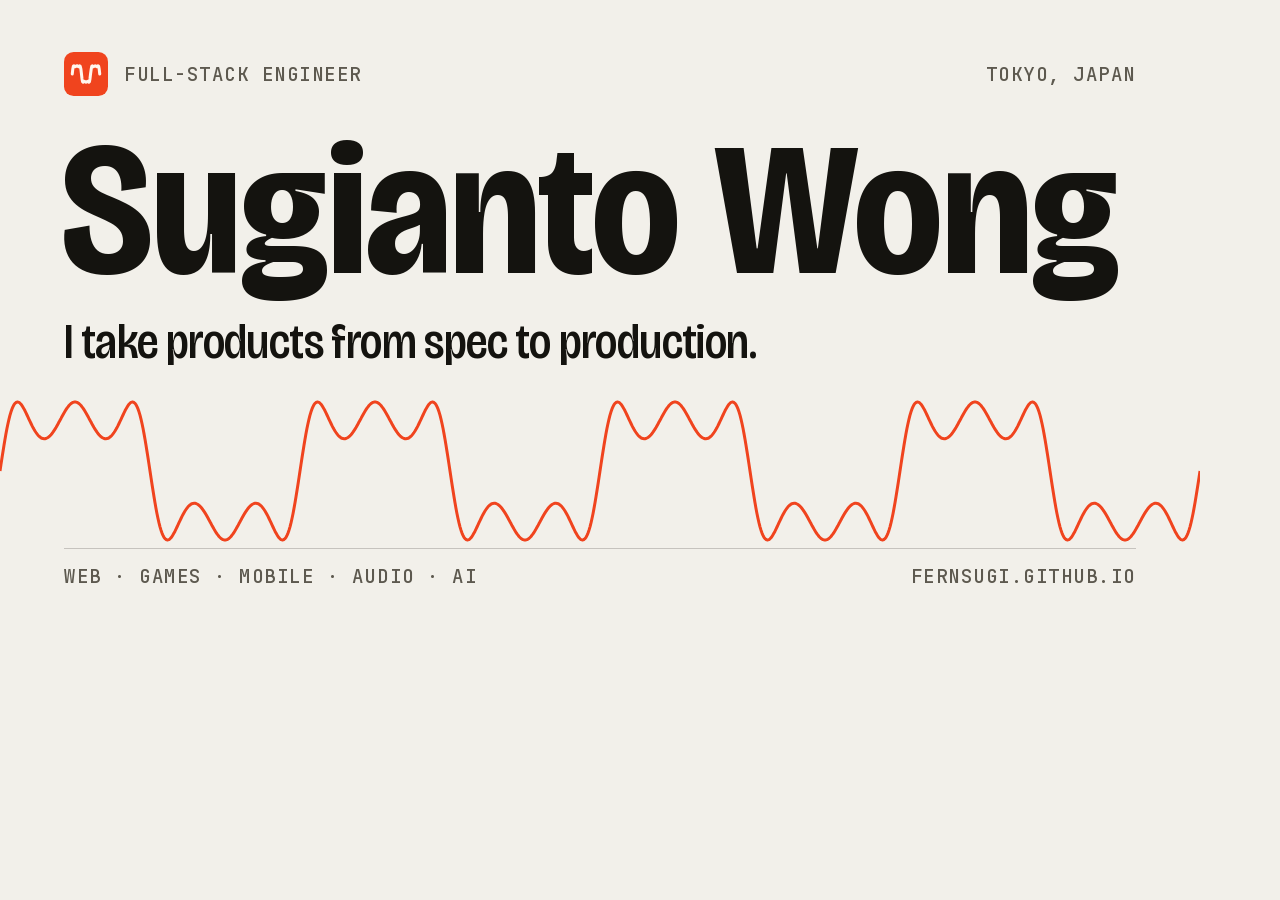
<file: src/og.html>
<!DOCTYPE html>
<!--
  Social preview card (assets/og.png), 1200 × 630.
  Regenerate after changing it:
    npx playwright screenshot --viewport-size=1200,630 src/og.html assets/og.png
-->
<html lang="en">
<meta charset="utf-8">
<title>Social preview card</title>
<style>
  @font-face { font-family: "Bricolage Display"; src: url("../assets/fonts/bricolage-display.woff2") format("woff2"); font-weight: 400 800; }
  @font-face { font-family: "Bricolage Text"; src: url("../assets/fonts/bricolage-text.woff2") format("woff2"); font-weight: 300 700; }
  @font-face { font-family: "JetBrains Mono"; src: url("../assets/fonts/jetbrains-mono.woff2") format("woff2"); font-weight: 400 700; }
  * { box-sizing: border-box; margin: 0; }
  html, body { width: 1200px; height: 630px; overflow: hidden; }
  body { position: relative; background: #f2f0ea; color: #14130f; font-family: "Bricolage Text", sans-serif; -webkit-font-smoothing: antialiased; }
  .pad { position: absolute; inset: 0; padding: 52px 64px; display: flex; flex-direction: column; }
  .row { display: flex; align-items: center; justify-content: space-between; font: 500 19px/1 "JetBrains Mono", monospace; letter-spacing: .08em; text-transform: uppercase; color: #5d594f; }
  .row span { display: flex; align-items: center; gap: 16px; }
  .seal { width: 44px; height: 44px; }
  h1 { margin: 34px 0 0 -4px; font: 700 189px/.86 "Bricolage Display", sans-serif; letter-spacing: -.005em; white-space: nowrap; }
  p { margin-top: 24px; font: 500 50px/1 "Bricolage Display", sans-serif; letter-spacing: -.012em; }
  .wave { position: absolute; left: 0; right: 0; bottom: 84px; width: 1200px; height: 150px; }
  .wave path { fill: none; stroke: #f0441e; stroke-width: 3; stroke-linejoin: round; }
  .foot { position: absolute; left: 64px; right: 64px; bottom: 44px; padding-top: 18px; border-top: 1px solid rgb(20 19 15 / .2); }
</style>
<div class="pad">
  <div class="row">
    <span><svg class="seal" viewBox="0 0 32 32"><rect width="32" height="32" rx="7" fill="#f0441e"/><path id="mark" transform="translate(6 9)" fill="none" stroke="#fff6ee" stroke-width="2.2" stroke-linecap="round" stroke-linejoin="round"/></svg>Full-Stack Engineer</span>
    <span>Tokyo, Japan</span>
  </div>
  <h1>Sugianto Wong</h1>
  <p>I take products from spec to production.</p>
</div>
<svg class="wave" viewBox="0 0 1200 150" aria-hidden="true"><path id="wave"/></svg>
<div class="row foot"><span>Web · Games · Mobile · Audio · AI</span><span>fernsugi.github.io</span></div>
<script>
  // Same curve as the site's hero: y = sin(θ + index · sin(ratio · θ)).
  const fm = ({ ratio, index, cycles, w, h, pad, steps }) => {
    let d = '';
    for (let i = 0; i <= steps; i++) {
      const th = 2 * Math.PI * cycles * (i / steps);
      const y = h / 2 - (h / 2 - pad) * Math.sin(th + index * Math.sin(ratio * th));
      d += `${i ? 'L' : 'M'}${((i / steps) * w).toFixed(1)} ${y.toFixed(1)}`;
    }
    return d;
  };
  document.getElementById('wave').setAttribute('d', fm({ ratio: 2, index: 1.8, cycles: 4, w: 1200, h: 150, pad: 6, steps: 1200 }));
  document.getElementById('mark').setAttribute('d', fm({ ratio: 2, index: 1.15, cycles: 1.5, w: 20, h: 14, pad: 1, steps: 48 }));
</script>
</html>
</file>
<file: assets/site.css>
/* ==========================================================================
   Sugianto Wong — portfolio
   Hand-written CSS, no preprocessor. Order: fonts, tokens, base, shared pieces,
   header, hero, sections (work, results, experience, skills, about, contact),
   footer, motion, small screens, print.
   ========================================================================== */

/* ── Fonts ─────────────────────────────────────────────────────────────── */

@font-face {
  font-family: "Bricolage Display";
  src: url("fonts/bricolage-display.woff2") format("woff2");
  font-weight: 400 800;
  font-style: normal;
  font-display: block;
}

@font-face {
  font-family: "Bricolage Text";
  src: url("fonts/bricolage-text.woff2") format("woff2");
  font-weight: 300 700;
  font-style: normal;
  font-display: swap;
}

@font-face {
  font-family: "JetBrains Mono";
  src: url("fonts/jetbrains-mono.woff2") format("woff2");
  font-weight: 400 700;
  font-style: normal;
  font-display: swap;
}

/* ── Tokens ────────────────────────────────────────────────────────────── */

:root {
  color-scheme: light;

  --paper: #f2f0ea;
  --paper-2: #e8e5dc;
  --ink: #14130f;
  --ink-2: #45423a;
  --ink-3: #6a665c;
  --line: rgb(20 19 15 / 0.14);
  --line-2: rgb(20 19 15 / 0.32);
  --accent: #f0441e;
  --accent-ink: #c0330d;
  --accent-wash: rgb(240 68 30 / 0.17);
  --ok: #1f7a4d;
  --seal-ink: #fff6ee;
  --on-accent: #14130f;

  --jp: "Hiragino Sans", "Hiragino Kaku Gothic ProN", "Noto Sans JP", "Noto Sans CJK JP",
    "BIZ UDPGothic", "Yu Gothic Medium", "Yu Gothic", Meiryo;
  --sans: "Bricolage Text", system-ui, -apple-system, "Segoe UI", "Helvetica Neue", Arial, sans-serif;
  --display: "Bricolage Display", "Bricolage Text", system-ui, -apple-system, "Segoe UI",
    "Helvetica Neue", Arial, sans-serif;
  --mono: "JetBrains Mono", ui-monospace, "SF Mono", SFMono-Regular, Menlo, Consolas,
    "Liberation Mono", var(--jp), monospace;

  --gutter: clamp(1.25rem, 4vw, 3.5rem);
  --max: 84rem;
  --head-h: 4rem;
  --col-gap: clamp(1rem, 2vw, 1.5rem);
  --ease: cubic-bezier(0.2, 0.7, 0.2, 1);
}

@media (prefers-color-scheme: dark) {
  :root:not([data-theme="light"]) {
    color-scheme: dark;
    --paper: #11100d;
    --paper-2: #1c1b17;
    --ink: #efede6;
    --ink-2: #c3bfb3;
    --ink-3: #948f83;
    --line: rgb(239 237 230 / 0.13);
    --line-2: rgb(239 237 230 / 0.32);
    --accent: #ff5c35;
    --accent-ink: #ff7d5c;
    --accent-wash: rgb(255 92 53 / 0.2);
    --ok: #5fd39a;
  }
}

:root[data-theme="dark"] {
  color-scheme: dark;
  --paper: #11100d;
  --paper-2: #1c1b17;
  --ink: #efede6;
  --ink-2: #c3bfb3;
  --ink-3: #948f83;
  --line: rgb(239 237 230 / 0.13);
  --line-2: rgb(239 237 230 / 0.32);
  --accent: #ff5c35;
  --accent-ink: #ff7d5c;
  --accent-wash: rgb(255 92 53 / 0.2);
  --ok: #5fd39a;
}

/* Japanese text gets Japanese fonts ahead of any generic fallback, so kanji
   never fall through to a Chinese system font. */
:lang(ja) {
  --sans: "Bricolage Text", var(--jp), sans-serif;
  --display: "Bricolage Display", "Bricolage Text", var(--jp), sans-serif;
}

/* ── Base ──────────────────────────────────────────────────────────────── */

*,
*::before,
*::after {
  box-sizing: border-box;
}

html {
  -webkit-text-size-adjust: 100%;
  text-size-adjust: 100%;
  scroll-behavior: smooth;
  scroll-padding-top: calc(var(--head-h) + 1.25rem);
}

body {
  margin: 0;
  background: var(--paper);
  color: var(--ink);
  font-family: var(--sans);
  font-size: 1.0625rem;
  line-height: 1.6;
  font-kerning: normal;
  -webkit-font-smoothing: antialiased;
  -moz-osx-font-smoothing: grayscale;
  text-rendering: optimizeLegibility;
  overflow-x: clip;
}

html:lang(ja) body {
  font-size: 1rem;
  line-height: 1.9;
  letter-spacing: 0.02em;
  line-break: strict;
  overflow-wrap: anywhere;
}

/* Japanese set inside an English sentence. */
:is(span, a, p)[lang="ja"] {
  font-family: var(--sans);
}

h1,
h2,
h3,
h4,
p,
ul,
ol,
dl,
dd,
figure {
  margin: 0;
}

ul,
ol {
  padding: 0;
  list-style: none;
}

h1,
h2,
h3,
h4 {
  font-family: var(--display);
  font-weight: 650;
  line-height: 1.02;
  letter-spacing: -0.015em;
  text-wrap: balance;
}

html:lang(ja) :is(h1, h2, h3, h4) {
  letter-spacing: 0;
  line-height: 1.3;
  font-feature-settings: "palt";
  word-break: auto-phrase;
}

p {
  text-wrap: pretty;
}

/* Short Japanese copy breaks between phrases rather than mid-word, where supported. */
html:lang(ja) :is(.sec-lead, .figure-label, .proj-kind) {
  word-break: auto-phrase;
}

a {
  color: inherit;
  text-decoration-thickness: 0.08em;
  text-underline-offset: 0.22em;
  text-decoration-color: var(--line-2);
  transition: color 0.2s, text-decoration-color 0.2s;
}

a:hover {
  text-decoration-color: var(--accent);
}

strong,
b {
  font-weight: 650;
}

button {
  font: inherit;
  color: inherit;
  background: none;
  border: 0;
  padding: 0;
  cursor: pointer;
}

svg {
  display: block;
}

::selection {
  background: var(--accent);
  color: var(--on-accent);
}

:focus-visible {
  outline: 2px solid var(--accent);
  outline-offset: 3px;
  border-radius: 2px;
}

/* ── Shared pieces ─────────────────────────────────────────────────────── */

.wrap {
  width: min(100% - 2 * var(--gutter), var(--max));
  margin-inline: auto;
}

.vh {
  position: absolute;
  width: 1px;
  height: 1px;
  overflow: hidden;
  clip-path: inset(50%);
  white-space: nowrap;
}

.skip {
  position: fixed;
  top: 0.75rem;
  left: 0.75rem;
  z-index: 100;
  padding: 0.6rem 1rem;
  background: var(--ink);
  color: var(--paper);
  border-radius: 99px;
  font-weight: 600;
  text-decoration: none;
  transform: translateY(-300%);
}

.skip:focus {
  transform: none;
}

/* Small technical captions: section counters, column heads, readouts. */
.label {
  font-family: var(--mono);
  font-size: 0.72rem;
  font-weight: 500;
  line-height: 1.5;
  letter-spacing: 0.08em;
  text-transform: uppercase;
  color: var(--ink-3);
}

html:lang(ja) .label {
  font-size: 0.76rem;
  letter-spacing: 0.06em;
}

.ico {
  flex: none;
  width: 1em;
  height: 1em;
  fill: none;
  stroke: currentColor;
  stroke-width: 1.5;
  stroke-linecap: round;
  stroke-linejoin: round;
  transition: transform 0.25s var(--ease);
}

.btn {
  display: inline-flex;
  align-items: center;
  gap: 0.6em;
  padding: 0.8em 1.3em;
  border-radius: 99px;
  background: var(--ink);
  color: var(--paper);
  font-weight: 600;
  line-height: 1.2;
  text-decoration: none;
  transition: background 0.2s, color 0.2s;
}

.btn:hover {
  background: var(--accent);
  color: var(--on-accent);
}

.btn:hover .ico {
  transform: translateX(0.2em);
}

.link-ext,
.link-in {
  display: inline-flex;
  align-items: center;
  gap: 0.3em;
  font-weight: 600;
  white-space: nowrap;
}

.link-ext:hover .ico {
  transform: translate(0.12em, -0.12em);
}

.link-in:hover .ico {
  transform: translateY(-0.15em);
}

.chip {
  display: inline-flex;
  align-items: center;
  gap: 0.5em;
  padding: 0.42em 0.75em;
  border: 1px solid var(--line-2);
  border-radius: 99px;
  font-family: var(--mono);
  font-size: 0.68rem;
  font-weight: 500;
  line-height: 1.3;
  letter-spacing: 0.07em;
  text-transform: uppercase;
  color: var(--ink-2);
}

html:lang(ja) .chip {
  font-size: 0.74rem;
  letter-spacing: 0.04em;
}

.chip--live::before {
  content: "";
  width: 0.5em;
  height: 0.5em;
  border-radius: 50%;
  background: var(--ok);
}

.tags {
  display: flex;
  flex-wrap: wrap;
  gap: 0.35rem;
}

.tags li {
  padding: 0.38em 0.6em;
  border-radius: 3px;
  background: var(--paper-2);
  font-family: var(--mono);
  font-size: 0.72rem;
  line-height: 1.3;
  letter-spacing: 0;
  color: var(--ink-2);
}

.points {
  display: grid;
  gap: 0.55rem;
}

.points li {
  position: relative;
  padding-left: 1.3em;
}

.points li::before {
  content: "";
  position: absolute;
  left: 0;
  top: 0.78em;
  width: 0.6em;
  height: 1.5px;
  background: var(--accent);
}

html:lang(ja) .points li::before {
  top: 0.95em;
}

.mark {
  width: 1.75rem;
  height: 1.75rem;
  flex: none;
}

.mark--sm {
  width: 1.25rem;
  height: 1.25rem;
}

/* ── Header ────────────────────────────────────────────────────────────── */

.site-head {
  position: sticky;
  top: 0;
  z-index: 50;
  height: var(--head-h);
  background: var(--paper);
  background: color-mix(in srgb, var(--paper) 84%, transparent);
  -webkit-backdrop-filter: blur(14px) saturate(1.5);
  backdrop-filter: blur(14px) saturate(1.5);
  border-bottom: 1px solid transparent;
  transition: border-color 0.3s;
}

.site-head.is-stuck,
.site-head.is-open {
  border-bottom-color: var(--line);
}

.head-in {
  display: flex;
  align-items: center;
  gap: clamp(1rem, 2.5vw, 2rem);
  height: 100%;
}

.brand {
  display: inline-flex;
  align-items: center;
  gap: 0.65rem;
  font-family: var(--display);
  font-size: 1.1rem;
  font-weight: 650;
  letter-spacing: 0.005em;
  text-decoration: none;
  white-space: nowrap;
}

.nav {
  margin-left: auto;
}

.nav ul {
  display: flex;
  gap: clamp(1rem, 2.2vw, 2rem);
}

.nav a {
  position: relative;
  display: block;
  padding: 0.5rem 0;
  font-family: var(--mono);
  font-size: 0.72rem;
  font-weight: 500;
  letter-spacing: 0.08em;
  text-transform: uppercase;
  text-decoration: none;
  color: var(--ink-2);
  white-space: nowrap;
}

html:lang(ja) .nav a {
  font-size: 0.8rem;
  letter-spacing: 0.06em;
}

.nav a::after {
  content: "";
  position: absolute;
  inset: auto 0 0.15rem 0;
  height: 2px;
  background: var(--accent);
  transform: scaleX(0);
  transform-origin: left;
  transition: transform 0.3s var(--ease);
}

.nav a:hover,
.nav a[aria-current="true"] {
  color: var(--ink);
}

.nav a:hover::after,
.nav a[aria-current="true"]::after {
  transform: scaleX(1);
}

.tools {
  display: flex;
  align-items: center;
  gap: 0.5rem;
}

.lang {
  display: flex;
  padding: 2px;
  border: 1px solid var(--line-2);
  border-radius: 99px;
}

.lang a {
  padding: 0.3rem 0.7rem;
  border-radius: 99px;
  font-family: var(--mono);
  font-size: 0.72rem;
  font-weight: 500;
  line-height: 1.4;
  letter-spacing: 0.04em;
  text-decoration: none;
  color: var(--ink-2);
  white-space: nowrap;
}

.lang a:hover {
  color: var(--ink);
}

.lang a[aria-current="true"] {
  background: var(--ink);
  color: var(--paper);
}

.icon-btn {
  display: grid;
  place-items: center;
  width: 2.25rem;
  height: 2.25rem;
  border: 1px solid var(--line-2);
  border-radius: 50%;
  font-size: 1rem;
  transition: background 0.2s, color 0.2s, border-color 0.2s;
}

.icon-btn:hover {
  background: var(--ink);
  border-color: var(--ink);
  color: var(--paper);
}

.icon-btn .ico {
  grid-area: 1 / 1;
}

/* Moon while light, sun while dark: the icon shows where the click will take you. */
.ico-sun {
  display: none;
}

:root[data-theme="dark"] .ico-sun {
  display: block;
}

:root[data-theme="dark"] .ico-moon {
  display: none;
}

@media (prefers-color-scheme: dark) {
  :root:not([data-theme="light"]) .ico-sun {
    display: block;
  }

  :root:not([data-theme="light"]) .ico-moon {
    display: none;
  }
}

.menu-btn {
  display: none;
}

.menu-btn path {
  transition: transform 0.3s var(--ease);
  transform-origin: 8px 8px;
}

.site-head.is-open .menu-a {
  transform: translateY(2.5px) rotate(45deg);
}

.site-head.is-open .menu-b {
  transform: translateY(-2.5px) rotate(-45deg);
}

/* ── Hero ──────────────────────────────────────────────────────────────── */

.hero {
  padding-top: clamp(2rem, 6vh, 4.5rem);
}

.hero > .wrap:first-child {
  container-type: inline-size;
}

/* Sits above the name, whose tall glyph boxes would otherwise cover it. */
.hero-meta {
  position: relative;
  z-index: 1;
  display: flex;
  justify-content: space-between;
  gap: 1rem;
}

.hero-name {
  margin: 0.08em 0 0 -0.02em;
  font-size: clamp(3.6rem, 16vw, 16rem); /* for browsers without container units */
  font-size: clamp(3.6rem, 17.6cqi, 16rem);
  font-weight: 700;
  line-height: 0.86;
  letter-spacing: -0.005em;
  white-space: nowrap;
}

html:lang(ja) .hero-name {
  letter-spacing: -0.005em;
  line-height: 0.86;
  font-feature-settings: normal;
}

.hero-grid {
  display: grid;
  grid-template-columns: repeat(12, 1fr);
  column-gap: var(--col-gap);
  align-items: start;
  margin-top: clamp(1.5rem, 4vh, 2.75rem);
}

.hero-lede {
  grid-column: 1 / span 7;
  font-family: var(--display);
  font-size: clamp(2rem, 4.7vw, 4.4rem);
  font-weight: 500;
  line-height: 1;
  letter-spacing: -0.012em;
  text-wrap: balance;
}

html:lang(ja) .hero-lede {
  font-size: clamp(1.5rem, 3vw, 2.7rem);
  font-weight: 700;
  line-height: 1.4;
  letter-spacing: 0.01em;
  font-feature-settings: "palt";
  word-break: auto-phrase;
}

.hero-side {
  grid-column: 9 / -1;
}

.hero-sub {
  padding-top: 0.35rem;
  color: var(--ink-2);
}

.hero-cta {
  display: flex;
  flex-wrap: wrap;
  align-items: center;
  gap: 0.9rem 1.4rem;
  margin-top: 1.5rem;
}

/* The oscilloscope: a live FM voice drawn full-bleed under the introduction. */
.scope {
  position: relative;
  margin-top: clamp(2rem, 5vh, 3.5rem);
  border-top: 1px solid var(--line);
}

.scope-canvas,
.scope-fallback {
  display: block;
  width: 100%;
  height: clamp(8.5rem, 24vh, 14.5rem);
}

.scope-canvas {
  display: none;
  touch-action: pan-y;
}

.js .scope-canvas {
  display: block;
}

.js .scope-fallback {
  display: none;
}

.scope-fallback path {
  fill: none;
  stroke: var(--accent);
  stroke-width: 1.75;
  stroke-linejoin: round;
}

.scope-bar {
  display: flex;
  align-items: center;
  justify-content: space-between;
  gap: 1rem 2rem;
  min-height: 2.75rem;
  border-top: 1px solid var(--line);
}

.scope-read {
  display: flex;
  flex-wrap: wrap;
  gap: 0.2rem 1.5rem;
}

.scope-read b {
  display: inline-block;
  min-width: 2.6em;
  font-weight: 500;
  font-variant-numeric: tabular-nums;
  color: var(--ink);
}

.scope-name {
  color: var(--accent-ink);
}

.scope-hint {
  margin-left: auto;
}

.sound {
  display: inline-flex;
  align-items: center;
  gap: 0.6em;
  padding: 0.4rem 0.8rem;
  border: 1px solid var(--line-2);
  border-radius: 99px;
  color: var(--ink-2);
  white-space: nowrap;
  transition: background 0.2s, color 0.2s, border-color 0.2s;
}

.sound b {
  font-weight: 500;
  color: var(--ink);
}

.sound i {
  width: 0.55em;
  height: 0.55em;
  border-radius: 50%;
  background: var(--ink-3);
}

.sound:hover {
  border-color: var(--ink);
  color: var(--ink);
}

.sound.is-on {
  background: var(--ink);
  border-color: var(--ink);
  color: var(--paper);
}

.sound.is-on b {
  color: var(--paper);
}

.sound.is-on i {
  background: var(--accent);
}

html:not(.js) .scope-bar {
  display: none;
}

.figures {
  display: grid;
  grid-template-columns: repeat(4, 1fr);
  border-top: 1px solid var(--line);
}

.figure {
  padding: clamp(1.25rem, 2.4vw, 2rem) var(--col-gap) clamp(1.5rem, 2.6vw, 2.25rem);
  border-left: 1px solid var(--line);
}

.figure:first-child {
  padding-left: 0;
  border-left: 0;
}

.figure-num {
  font-family: var(--display);
  font-size: clamp(2.6rem, 5.4vw, 4.75rem);
  font-weight: 650;
  line-height: 1;
  letter-spacing: -0.01em;
}

.figure-num span {
  margin-left: 0.3em;
  font-family: var(--sans);
  font-size: clamp(0.95rem, 1.3vw, 1.15rem);
  font-weight: 600;
  letter-spacing: 0;
}

.figure-label {
  margin-top: 0.5rem;
  font-size: 0.95rem;
  line-height: 1.4;
  color: var(--ink-2);
}

/* ── Sections ──────────────────────────────────────────────────────────── */

.sec {
  padding-top: clamp(4.5rem, 11vw, 9.5rem);
}

.sec-head {
  display: grid;
  grid-template-columns: repeat(12, 1fr);
  column-gap: var(--col-gap);
  margin-bottom: clamp(2.25rem, 5vw, 4.5rem);
  padding-top: 0.85rem;
  border-top: 1px solid var(--ink);
}

.sec-no {
  grid-column: 1 / -1;
  display: flex;
  justify-content: space-between;
  margin-bottom: clamp(1.5rem, 4vw, 3.5rem);
  color: var(--ink);
}

.sec-no span:last-child {
  color: var(--ink-3);
}

.sec-title {
  grid-column: 1 / span 7;
  font-size: clamp(3rem, 8.4vw, 7.5rem);
  line-height: 0.88;
  letter-spacing: -0.012em;
}

.sec-word {
  display: block;
  font-size: inherit;
  line-height: 0.88;
  letter-spacing: -0.012em;
  font-feature-settings: normal;
}

.sec-ja {
  display: block;
  margin-top: 1rem;
  font-family: var(--sans);
  font-size: clamp(1.05rem, 1.5vw, 1.3rem);
  font-weight: 700;
  line-height: 1.4;
  letter-spacing: 0.12em;
  color: var(--ink-2);
}

.sec-lead {
  grid-column: 9 / -1;
  align-self: end;
  font-size: 1.1rem;
  color: var(--ink-2);
}

html:lang(ja) .sec-lead {
  font-size: 1rem;
}

/* ── Work ──────────────────────────────────────────────────────────────── */

.proj {
  display: grid;
  grid-template-columns: repeat(12, 1fr);
  column-gap: var(--col-gap);
  padding-block: clamp(2rem, 4vw, 3.5rem);
  border-top: 1px solid var(--line);
  scroll-margin-top: var(--head-h);
}

.proj:first-child {
  padding-top: 0;
  border-top: 0;
}

.proj-no {
  grid-column: 1;
  padding-top: 0.5rem;
}

.proj-head {
  grid-column: 2 / span 5;
  display: flex;
  flex-direction: column;
  align-items: flex-start;
}

.proj-title {
  font-size: clamp(2rem, 4.4vw, 3.9rem);
  line-height: 0.95;
  letter-spacing: -0.01em;
}

.proj-kind {
  margin-top: 0.8rem;
  font-size: 1.1rem;
  font-weight: 500;
  color: var(--ink-2);
}

.proj-status {
  margin-top: 1.1rem;
}

.proj-where {
  margin-top: 0.75rem;
}

.sig {
  width: min(100%, 30rem);
  height: auto;
  margin-top: auto;
  padding-top: 2rem;
  overflow: visible;
}

.sig path {
  fill: none;
  stroke: var(--accent);
  stroke-width: 1.75;
  stroke-linecap: round;
  stroke-linejoin: round;
}

.proj-body {
  grid-column: 8 / -1;
}

.proj-sum {
  margin-bottom: 1.1rem;
  font-size: 1.1rem;
  font-weight: 500;
  line-height: 1.5;
}

html:lang(ja) .proj-sum {
  font-size: 1.02rem;
  font-weight: 600;
  line-height: 1.8;
}

.proj-body .points {
  color: var(--ink-2);
  font-size: 0.98rem;
}

.proj-body .tags {
  margin-top: 1.4rem;
}

.proj-links {
  margin-top: 1.25rem;
}

.more {
  margin-top: clamp(1rem, 3vw, 2.5rem);
  padding-top: 0.85rem;
  border-top: 1px solid var(--ink);
}

.more-title {
  margin-bottom: 0.85rem;
  font-family: var(--mono);
  font-weight: 500;
  letter-spacing: 0.08em;
  line-height: 1.5;
  color: var(--ink);
}

.more-list li + li {
  border-top: 1px solid var(--line);
}

.more-row {
  display: grid;
  grid-template-columns: repeat(12, 1fr);
  column-gap: var(--col-gap);
  align-items: baseline;
  padding: 1.1rem 0;
  text-decoration: none;
}

.more-name {
  grid-column: 1 / span 4;
  font-family: var(--display);
  font-size: clamp(1.25rem, 2vw, 1.6rem);
  font-weight: 650;
  line-height: 1.15;
  letter-spacing: 0;
  overflow-wrap: anywhere;
}

.more-kind {
  grid-column: 5 / span 2;
}

.more-desc {
  grid-column: 7 / span 5;
  color: var(--ink-2);
  font-size: 0.98rem;
}

.more-row .ico {
  grid-column: 12;
  justify-self: end;
  align-self: center;
  font-size: 1.1rem;
}

a.more-row:hover .more-name {
  color: var(--accent-ink);
}

a.more-row:hover .ico {
  transform: translate(0.15em, -0.15em);
}

/* ── Results ───────────────────────────────────────────────────────────── */

.meters {
  display: grid;
  grid-template-columns: repeat(3, 1fr);
  gap: 1px;
  background: var(--line);
  border-block: 1px solid var(--line);
}

.meter {
  display: flex;
  flex-direction: column;
  padding: clamp(1.25rem, 2.2vw, 2rem);
  background: var(--paper);
}

.meter:nth-child(3n + 1) {
  padding-left: 0;
}

.meter:nth-child(3n) {
  padding-right: 0;
}

.meter-label {
  font-family: var(--mono);
  font-weight: 500;
  line-height: 1.5;
  letter-spacing: 0.08em;
}

html:lang(ja) .meter-label {
  letter-spacing: 0.06em;
  font-feature-settings: normal;
}

.meter-value {
  display: flex;
  flex-wrap: wrap;
  align-items: baseline;
  gap: 0 0.3em;
  margin-top: 1rem;
  font-family: var(--display);
  font-size: clamp(1.9rem, 3.5vw, 3.1rem);
  font-weight: 650;
  line-height: 1.05;
  letter-spacing: -0.005em;
}

html:lang(ja) .meter-value {
  font-size: clamp(1.6rem, 2.9vw, 2.6rem);
  letter-spacing: -0.02em;
  line-height: 1.2;
}

.meter-from {
  font-weight: 500;
  color: var(--ink-3);
}

.meter-arrow {
  color: var(--accent);
  font-weight: 500;
}

/* The full track is the starting value; the solid part is what is left. */
.meter-bar {
  height: 0.5rem;
  margin-top: 1.1rem;
  border-radius: 0 4px 4px 0;
  background: var(--accent-wash);
}

.meter-bar i {
  display: block;
  width: var(--to);
  min-width: 3px;
  height: 100%;
  border-radius: 0 4px 4px 0;
  background: var(--accent);
}

.meter-note {
  margin-top: 1.1rem;
  font-size: 0.95rem;
  line-height: 1.45;
  color: var(--ink-2);
}

.meter-note strong {
  display: block;
  color: var(--ink);
}

.meter-src {
  margin-top: auto;
  padding-top: 1.1rem;
  text-transform: none;
  letter-spacing: 0.02em;
}

.meter--stat .meter-note {
  margin-top: 2.7rem;
}

.log-wrap {
  margin-top: clamp(3rem, 7vw, 6rem);
  scroll-margin-top: var(--head-h);
}

.log {
  width: 100%;
  border-collapse: collapse;
}

.log caption {
  padding-bottom: 1.25rem;
  text-align: left;
}

.log-title {
  display: block;
  font-family: var(--display);
  font-size: clamp(1.75rem, 3.4vw, 2.75rem);
  font-weight: 650;
  line-height: 1;
  letter-spacing: -0.01em;
}

html:lang(ja) .log-title {
  letter-spacing: 0.02em;
  line-height: 1.3;
}

.log caption .label {
  display: block;
  margin-top: 0.6rem;
  text-transform: none;
  letter-spacing: 0.02em;
}

.log th,
.log td {
  padding: 1.15rem var(--col-gap) 1.15rem 0;
  border-top: 1px solid var(--line);
  text-align: left;
  vertical-align: top;
  font-size: 0.98rem;
  line-height: 1.5;
}

html:lang(ja) :is(.log th, .log td) {
  font-size: 0.94rem;
  line-height: 1.75;
}

.log thead th {
  padding-block: 0.7rem;
  border-top: 1px solid var(--ink);
  font-family: var(--mono);
  font-size: 0.72rem;
  font-weight: 500;
  letter-spacing: 0.08em;
  text-transform: uppercase;
  color: var(--ink);
}

html:lang(ja) .log thead th {
  font-size: 0.76rem;
}

html:lang(ja) .log .log-no,
.log .log-no {
  width: 8.33%;
  font-family: var(--mono);
  font-size: 0.72rem;
  line-height: 2.1;
  letter-spacing: 0.08em;
  color: var(--ink-3);
}

.log-problem {
  width: 25%;
  font-family: var(--sans);
  font-weight: 650;
  letter-spacing: 0;
}

.log-action {
  color: var(--ink-2);
}

.log .log-result {
  width: 27%;
  padding-right: 0;
  font-weight: 650;
}

.log-result::before {
  content: "→";
  margin-right: 0.45em;
  font-family: var(--mono);
  font-weight: 500;
  color: var(--accent);
}

/* ── Experience ────────────────────────────────────────────────────────── */

.job {
  display: grid;
  grid-template-columns: repeat(12, 1fr);
  column-gap: var(--col-gap);
  padding-block: clamp(2rem, 4vw, 3.5rem);
  border-top: 1px solid var(--line);
}

.job:first-child {
  padding-top: 0;
  border-top: 0;
}

.job-when {
  grid-column: 1 / span 4;
}

.job-period {
  padding-top: 0.5rem;
  color: var(--ink);
}

.job-meta {
  margin-top: 0.9rem;
  font-size: 0.92rem;
  line-height: 1.5;
  color: var(--ink-2);
}

.job-meta li + li {
  margin-top: 0.2rem;
}

.job-main {
  grid-column: 5 / -1;
  max-width: 52rem;
}

.job-org {
  font-size: clamp(1.9rem, 3.8vw, 3.25rem);
  line-height: 0.98;
  letter-spacing: -0.01em;
}

html:lang(ja) .job-org {
  font-size: clamp(1.6rem, 3.1vw, 2.6rem);
  letter-spacing: 0;
  line-height: 1.25;
}

.job-role {
  margin-top: 0.7rem;
  font-size: 1.1rem;
  font-weight: 600;
  color: var(--accent-ink);
}

.job-sum {
  margin-block: 1.25rem 1.1rem;
  font-size: 1.1rem;
  font-weight: 500;
  line-height: 1.5;
}

html:lang(ja) .job-sum {
  font-size: 1.02rem;
  font-weight: 600;
  line-height: 1.8;
}

.job-main .points {
  color: var(--ink-2);
  font-size: 0.98rem;
}

.job-main .tags {
  margin-top: 1.4rem;
}

.job-more {
  margin-top: 1.25rem;
}

/* ── Skills ────────────────────────────────────────────────────────────── */

.skills {
  display: grid;
  grid-template-columns: repeat(12, 1fr);
  gap: 3rem var(--col-gap);
}

.years {
  grid-column: 1 / span 5;
}

.years figcaption,
.about-langs h3,
.flow-wrap h3,
.route-wrap h3 {
  margin-bottom: 1.1rem;
  padding-bottom: 0.7rem;
  border-bottom: 1px solid var(--ink);
  font-family: var(--mono);
  font-weight: 500;
  line-height: 1.5;
  letter-spacing: 0.08em;
  color: var(--ink);
}

.bars {
  display: grid;
  gap: 0.6rem;
}

.bars li {
  display: grid;
  grid-template-columns: minmax(8.5rem, 11rem) 1fr 4.2rem;
  align-items: center;
  column-gap: 1rem;
  font-size: 0.96rem;
  line-height: 1.3;
}

.bar-name small {
  display: block;
  font-size: 0.78rem;
  color: var(--ink-3);
}

.bar-track {
  height: 0.45rem;
}

.bar-track i {
  display: block;
  width: var(--v);
  height: 100%;
  border-radius: 0 4px 4px 0;
  background: var(--ink);
}

.bar-val {
  font-family: var(--mono);
  font-size: 0.78rem;
  font-variant-numeric: tabular-nums;
  text-align: right;
  color: var(--ink-2);
  white-space: nowrap;
}

.stack {
  grid-column: 7 / -1;
  border-top: 1px solid var(--ink);
}

.stack-row {
  display: grid;
  grid-template-columns: 9.5rem 1fr;
  column-gap: var(--col-gap);
  padding: 0.95rem 0;
  border-bottom: 1px solid var(--line);
}

.stack-row dt {
  padding-top: 0.3rem;
  color: var(--ink);
}

/* ── About ─────────────────────────────────────────────────────────────── */

.about {
  display: grid;
  grid-template-columns: repeat(12, 1fr);
  gap: 3rem var(--col-gap);
}

.about-bio {
  grid-column: 1 / span 7;
  display: grid;
  gap: 1.25rem;
  align-content: start;
  color: var(--ink-2);
}

.about-bio p:first-child {
  font-size: clamp(1.3rem, 2.1vw, 1.75rem);
  font-weight: 500;
  line-height: 1.32;
  letter-spacing: -0.015em;
  color: var(--ink);
}

html:lang(ja) .about-bio p:first-child {
  font-size: clamp(1.1rem, 1.6vw, 1.35rem);
  font-weight: 600;
  line-height: 1.8;
  letter-spacing: 0.02em;
}

.about-langs {
  grid-column: 9 / -1;
}

.langs li {
  display: grid;
  grid-template-columns: 1fr auto;
  align-items: baseline;
  column-gap: 1rem;
  padding: 0.6rem 0;
  border-bottom: 1px solid var(--line);
}

.lang-native {
  font-family: var(--display);
  font-size: 1.35rem;
  font-weight: 600;
  line-height: 1.3;
  letter-spacing: 0;
  color: var(--ink-2);
}

.is-strong .lang-native {
  color: var(--ink);
}

.lang-name {
  grid-column: 1;
  grid-row: 2;
  font-size: 0.86rem;
  line-height: 1.3;
  color: var(--ink-3);
}

.lang-level {
  grid-column: 2;
  grid-row: 1;
}

.is-strong .lang-level {
  color: var(--accent-ink);
}

.flow-wrap,
.route-wrap {
  margin-top: clamp(3rem, 6vw, 5rem);
}

.flow {
  display: flex;
  flex-wrap: wrap;
  align-items: baseline;
  gap: 0.2em 0;
  font-family: var(--display);
  font-size: clamp(1.4rem, 3.1vw, 2.75rem);
  font-weight: 600;
  line-height: 1.15;
  letter-spacing: -0.008em;
}

html:lang(ja) .flow {
  font-size: clamp(1.2rem, 2.5vw, 2.1rem);
  font-weight: 700;
  letter-spacing: 0;
  line-height: 1.5;
  font-feature-settings: "palt";
}

.flow li {
  white-space: nowrap;
}

.flow li:not(:last-child)::after {
  content: "→";
  margin-inline: 0.4em;
  font-family: var(--mono);
  font-size: 0.72em;
  font-weight: 400;
  color: var(--accent);
}

.route {
  display: grid;
  grid-template-columns: repeat(4, 1fr);
  margin-top: 1.75rem;
  border-top: 1px solid var(--line-2);
}

.route li {
  position: relative;
  padding: 1.4rem var(--col-gap) 0 0;
}

.route li::before {
  content: "";
  position: absolute;
  top: -5px;
  left: 0;
  width: 9px;
  height: 9px;
  border: 2px solid var(--ink);
  border-radius: 50%;
  background: var(--paper);
}

.route li:last-child::before {
  border-color: var(--accent);
  background: var(--accent);
}

.route-when {
  display: flex;
  flex-wrap: wrap;
  gap: 0 0.9em;
}

.route-when span:first-child {
  color: var(--ink);
}

.route-title {
  margin-top: 0.6rem;
  font-size: 1.25rem;
  line-height: 1.15;
  letter-spacing: 0;
}

html:lang(ja) .route-title {
  font-size: 1.1rem;
  line-height: 1.45;
}

.route-desc {
  margin-top: 0.5rem;
  font-size: 0.94rem;
  line-height: 1.5;
  color: var(--ink-2);
}

html:lang(ja) .route-desc {
  font-size: 0.9rem;
  line-height: 1.75;
}

/* ── Contact ───────────────────────────────────────────────────────────── */

.sec--contact {
  padding-bottom: clamp(4rem, 9vw, 7.5rem);
}

.contact-mail {
  display: flex;
  flex-wrap: wrap;
  align-items: center;
  gap: 0.75rem 1.5rem;
}

.contact-mail a {
  font-family: var(--display);
  font-size: clamp(1.75rem, 7.4vw, 6.75rem);
  font-weight: 650;
  line-height: 1;
  letter-spacing: -0.012em;
  text-decoration-thickness: 0.05em;
  text-underline-offset: 0.12em;
  text-decoration-color: var(--accent);
  overflow-wrap: anywhere;
}

.contact-mail a:hover {
  color: var(--accent-ink);
}

.copy {
  padding: 0.5rem 0.9rem;
  border: 1px solid var(--line-2);
  border-radius: 99px;
  color: var(--ink-2);
  transition: background 0.2s, color 0.2s, border-color 0.2s;
}

.copy:hover,
.copy.is-done {
  background: var(--ink);
  border-color: var(--ink);
  color: var(--paper);
}

html:not(.js) .copy {
  display: none;
}

.contact-list {
  display: grid;
  grid-template-columns: repeat(4, 1fr);
  column-gap: var(--col-gap);
  margin-top: clamp(2.5rem, 6vw, 4.5rem);
  border-top: 1px solid var(--line);
}

.contact-list > div {
  padding-top: 0.9rem;
}

.contact-list dd {
  margin-top: 0.5rem;
  font-weight: 500;
}

.contact-list dd a + a {
  margin-left: 1.1rem;
}

/* ── Footer ────────────────────────────────────────────────────────────── */

.site-foot {
  border-top: 1px solid var(--ink);
  font-size: 0.86rem;
  line-height: 1.5;
  color: var(--ink-2);
}

.foot-in {
  display: grid;
  grid-template-columns: repeat(12, 1fr);
  column-gap: var(--col-gap);
  align-items: start;
  padding-block: 1.5rem 2.5rem;
}

.foot-copy {
  grid-column: 1 / span 4;
  display: flex;
  align-items: center;
  gap: 0.6rem;
  font-weight: 600;
  color: var(--ink);
}

.foot-note {
  grid-column: 5 / span 5;
}

.foot-links {
  grid-column: 10 / -1;
  display: flex;
  flex-wrap: wrap;
  justify-content: flex-end;
  gap: 0.3rem 1.25rem;
}

/* ── 404 ───────────────────────────────────────────────────────────────── */

.lost-in {
  display: grid;
  align-content: center;
  gap: 1rem;
  min-height: 100vh;
  min-height: 100svh;
  padding-block: 3rem;
}

.lost-title {
  font-size: clamp(3rem, 13vw, 10rem);
  line-height: 0.88;
  letter-spacing: -0.012em;
}

.lost-line {
  width: 100%;
  height: 3.75rem;
  margin-block: 0.5rem;
}

.lost-line path {
  fill: none;
  stroke: var(--accent);
  stroke-width: 1.75;
  stroke-linejoin: round;
}

.lost-links {
  display: flex;
  flex-wrap: wrap;
  align-items: center;
  gap: 1rem 1.5rem;
  margin-top: 1rem;
}

/* ── Motion ────────────────────────────────────────────────────────────── */

@media (prefers-reduced-motion: no-preference) {
  .hero-meta,
  .hero-name span,
  .hero-lede,
  .hero-side,
  .scope,
  .figures {
    animation: rise 0.9s var(--ease) both;
  }

  .hero-name span {
    display: inline-block;
    animation-duration: 1.1s;
  }

  .hero-name span:nth-child(1) {
    animation-delay: 0.05s;
  }

  .hero-name span:nth-child(2) {
    animation-delay: 0.13s;
  }

  .hero-lede {
    animation-delay: 0.22s;
  }

  .hero-side {
    animation-delay: 0.3s;
  }

  .scope {
    animation-name: fade;
    animation-delay: 0.38s;
  }

  .figures {
    animation-delay: 0.46s;
  }

  /* Reveals only arm once the script has confirmed it is running. */
  .reveal-on .reveal {
    opacity: 0;
    transform: translateY(1.25rem);
    transition: opacity 0.8s var(--ease), transform 0.8s var(--ease);
  }

  .reveal-on .reveal.is-in {
    opacity: 1;
    transform: none;
  }

  .reveal-on .meter-bar i {
    width: 100%;
    transition: width 1.4s var(--ease) 0.3s;
  }

  .reveal-on .is-in .meter-bar i {
    width: var(--to);
  }

  .reveal-on .bar-track i {
    width: 0;
    transition: width 1s var(--ease) calc(var(--i, 0) * 45ms + 0.15s);
  }

  .reveal-on .is-in .bar-track i {
    width: var(--v);
  }

  .reveal-on .sig path {
    stroke-dasharray: 1;
    stroke-dashoffset: 1;
    transition: stroke-dashoffset 1.6s var(--ease) 0.2s;
  }

  .reveal-on .is-in .sig path {
    stroke-dashoffset: 0;
  }

  .chip--live::before {
    animation: pulse 2.6s ease-out infinite;
  }
}

@keyframes rise {
  from {
    opacity: 0;
    transform: translateY(0.4em);
  }
}

@keyframes fade {
  from {
    opacity: 0;
  }
}

@keyframes pulse {
  0% {
    box-shadow: 0 0 0 0 color-mix(in srgb, var(--ok) 55%, transparent);
  }

  70%,
  100% {
    box-shadow: 0 0 0 0.5em transparent;
  }
}

@media (prefers-reduced-motion: reduce) {
  html {
    scroll-behavior: auto;
  }

  * {
    transition-duration: 0.01ms !important;
  }
}

/* ── Medium screens ────────────────────────────────────────────────────── */

@media (max-width: 68rem) {
  .hero-lede {
    grid-column: 1 / span 6;
  }

  .hero-side {
    grid-column: 7 / -1;
  }

  .sec-lead {
    grid-column: 8 / -1;
  }

  .proj-body {
    grid-column: 7 / -1;
  }

  .about-bio {
    grid-column: 1 / span 7;
  }

  .about-langs {
    grid-column: 8 / -1;
  }

  .more-kind {
    grid-column: 5 / span 3;
  }

  .more-desc {
    grid-column: 8 / span 4;
  }
}

/* ── Small screens ─────────────────────────────────────────────────────── */

@media (max-width: 56rem) {
  :root {
    --head-h: 3.5rem;
  }

  /* Navigation folds into a panel under the header. */
  .menu-btn {
    display: grid;
  }

  .nav {
    position: absolute;
    inset: var(--head-h) 0 auto 0;
    margin: 0;
    padding: 0.5rem var(--gutter) 1.25rem;
    background: var(--paper);
    border-bottom: 1px solid var(--line);
    visibility: hidden;
    opacity: 0;
    transform: translateY(-0.5rem);
    transition: opacity 0.25s, transform 0.25s var(--ease), visibility 0.25s;
  }

  .site-head.is-open .nav {
    visibility: visible;
    opacity: 1;
    transform: none;
  }

  .nav ul {
    flex-direction: column;
    gap: 0;
  }

  .nav li + li {
    border-top: 1px solid var(--line);
  }

  .nav a,
  html:lang(ja) .nav a {
    padding: 0.85rem 0;
    font-family: var(--display);
    font-size: 1.6rem;
    font-weight: 650;
    letter-spacing: 0;
    text-transform: none;
    color: var(--ink);
  }

  html:lang(ja) .nav a {
    font-size: 1.25rem;
    letter-spacing: 0.04em;
  }

  .nav a::after {
    display: none;
  }

  .tools {
    margin-left: auto;
  }

  .lang a {
    padding: 0.45rem 0.75rem;
  }

  /* Without the script there is no menu button, so keep the links in reach. */
  html:not(.js) .site-head {
    height: auto;
  }

  html:not(.js) .head-in {
    flex-wrap: wrap;
    padding-block: 0.6rem;
  }

  html:not(.js) .menu-btn {
    display: none;
  }

  html:not(.js) .nav {
    position: static;
    order: 3;
    flex-basis: 100%;
    padding: 0;
    border: 0;
    visibility: visible;
    opacity: 1;
    transform: none;
    overflow-x: auto;
  }

  html:not(.js) .nav ul {
    flex-direction: row;
    gap: 1.25rem;
  }

  html:not(.js) .nav li + li {
    border: 0;
  }

  html:not(.js) .nav a {
    padding: 0.4rem 0;
    font-size: 1rem;
  }

  .hero-grid,
  .sec-head,
  .proj,
  .job,
  .skills,
  .about,
  .foot-in {
    grid-template-columns: 1fr;
  }

  .hero-lede,
  .hero-side,
  .sec-title,
  .sec-lead,
  .proj-no,
  .proj-head,
  .proj-body,
  .job-when,
  .job-main,
  .years,
  .stack,
  .about-bio,
  .about-langs,
  .foot-copy,
  .foot-note,
  .foot-links {
    grid-column: 1 / -1;
  }

  .hero-side {
    margin-top: 1.25rem;
  }

  .scope-hint {
    display: none;
  }

  .figures {
    grid-template-columns: repeat(2, 1fr);
  }

  .figure:nth-child(odd) {
    padding-left: 0;
    border-left: 0;
  }

  .figure:nth-child(n + 3) {
    border-top: 1px solid var(--line);
  }

  .sec-lead {
    margin-top: 1.5rem;
    max-width: 38rem;
  }

  .proj-no {
    padding: 0 0 0.75rem;
  }

  .sig {
    padding-top: 1.5rem;
  }

  .proj-body {
    margin-top: 1.5rem;
  }

  .more-row {
    grid-template-columns: 1fr auto;
    row-gap: 0.3rem;
  }

  .more-name,
  .more-kind,
  .more-desc {
    grid-column: 1;
  }

  .more-row .ico {
    grid-column: 2;
    grid-row: 1;
  }

  .meters {
    grid-template-columns: repeat(2, 1fr);
  }

  .meter:nth-child(n) {
    padding: 1.25rem;
  }

  .meter:nth-child(odd) {
    padding-left: 0;
  }

  .meter:nth-child(even) {
    padding-right: 0;
  }

  .job-when {
    display: flex;
    flex-wrap: wrap;
    align-items: baseline;
    gap: 0.25rem 1.25rem;
    margin-bottom: 1rem;
  }

  .job-period {
    padding-top: 0;
  }

  .job-meta {
    display: flex;
    flex-wrap: wrap;
    gap: 0 0.9rem;
    margin-top: 0;
  }

  .job-meta li + li {
    margin-top: 0;
  }

  .route {
    grid-template-columns: 1fr;
    border-top: 0;
    border-left: 1px solid var(--line-2);
  }

  .route li {
    padding: 0 0 1.75rem 1.5rem;
  }

  .route li:last-child {
    padding-bottom: 0;
  }

  .route li::before {
    top: 0.3rem;
    left: -5px;
  }

  .contact-list {
    grid-template-columns: repeat(2, 1fr);
    row-gap: 1.25rem;
  }

  .foot-in {
    row-gap: 1rem;
  }

  .foot-links {
    justify-content: flex-start;
  }
}

/* The case log restacks on small screens only; print keeps the real table. */
@media screen and (max-width: 56rem) {
  .log thead {
    position: absolute;
    width: 1px;
    height: 1px;
    overflow: hidden;
    clip-path: inset(50%);
  }

  .log,
  .log tbody,
  .log tr,
  .log th,
  .log td,
  .log caption {
    display: block;
    width: auto;
  }

  .log tr {
    position: relative;
    padding: 1.25rem 0 1.25rem 2.75rem;
    border-top: 1px solid var(--line);
  }

  .log tbody tr:first-child {
    border-top-color: var(--ink);
  }

  .log tbody th,
  .log tbody td {
    padding: 0;
    border: 0;
  }

  .log tbody .log-no {
    position: absolute;
    left: 0;
    top: 1.25rem;
    width: auto;
    line-height: 1.75;
  }

  .log .log-problem,
  .log .log-result {
    width: auto;
  }

  .log-problem {
    font-size: 1.05rem;
  }

  .log-action,
  .log tbody .log-result {
    margin-top: 0.6rem;
  }
}

@media (max-width: 36rem) {
  body {
    font-size: 1rem;
  }

  /* The name stays in the link for screen readers; only the mark is shown. */
  .brand span {
    position: absolute;
    width: 1px;
    height: 1px;
    overflow: hidden;
    clip-path: inset(50%);
    white-space: nowrap;
  }

  /* The name takes two lines on phones, sized so the longer word fills the row. */
  .hero-name {
    font-size: clamp(3.5rem, 26.5vw, 9rem);
    font-size: clamp(3.5rem, 30cqi, 9rem);
    white-space: normal;
  }

  .hero-name span {
    display: block;
  }

  .scope-read {
    gap: 0.2rem 1rem;
  }

  .scope-name {
    display: none;
  }

  .meters {
    grid-template-columns: 1fr;
  }

  .meter:nth-child(n) {
    padding: 1.4rem 0;
  }

  .meter--stat .meter-note {
    margin-top: 1.1rem;
  }

  .bars li {
    grid-template-columns: minmax(6.75rem, 8.5rem) 1fr 3.9rem;
    column-gap: 0.7rem;
  }

  .stack-row {
    grid-template-columns: 1fr;
    row-gap: 0.6rem;
  }

  .stack-row dt {
    padding-top: 0;
  }

  .contact-list {
    grid-template-columns: 1fr;
  }
}

/* ── Print ─────────────────────────────────────────────────────────────── */

@page {
  margin: 14mm;
}

@media print {
  :root {
    --paper: #fff;
    --paper-2: #eee;
    --ink: #000;
    --ink-2: #222;
    --ink-3: #555;
    --line: #ccc;
    --line-2: #999;
    --accent: #e0401c;
    --accent-ink: #b5300c;
    --accent-wash: #f6d5cb;
  }

  /* Every rem-based size and space shrinks together. */
  html {
    font-size: 76%;
  }

  .site-head,
  .skip,
  .scope,
  .sig,
  .copy,
  .hero-cta .btn,
  .job-more,
  .foot-links {
    display: none !important;
  }

  .hero {
    padding-top: 0;
  }

  .sec {
    padding-top: 2.5rem;
  }

  .sec-head {
    margin-bottom: 1.5rem;
    break-after: avoid;
  }

  .sec-no {
    margin-bottom: 1rem;
  }

  .sec-title {
    font-size: 3rem;
  }

  .hero-name {
    font-size: 5.5rem;
  }

  .proj,
  .job {
    padding-block: 1.5rem;
  }

  /* Backgrounds are not printed, so the tile grid draws its rules as borders. */
  .meters {
    grid-template-columns: repeat(3, 1fr);
    gap: 0;
    background: none;
    border: 0;
  }

  .meter:nth-child(n) {
    padding: 1.25rem 1.5rem 1.25rem 0;
    border-top: 1px solid var(--line);
  }

  h2,
  h3,
  h4,
  .proj-head,
  .job-when,
  .log caption {
    break-after: avoid;
  }

  .points li,
  .meter,
  .log tr,
  .route li,
  .stack-row,
  .langs li,
  .more-row {
    break-inside: avoid;
  }

  /* Nothing waits for a scroll that will never come. */
  .reveal {
    opacity: 1 !important;
    transform: none !important;
  }

  .meter-bar i {
    width: var(--to) !important;
  }

  .bar-track i {
    width: var(--v) !important;
  }

  .meter-bar,
  .meter-bar i,
  .bar-track i,
  .tags li,
  .mark,
  .chip--live::before,
  .points li::before,
  .route li::before {
    -webkit-print-color-adjust: exact;
    print-color-adjust: exact;
  }

  a {
    text-decoration: none;
  }

  .contact-list a::after {
    content: " (" attr(href) ")";
    font-weight: 400;
  }

  .contact-list a .ico {
    display: none;
  }
}
</file>
